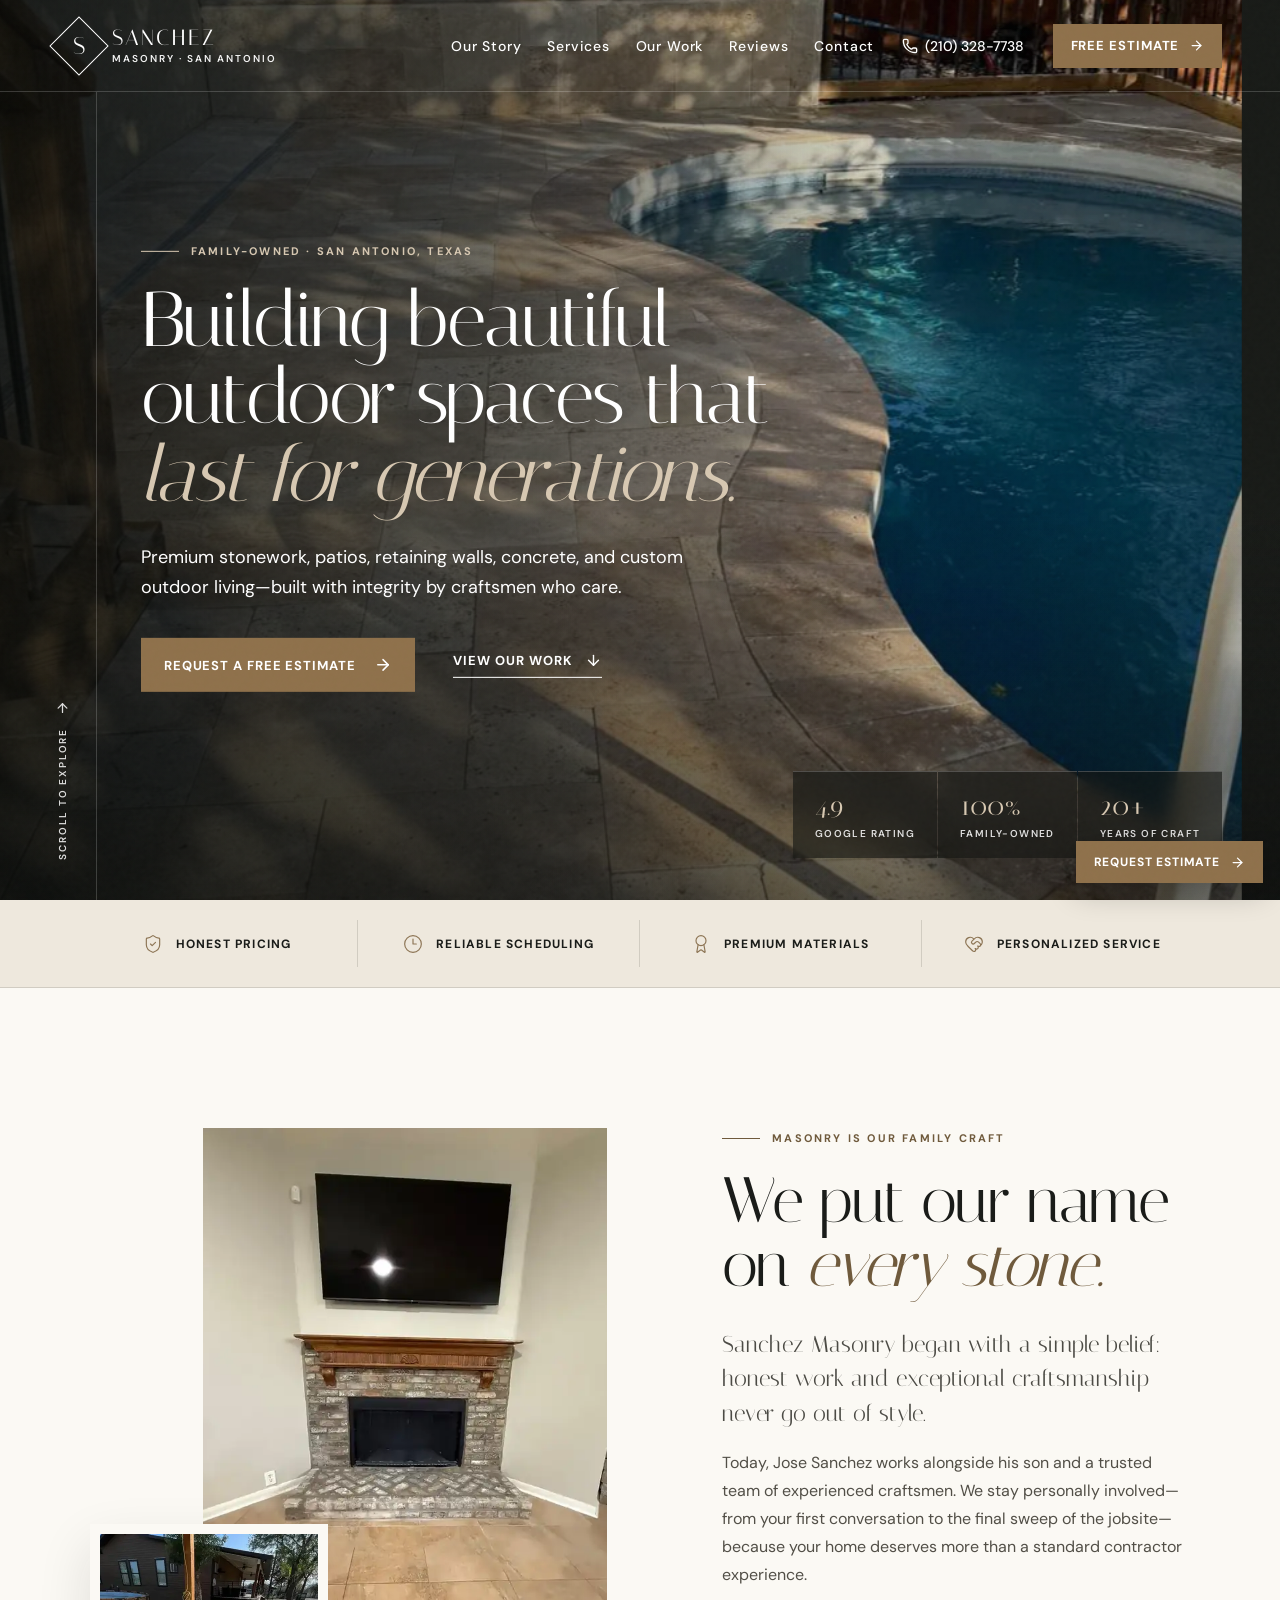
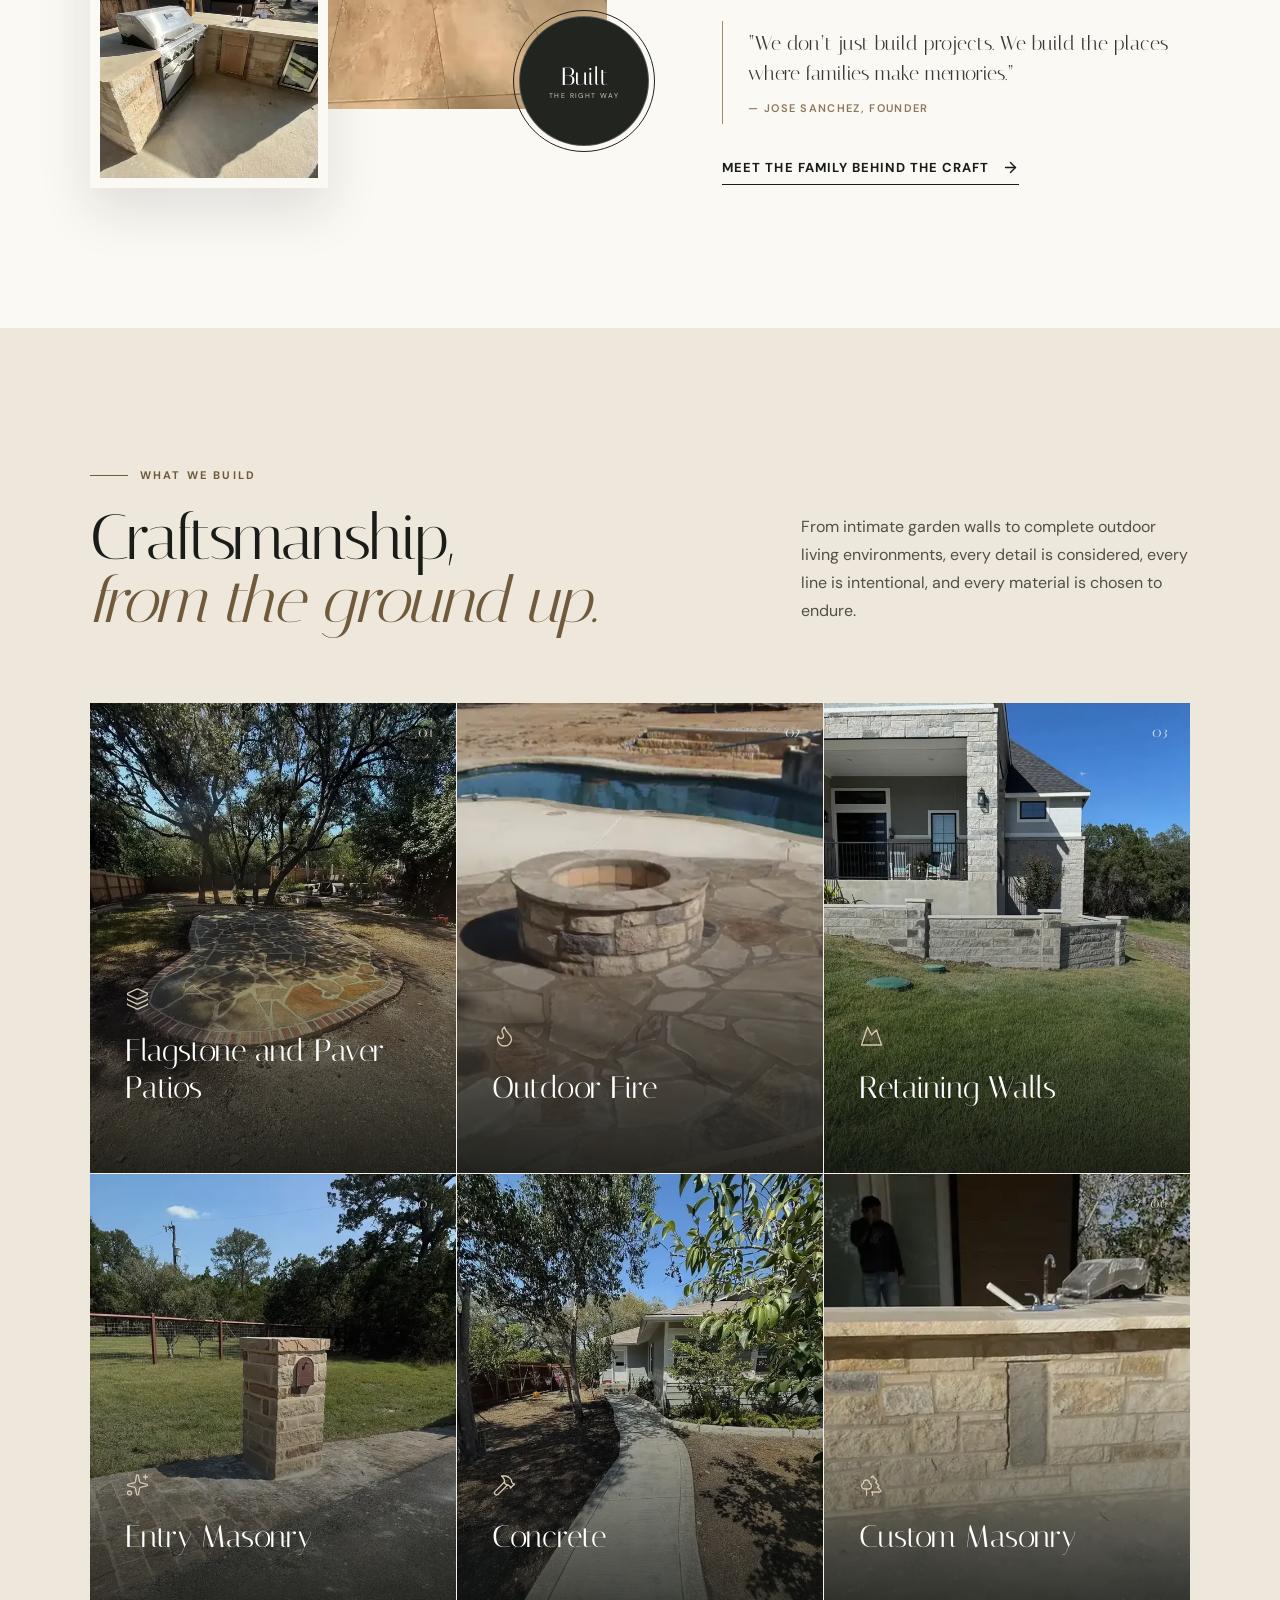
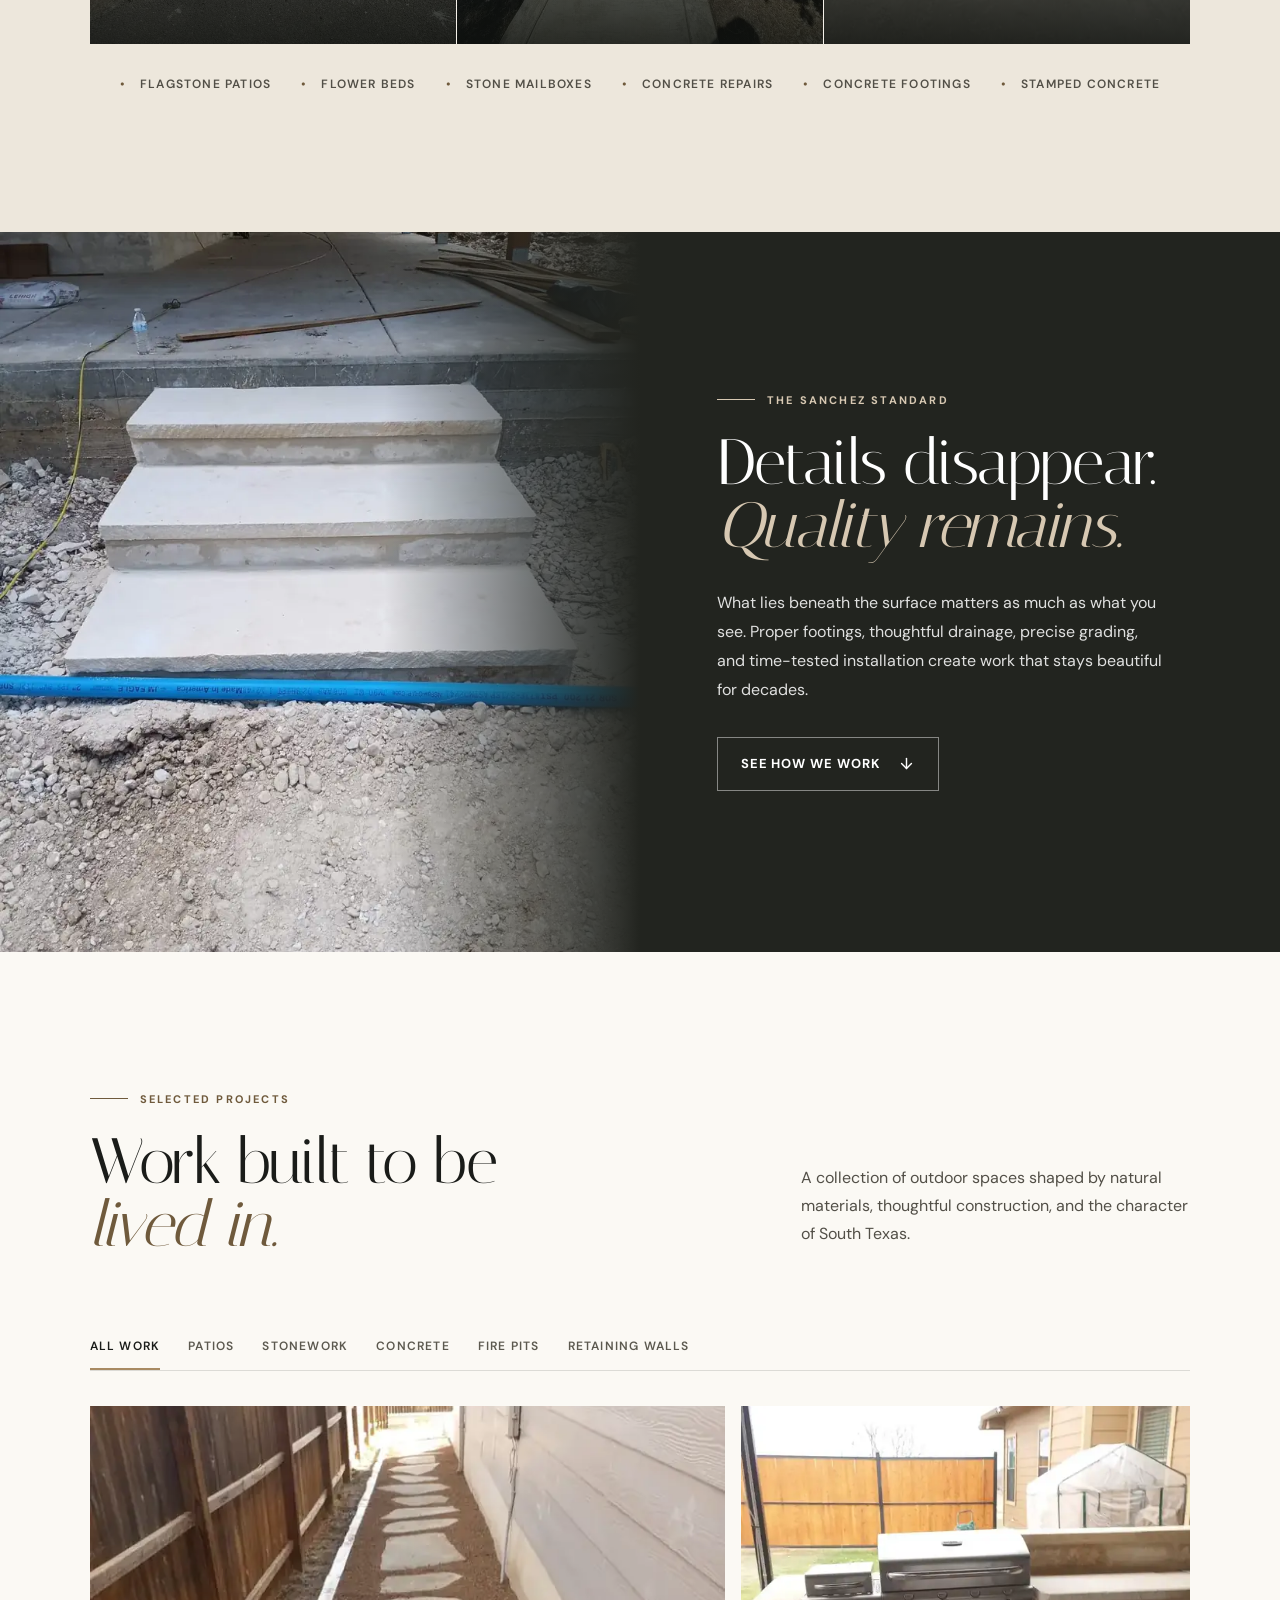
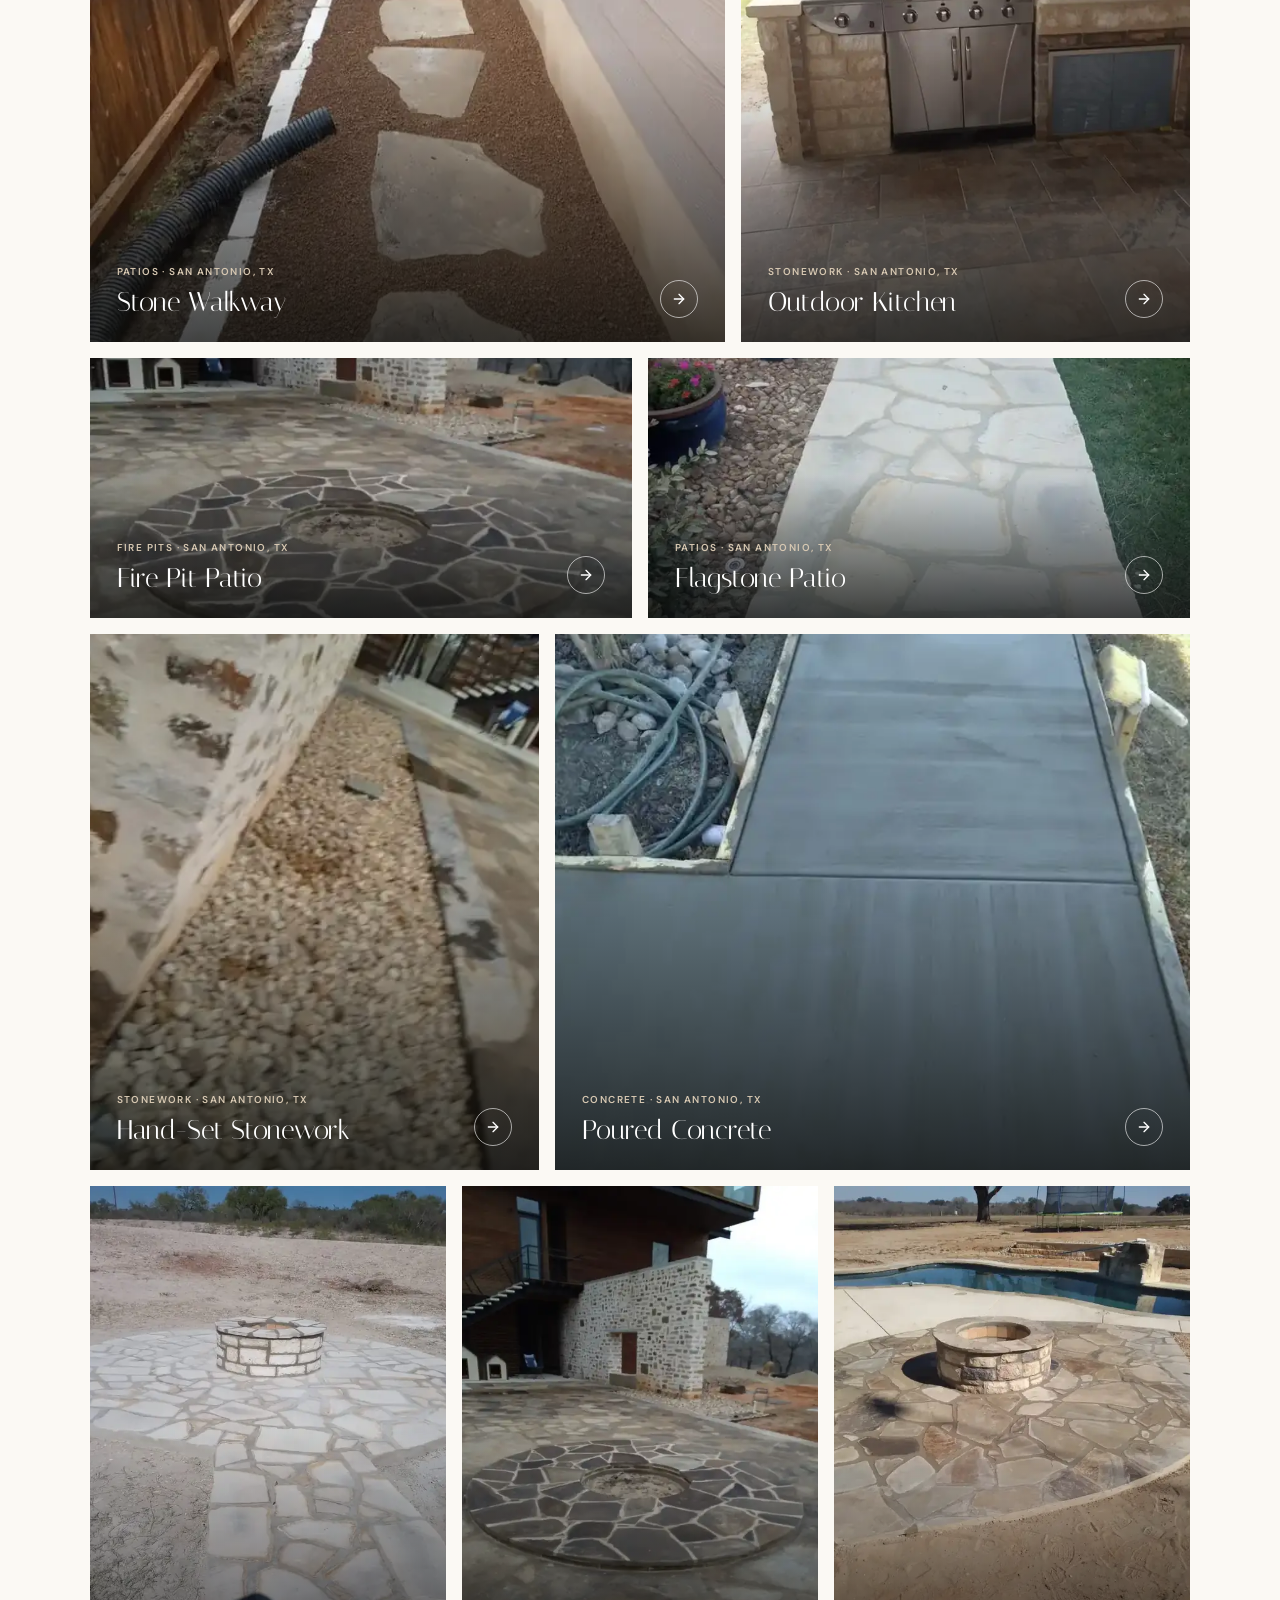
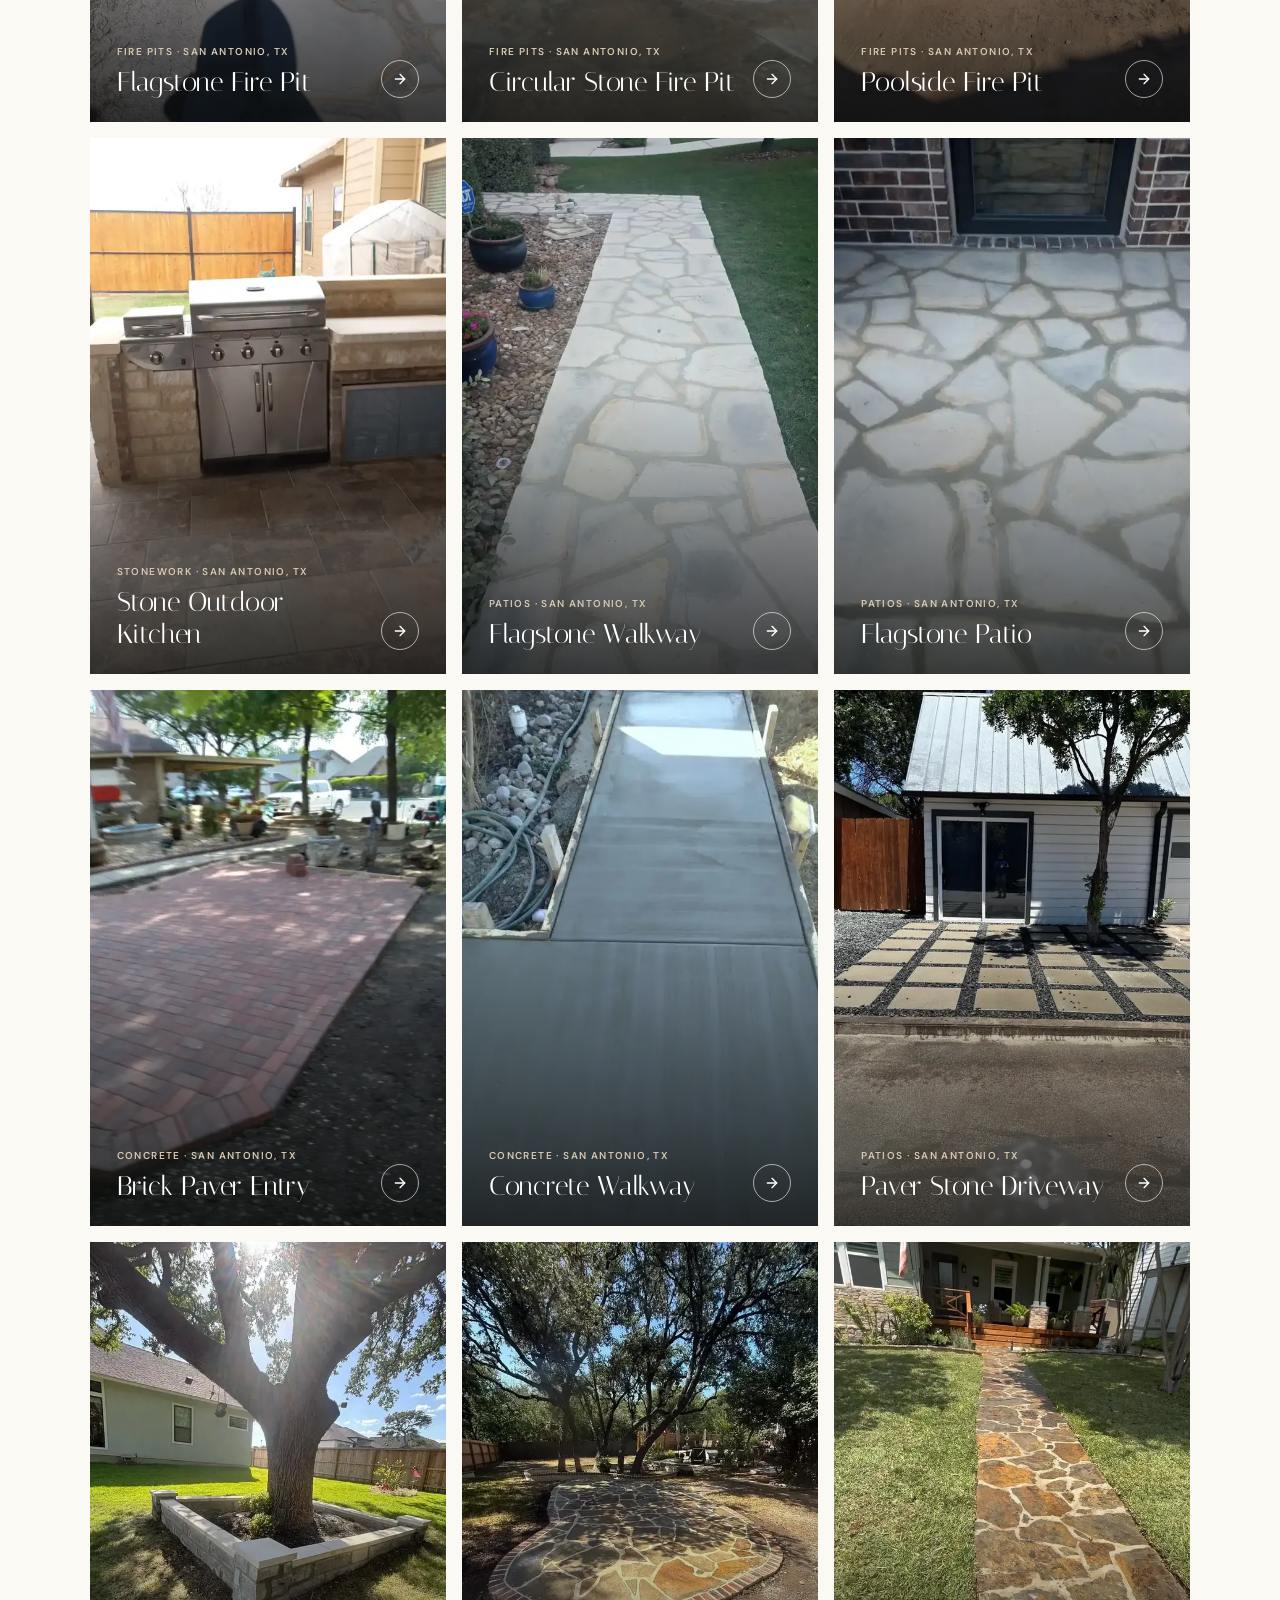
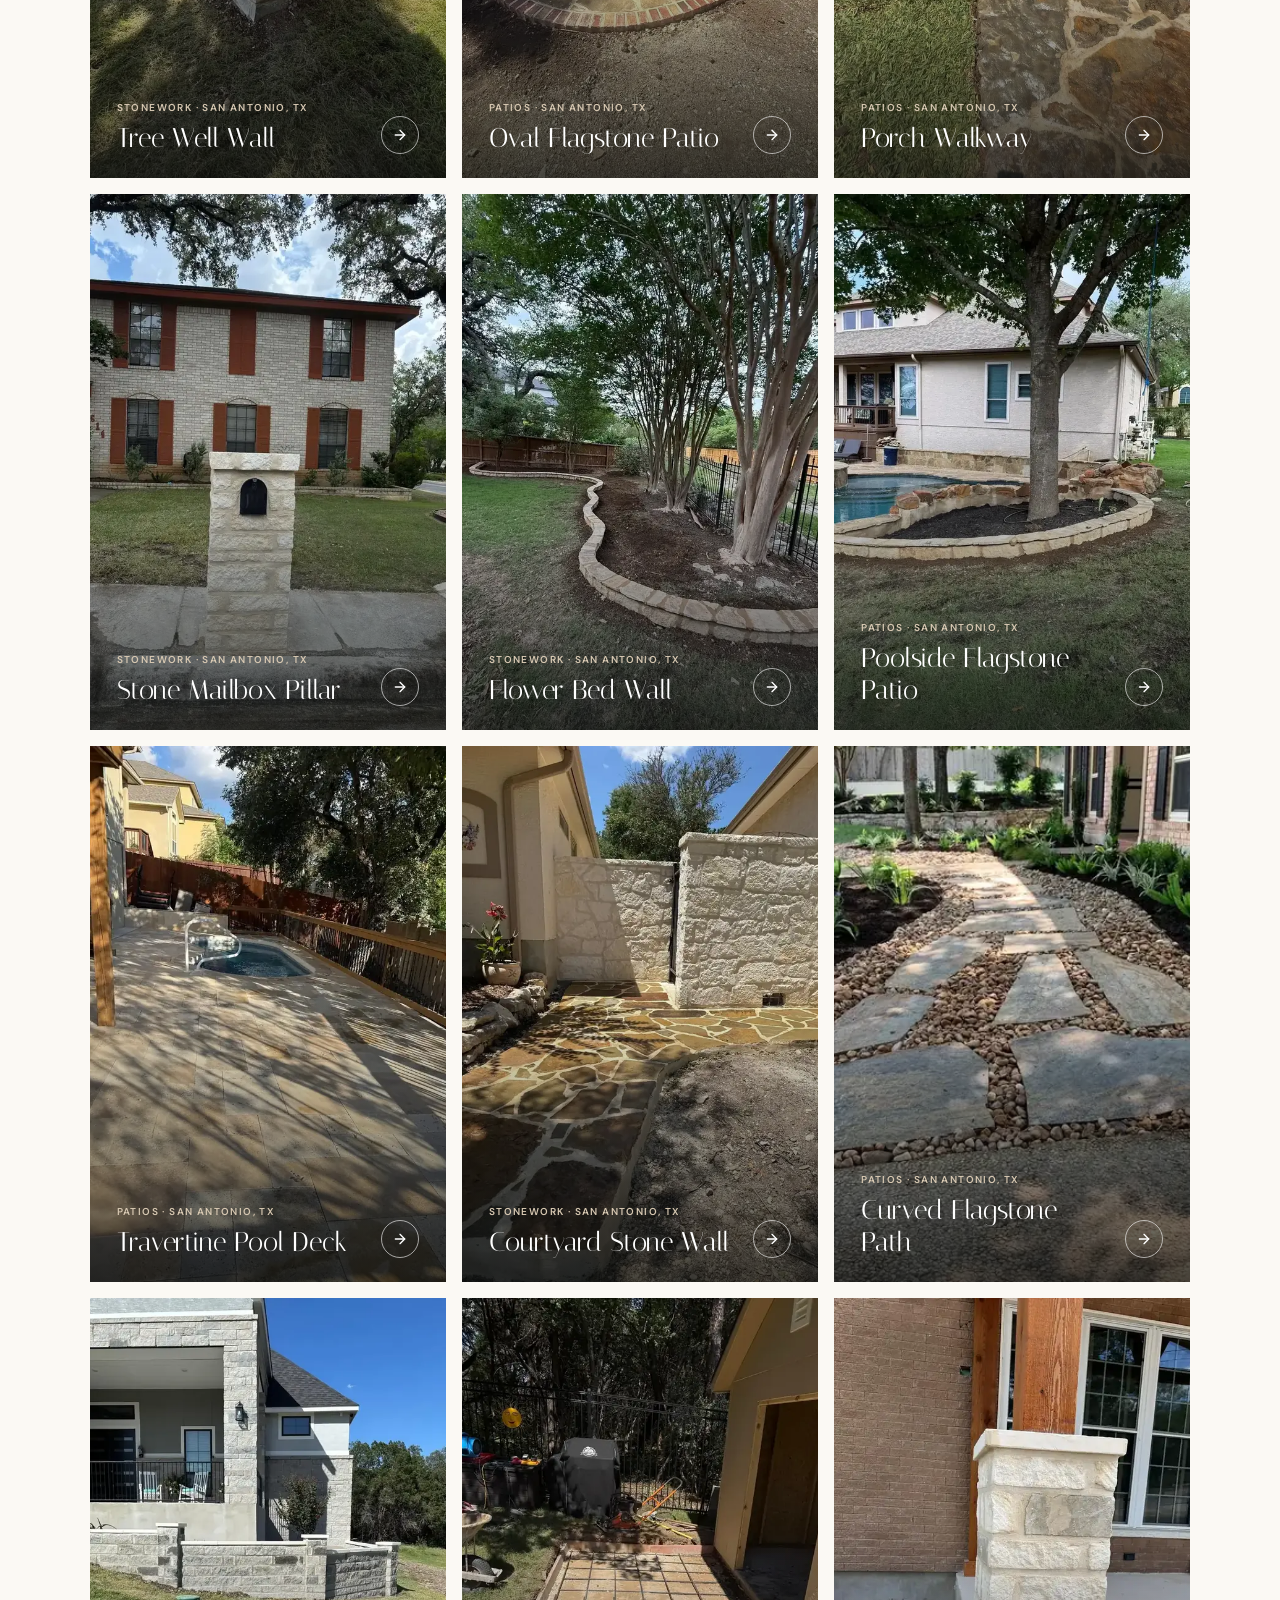
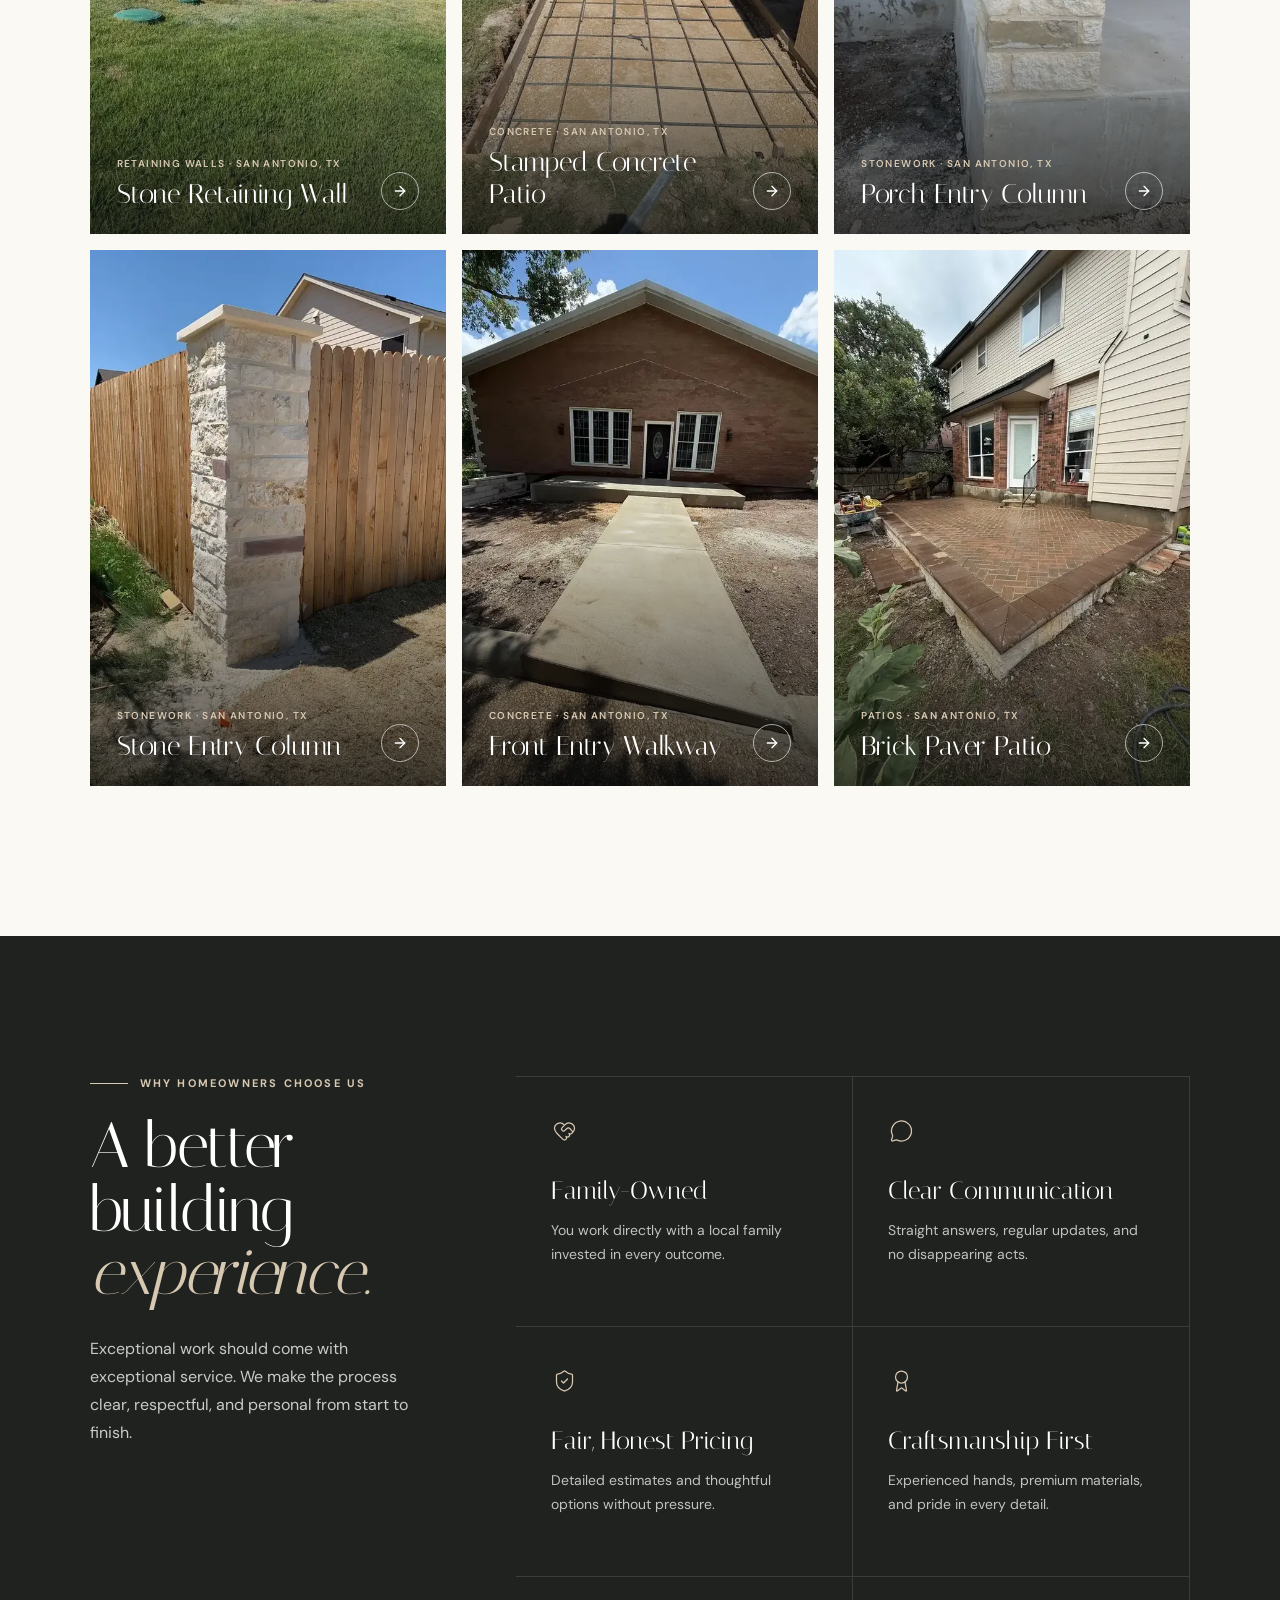
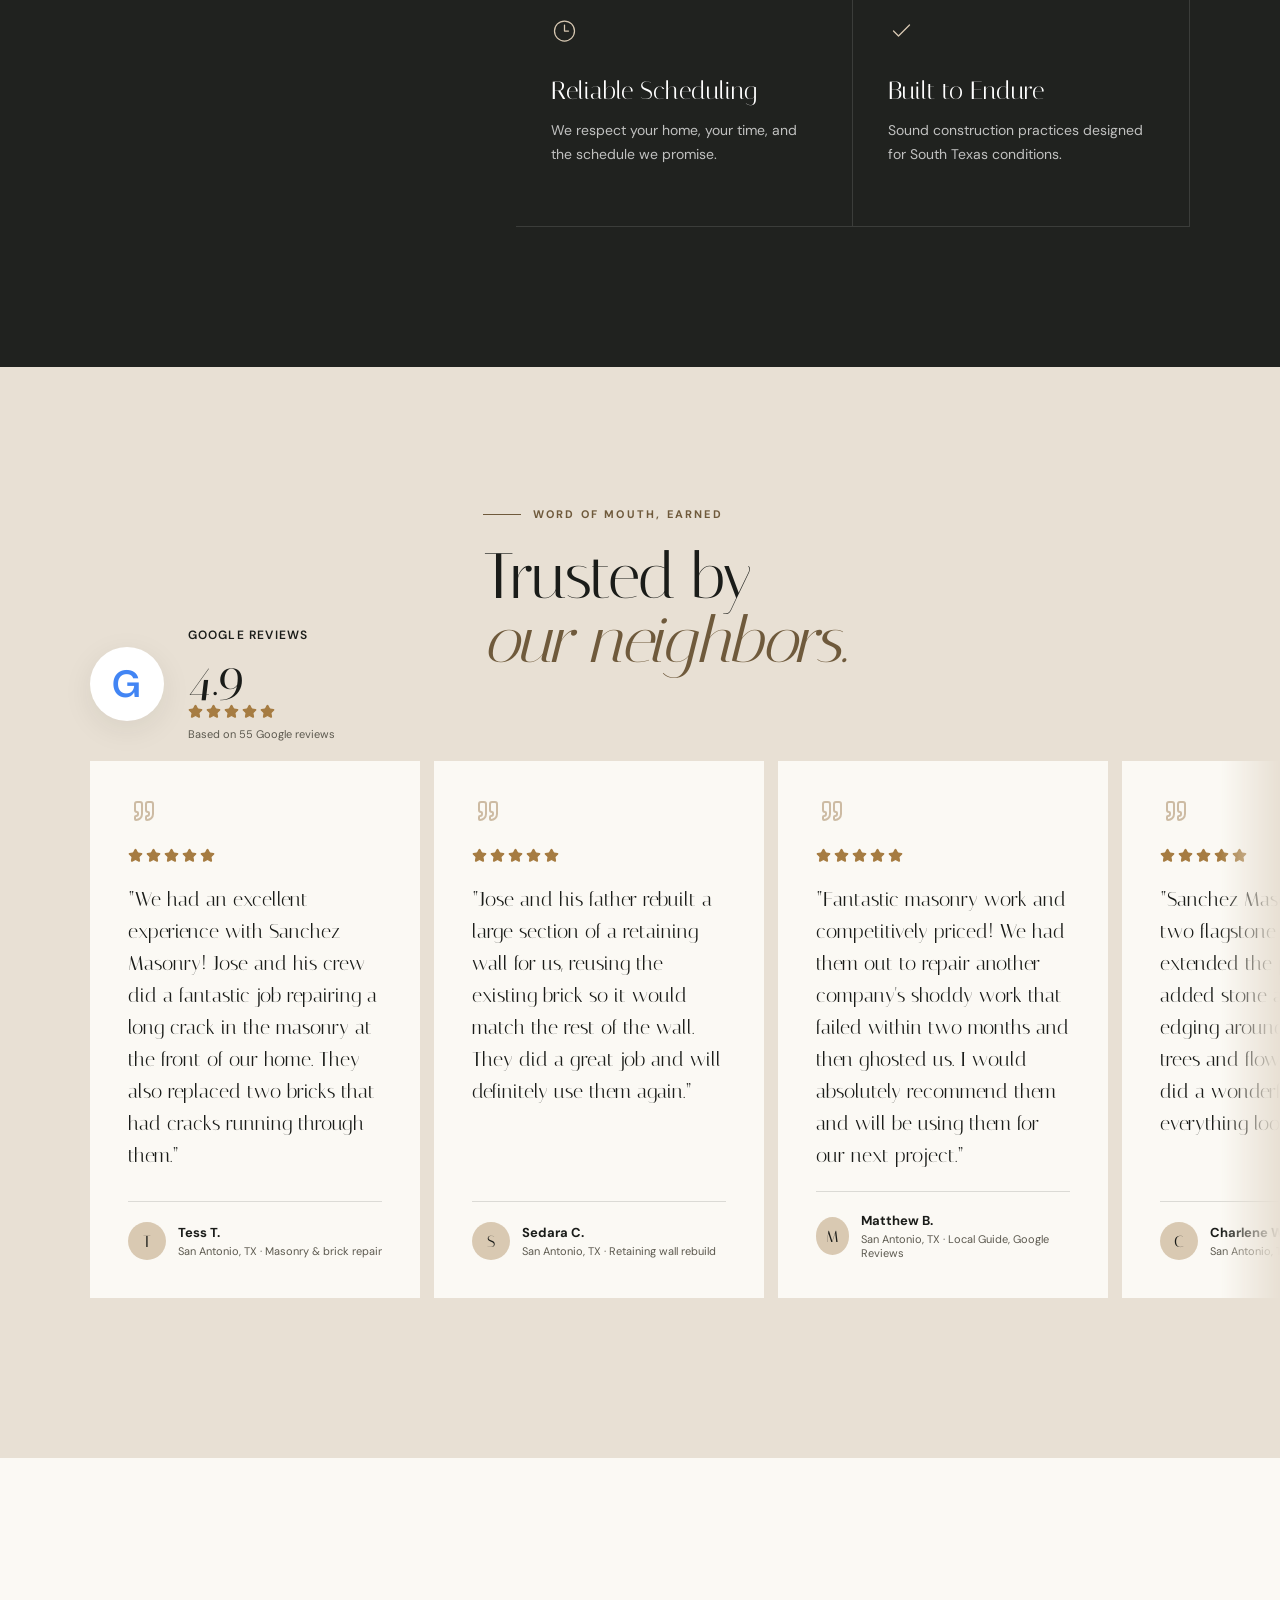
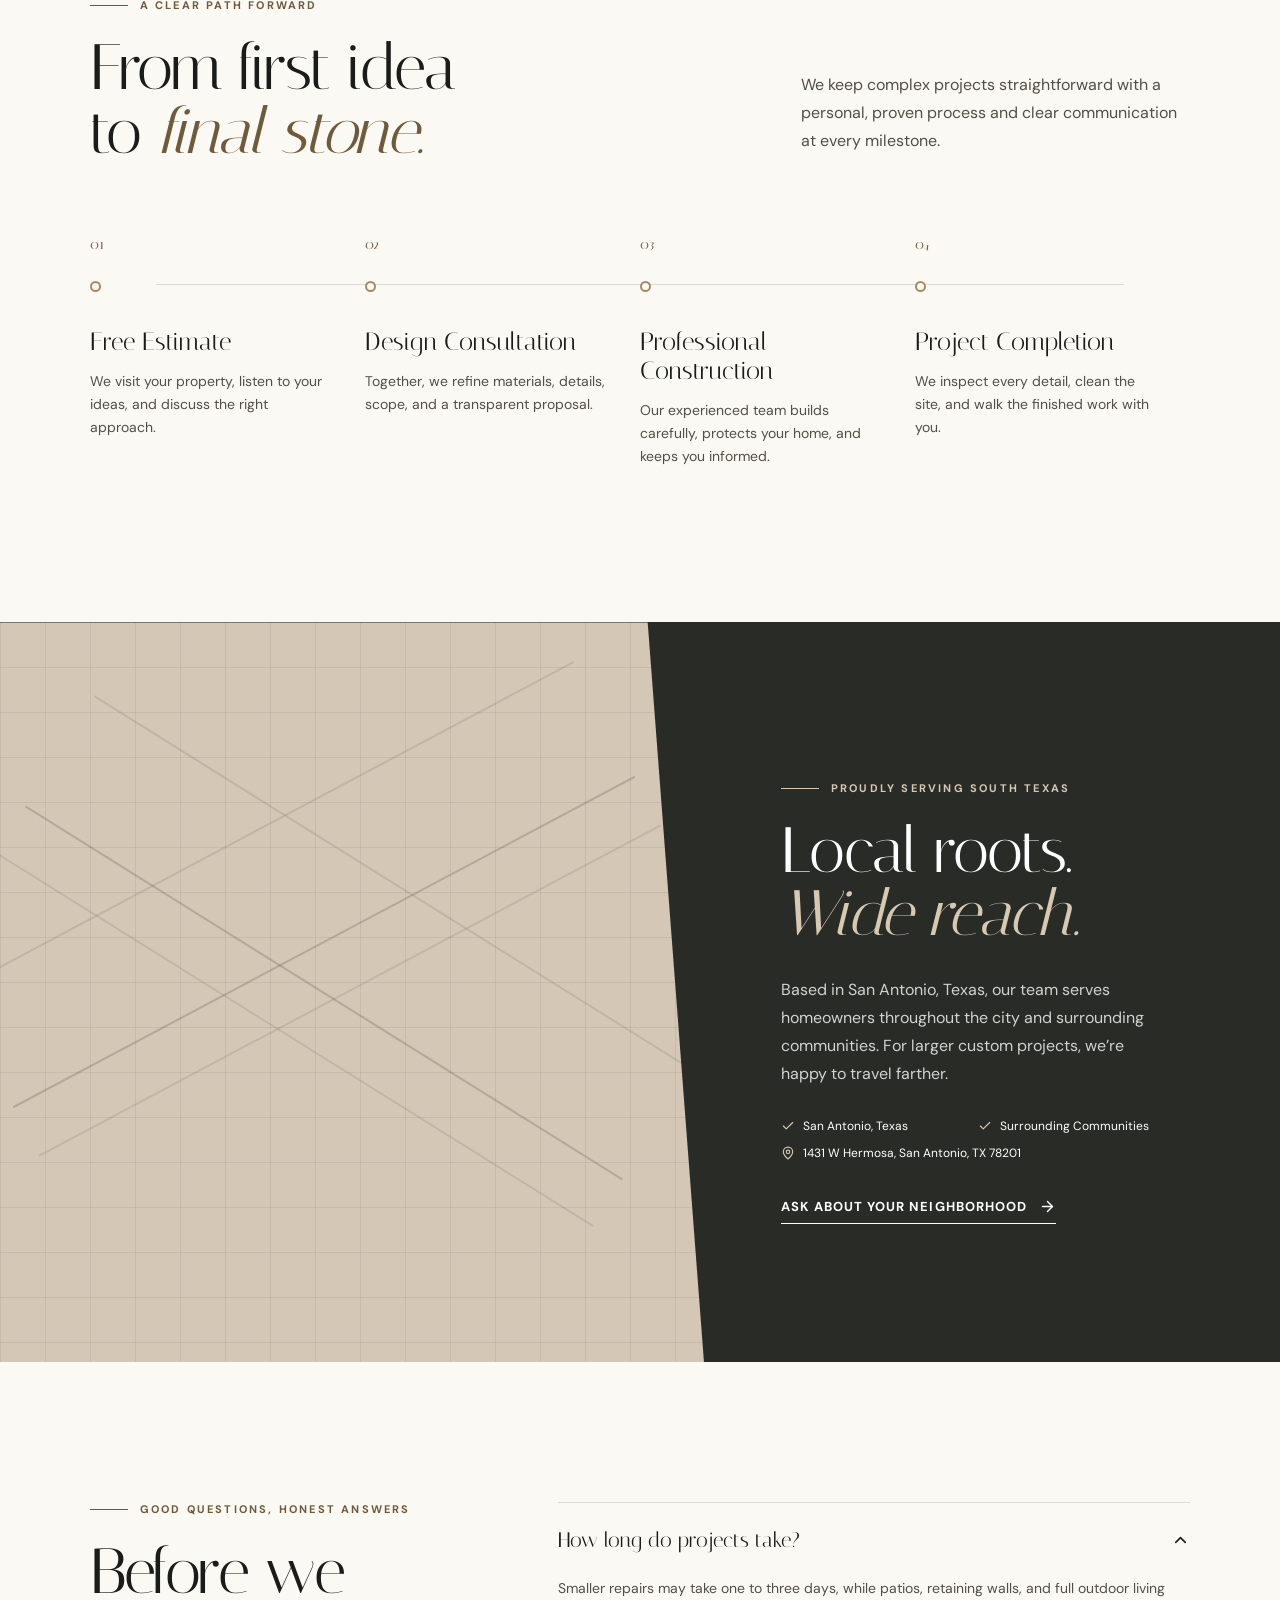
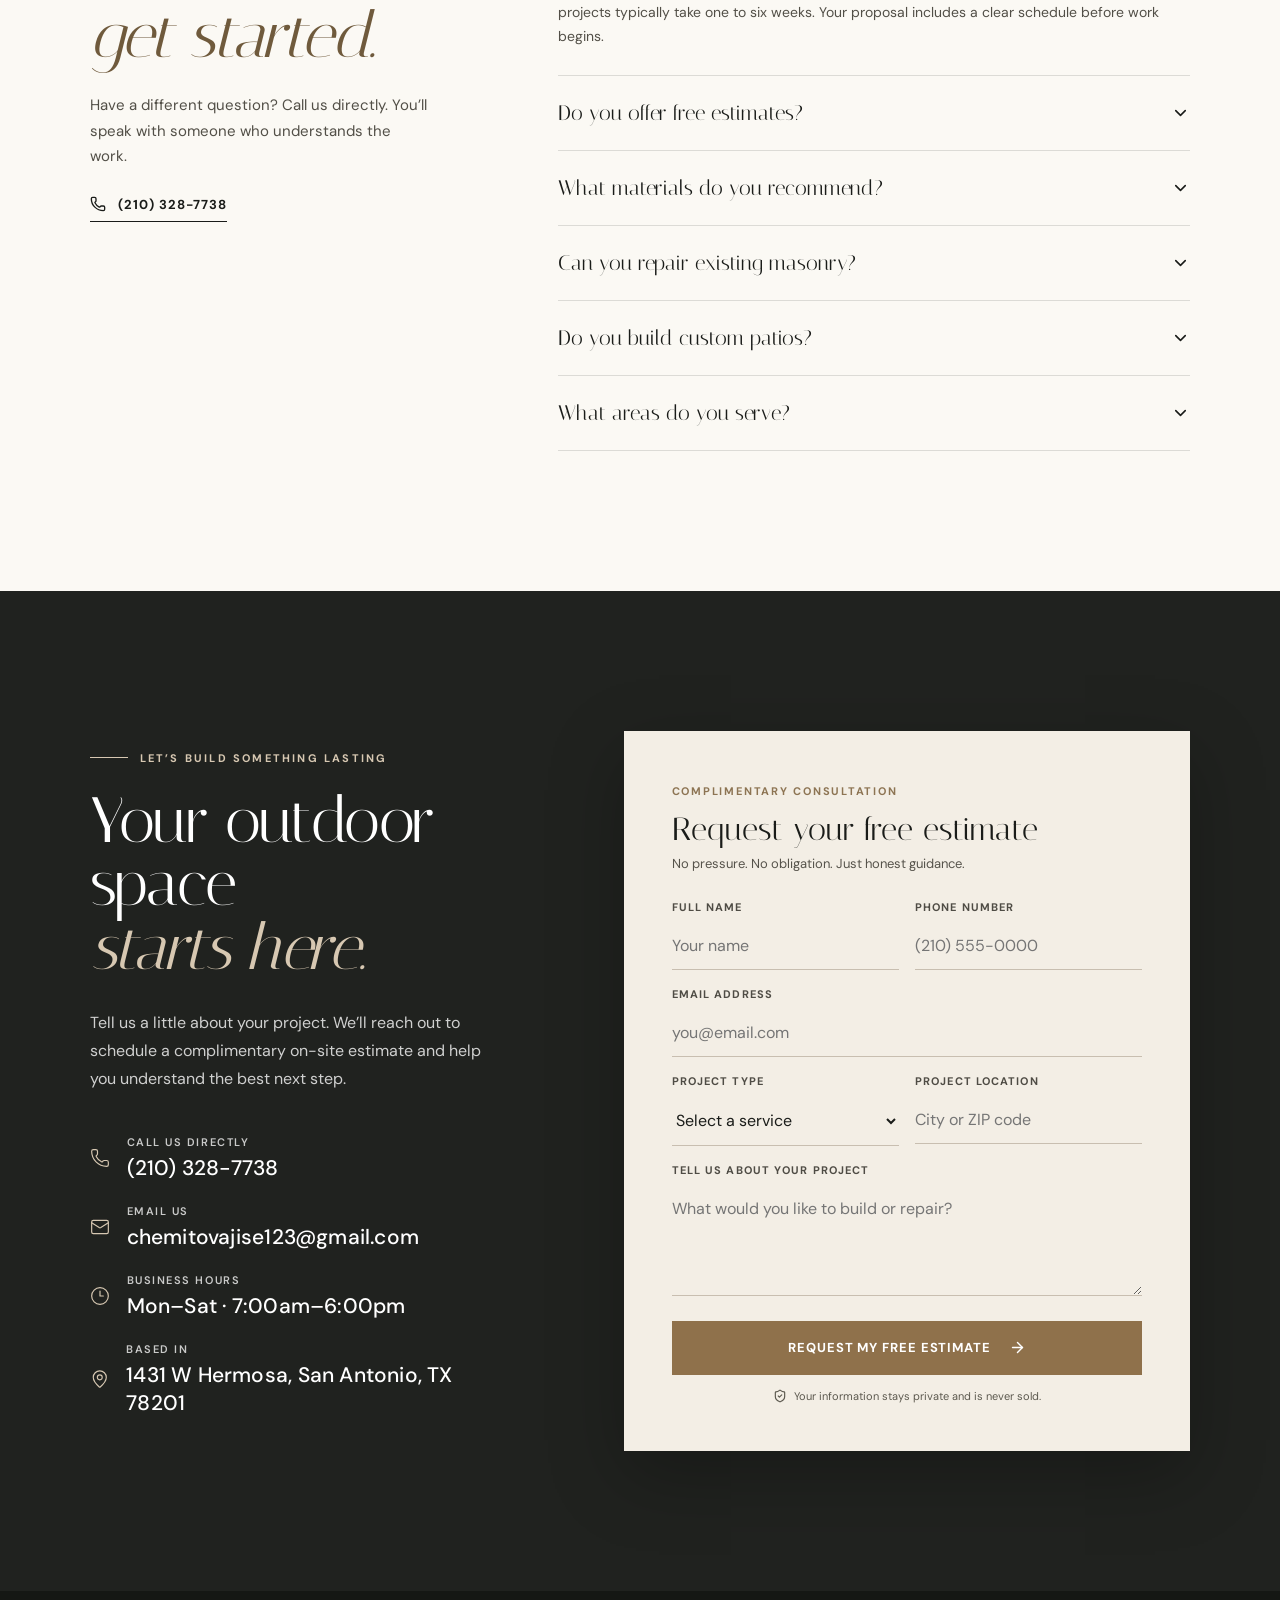
<file: index.html>
<!DOCTYPE html>
<html lang="en">
<head>
<meta charset="utf-8"/>
<script>if("scrollRestoration" in history){history.scrollRestoration="manual";}if(location.hash){history.replaceState(null,"",location.pathname+location.search);}window.scrollTo(0,0);window.addEventListener("pageshow",function(){window.scrollTo(0,0);});window.addEventListener("load",function(){window.scrollTo(0,0);});</script>
<!-- Google tag (gtag.js) -->
<script async src="https://www.googletagmanager.com/gtag/js?id=G-GGHVWNYX5R"></script>
<script>window.dataLayer=window.dataLayer||[];function gtag(){dataLayer.push(arguments);}gtag('js',new Date());gtag('config','G-GGHVWNYX5R');</script>
<!-- Google Search Console verification: paste the content value Search Console gives you, then uncomment -->
<!-- <meta name="google-site-verification" content="PASTE_VERIFICATION_CODE_HERE"/> -->
<link rel="icon" href="favicon.svg" type="image/svg+xml"/>
<link rel="icon" href="favicon.ico" sizes="any"/>
<link rel="apple-touch-icon" href="apple-touch-icon.png"/>
<meta name="viewport" content="width=device-width, initial-scale=1"/>
<title>Sanchez Masonry | Luxury Masonry Contractor San Antonio</title>
<meta name="description" content="Family-owned San Antonio masonry contractor specializing in stone patios, retaining walls, outdoor fire pits, concrete, and custom outdoor living."/>
<meta name="keywords" content="Masonry Contractor San Antonio, Stone Mason San Antonio, Flagstone Patio San Antonio, Retaining Wall Contractor, Concrete Contractor San Antonio, Stamped Concrete San Antonio, Stone Mailboxes, Outdoor Fire Pits, Custom Masonry"/>
<meta property="og:title" content="Sanchez Masonry | Built to Last for Generations"/>
<meta property="og:description" content="Premium masonry and outdoor construction, proudly serving San Antonio and surrounding communities."/>
<meta property="og:image" content="https://masonrysanchez.com/images/hero-pool-patio.webp"/>
<meta property="og:image:width" content="1200"/>
<meta property="og:image:height" content="744"/>
<meta property="og:url" content="https://masonrysanchez.com/"/>
<meta property="og:site_name" content="Sanchez Masonry"/>
<meta property="og:locale" content="en_US"/>
<meta name="twitter:title" content="Sanchez Masonry | Built to Last for Generations"/>
<meta name="twitter:description" content="Premium masonry and outdoor construction, proudly serving San Antonio and surrounding communities."/>
<meta name="twitter:image" content="https://masonrysanchez.com/images/hero-pool-patio.webp"/>
<meta property="og:type" content="website"/>
<meta name="twitter:card" content="summary_large_image"/>
<meta name="theme-color" content="#191b18"/>
<meta name="robots" content="index, follow"/>
<meta name="geo.region" content="US-TX"/>
<meta name="geo.placename" content="San Antonio"/>
<meta name="geo.position" content="29.4785446;-98.5179220"/>
<meta name="ICBM" content="29.4785446, -98.5179220"/>
<link rel="canonical" href="https://masonrysanchez.com/"/>
<link rel="preload" as="image" href="images/hero-pool-patio.webp" imagesrcset="images/hero-pool-patio-mobile.webp 950w, images/hero-pool-patio.webp 1200w" imagesizes="100vw"/>
<link rel="preconnect" href="https://fonts.googleapis.com"/>
<link rel="preconnect" href="https://fonts.gstatic.com" crossorigin/>
<link rel="preload" as="style" href="https://fonts.googleapis.com/css2?family=DM+Sans:wght@300;400;500;600&family=Italiana&display=swap"/>
<link rel="stylesheet" href="https://fonts.googleapis.com/css2?family=DM+Sans:wght@300;400;500;600&family=Italiana&display=swap" media="print" onload="this.media='all'"/>
<link rel="stylesheet" href="styles.css?v=21"/>
<noscript><link rel="stylesheet" href="https://fonts.googleapis.com/css2?family=DM+Sans:wght@300;400;500;600&family=Italiana&display=swap"/><style>.reveal{opacity:1!important;transform:none!important}</style></noscript>
<script type="application/ld+json">{"@context":"https://schema.org","@type":"HomeAndConstructionBusiness","@id":"https://masonrysanchez.com/#business","name":"Sanchez Masonry","description":"Family-owned masonry and outdoor construction company serving San Antonio, Texas. Specializing in flagstone patios, retaining walls, outdoor fire pits, concrete, and custom stonework.","telephone":"+1-210-328-7738","email":"chemitovajise123@gmail.com","areaServed":["San Antonio, TX","Surrounding Communities"],"address":{"@type":"PostalAddress","streetAddress":"1431 W Hermosa","addressLocality":"San Antonio","addressRegion":"TX","postalCode":"78201","addressCountry":"US"},"geo":{"@type":"GeoCoordinates","latitude":29.4785446,"longitude":-98.517922},"sameAs":["https://www.facebook.com/p/Sanchez-Masonry-61562207041331/","https://www.instagram.com/sanchezmasonrysa/"],"priceRange":"$$$","openingHoursSpecification":{"@type":"OpeningHoursSpecification","dayOfWeek":["Monday","Tuesday","Wednesday","Thursday","Friday","Saturday"],"opens":"07:00","closes":"18:00"},"image":"https://masonrysanchez.com/images/hero-pool-patio.webp","url":"https://masonrysanchez.com/","aggregateRating":{"@type":"AggregateRating","ratingValue":"4.9","reviewCount":"55","bestRating":"5","worstRating":"1"},"hasOfferCatalog":{"@type":"OfferCatalog","name":"Masonry Services","itemListElement":[{"@type":"Offer","itemOffered":{"@type":"Service","name":"Flagstone and Paver Patios","description":"Hand-laid flagstone, travertine, and paver patios built with proper base prep and drainage."}},{"@type":"Offer","itemOffered":{"@type":"Service","name":"Outdoor Fire Pits and Fireplaces","description":"Wood-burning fire pits and fireplaces built to code with stone or brick surrounds."}},{"@type":"Offer","itemOffered":{"@type":"Service","name":"Retaining Walls","description":"Engineered retaining and garden walls built for Texas soil and drainage conditions."}},{"@type":"Offer","itemOffered":{"@type":"Service","name":"Entry Masonry","description":"Stone mailbox pillars, columns, and entry features in matching stone or brick."}},{"@type":"Offer","itemOffered":{"@type":"Service","name":"Concrete","description":"Driveways, walkways, footings, and stamped or stained concrete finishes."}},{"@type":"Offer","itemOffered":{"@type":"Service","name":"Custom Masonry","description":"Custom stonework including outdoor kitchens, fireplaces, and one-of-a-kind features."}},{"@type":"Offer","itemOffered":{"@type":"Service","name":"Masonry & Concrete Repair","description":"Repair of cracked concrete, loose stone, failing mortar, damaged walls, and aging masonry, matched to existing materials."}}]}}</script>
<script type="application/ld+json">{"@context":"https://schema.org","@type":"FAQPage","mainEntity":[{"@type":"Question","name":"How long do projects take?","acceptedAnswer":{"@type":"Answer","text":"Smaller repairs may take one to three days, while patios, retaining walls, and full outdoor living projects typically take one to six weeks. Your proposal includes a clear schedule before work begins."}},{"@type":"Question","name":"Do you offer free estimates?","acceptedAnswer":{"@type":"Answer","text":"Yes. We provide complimentary on-site estimates throughout San Antonio and nearby communities, with honest recommendations and transparent scope."}},{"@type":"Question","name":"What materials do you recommend?","acceptedAnswer":{"@type":"Answer","text":"We select materials around your architecture, performance needs, and budget. Texas limestone, flagstone, concrete, and high-quality manufactured products are common choices."}},{"@type":"Question","name":"Can you repair existing masonry?","acceptedAnswer":{"@type":"Answer","text":"Absolutely. We repair cracked concrete, loose stone, failing mortar, damaged walls, and aging masonry while matching existing materials as closely as possible."}},{"@type":"Question","name":"Do you build custom patios?","acceptedAnswer":{"@type":"Answer","text":"Yes. Every patio can be tailored to your property, from shape and stone selection to seating walls, steps, fire features, and landscape transitions."}},{"@type":"Question","name":"What areas do you serve?","acceptedAnswer":{"@type":"Answer","text":"We serve San Antonio, Texas, and the surrounding communities. Reach out with your ZIP code or neighborhood and we'll confirm right away."}}]}</script>
</head>
<body>
<main><header class="site-header "><a href="#top" class="brand" aria-label="Sanchez Masonry home"><span class="brand-mark"><span>S</span></span><span class="brand-copy"><strong>Sanchez</strong><small>Masonry · San Antonio</small></span></a><nav class="desktop-nav" aria-label="Main navigation"><a href="#story">Our Story</a><a href="#services">Services</a><a href="#work">Our Work</a><a href="#reviews">Reviews</a><a href="#contact">Contact</a></nav><a class="header-phone" href="tel:+12103287738"><svg xmlns="http://www.w3.org/2000/svg" width="16" height="16" viewBox="0 0 24 24" fill="none" stroke="currentColor" stroke-width="2" stroke-linecap="round" stroke-linejoin="round" class="lucide lucide-phone" aria-hidden="true"><path d="M13.832 16.568a1 1 0 0 0 1.213-.303l.355-.465A2 2 0 0 1 17 15h3a2 2 0 0 1 2 2v3a2 2 0 0 1-2 2A18 18 0 0 1 2 4a2 2 0 0 1 2-2h3a2 2 0 0 1 2 2v3a2 2 0 0 1-.8 1.6l-.468.351a1 1 0 0 0-.292 1.233 14 14 0 0 0 6.392 6.384"></path></svg> (210) 328-7738</a><a class="button button-small desktop-cta" href="#estimate-form">Free Estimate <svg xmlns="http://www.w3.org/2000/svg" width="15" height="15" viewBox="0 0 24 24" fill="none" stroke="currentColor" stroke-width="2" stroke-linecap="round" stroke-linejoin="round" class="lucide lucide-arrow-right" aria-hidden="true"><path d="M5 12h14"></path><path d="m12 5 7 7-7 7"></path></svg></a><button class="menu-toggle" aria-label="Toggle navigation"><svg xmlns="http://www.w3.org/2000/svg" width="24" height="24" viewBox="0 0 24 24" fill="none" stroke="currentColor" stroke-width="2" stroke-linecap="round" stroke-linejoin="round" class="lucide lucide-menu" aria-hidden="true"><path d="M4 5h16"></path><path d="M4 12h16"></path><path d="M4 19h16"></path></svg></button><nav class="mobile-nav" aria-label="Mobile navigation"><a href="#story">Our Story</a><a href="#services">Services</a><a href="#work">Our Work</a><a href="#reviews">Reviews</a><a href="#contact">Contact</a></nav></header><section class="hero" id="top"><img class="hero-image" src="images/hero-pool-patio.webp" srcset="images/hero-pool-patio-mobile.webp 950w, images/hero-pool-patio.webp 1200w" sizes="100vw" alt="Custom travertine pool patio built by Sanchez Masonry in San Antonio"/><div class="hero-shade"></div><div class="hero-rule"></div><div class="hero-content"><div class="eyebrow light"><span></span> Family-owned · San Antonio, Texas</div><h1>Building beautiful<br/>outdoor spaces that<br/><em>last for generations.</em></h1><p>Premium stonework, patios, retaining walls, concrete, and custom outdoor living—built with integrity by craftsmen who care.</p><div class="hero-actions"><a href="#estimate-form" class="button">Request a Free Estimate <svg xmlns="http://www.w3.org/2000/svg" width="18" height="18" viewBox="0 0 24 24" fill="none" stroke="currentColor" stroke-width="2" stroke-linecap="round" stroke-linejoin="round" class="lucide lucide-arrow-right" aria-hidden="true"><path d="M5 12h14"></path><path d="m12 5 7 7-7 7"></path></svg></a><a href="#work" class="text-link light-link">View our work <svg xmlns="http://www.w3.org/2000/svg" width="17" height="17" viewBox="0 0 24 24" fill="none" stroke="currentColor" stroke-width="2" stroke-linecap="round" stroke-linejoin="round" class="lucide lucide-arrow-down" aria-hidden="true"><path d="M12 5v14"></path><path d="m19 12-7 7-7-7"></path></svg></a></div></div><div class="hero-proof"><div><strong>4.9</strong><span>Google rating</span></div><div><strong>100%</strong><span>Family-owned</span></div><div><strong>20+</strong><span>Years of craft</span></div></div><div class="scroll-note">Scroll to explore <svg xmlns="http://www.w3.org/2000/svg" width="15" height="15" viewBox="0 0 24 24" fill="none" stroke="currentColor" stroke-width="2" stroke-linecap="round" stroke-linejoin="round" class="lucide lucide-arrow-down" aria-hidden="true"><path d="M12 5v14"></path><path d="m19 12-7 7-7-7"></path></svg></div></section><section class="trust-strip" aria-label="Company promises"><span><svg xmlns="http://www.w3.org/2000/svg" width="24" height="24" viewBox="0 0 24 24" fill="none" stroke="currentColor" stroke-width="2" stroke-linecap="round" stroke-linejoin="round" class="lucide lucide-shield-check" aria-hidden="true"><path d="M20 13c0 5-3.5 7.5-7.66 8.95a1 1 0 0 1-.67-.01C7.5 20.5 4 18 4 13V6a1 1 0 0 1 1-1c2 0 4.5-1.2 6.24-2.72a1.17 1.17 0 0 1 1.52 0C14.51 3.81 17 5 19 5a1 1 0 0 1 1 1z"></path><path d="m9 12 2 2 4-4"></path></svg> Honest pricing</span><span><svg xmlns="http://www.w3.org/2000/svg" width="24" height="24" viewBox="0 0 24 24" fill="none" stroke="currentColor" stroke-width="2" stroke-linecap="round" stroke-linejoin="round" class="lucide lucide-clock3 lucide-clock-3" aria-hidden="true"><circle cx="12" cy="12" r="10"></circle><path d="M12 6v6h4"></path></svg> Reliable scheduling</span><span><svg xmlns="http://www.w3.org/2000/svg" width="24" height="24" viewBox="0 0 24 24" fill="none" stroke="currentColor" stroke-width="2" stroke-linecap="round" stroke-linejoin="round" class="lucide lucide-award" aria-hidden="true"><path d="m15.477 12.89 1.515 8.526a.5.5 0 0 1-.81.47l-3.58-2.687a1 1 0 0 0-1.197 0l-3.586 2.686a.5.5 0 0 1-.81-.469l1.514-8.526"></path><circle cx="12" cy="8" r="6"></circle></svg> Premium materials</span><span><svg xmlns="http://www.w3.org/2000/svg" width="24" height="24" viewBox="0 0 24 24" fill="none" stroke="currentColor" stroke-width="2" stroke-linecap="round" stroke-linejoin="round" class="lucide lucide-heart-handshake" aria-hidden="true"><path d="M19.414 14.414C21 12.828 22 11.5 22 9.5a5.5 5.5 0 0 0-9.591-3.676.6.6 0 0 1-.818.001A5.5 5.5 0 0 0 2 9.5c0 2.3 1.5 4 3 5.5l5.535 5.362a2 2 0 0 0 2.879.052 2.12 2.12 0 0 0-.004-3 2.124 2.124 0 1 0 3-3 2.124 2.124 0 0 0 3.004 0 2 2 0 0 0 0-2.828l-1.881-1.882a2.41 2.41 0 0 0-3.409 0l-1.71 1.71a2 2 0 0 1-2.828 0 2 2 0 0 1 0-2.828l2.823-2.762"></path></svg> Personalized service</span></section><section class="section story"><div class="story-images reveal"><div class="story-image-main"><img src="images/story-main-fireplace.webp" srcset="images/story-main-fireplace-small.webp 650w, images/story-main-fireplace.webp 825w" sizes="(max-width:780px) 50vw, 33vw" alt="Custom stone fireplace built by Sanchez Masonry"/></div><div class="story-image-float"><img src="images/story-float-outdoor-kitchen2.webp" srcset="images/story-float-outdoor-kitchen2-small.webp 650w, images/story-float-outdoor-kitchen2.webp 1100w" sizes="(max-width:780px) 50vw, 33vw" alt="Finished outdoor kitchen with built-in grill, San Antonio"/></div><div class="experience-seal"><strong>Built</strong><span>the right way</span></div></div><div class="story-copy reveal" id="story"><div class="eyebrow"><span></span> Masonry is our family craft</div><h2>We put our name<br/>on <em>every stone.</em></h2><p class="lead">Sanchez Masonry began with a simple belief: honest work and exceptional craftsmanship never go out of style.</p><p>Today, Jose Sanchez works alongside his son and a trusted team of experienced craftsmen. We stay personally involved—from your first conversation to the final sweep of the jobsite—because your home deserves more than a standard contractor experience.</p><blockquote>“We don’t just build projects. We build the places where families make memories.”<cite>— Jose Sanchez, Founder</cite></blockquote><a href="#contact" class="text-link">Meet the family behind the craft <svg xmlns="http://www.w3.org/2000/svg" width="17" height="17" viewBox="0 0 24 24" fill="none" stroke="currentColor" stroke-width="2" stroke-linecap="round" stroke-linejoin="round" class="lucide lucide-arrow-right" aria-hidden="true"><path d="M5 12h14"></path><path d="m12 5 7 7-7 7"></path></svg></a></div></section><section class="section services" id="services"><div class="section-heading"><div><div class="eyebrow"><span></span> What we build</div><h2>Craftsmanship,<br/><em>from the ground up.</em></h2></div><p>From intimate garden walls to complete outdoor living environments, every detail is considered, every line is intentional, and every material is chosen to endure.</p></div><div class="service-grid"><article class="service-card"><div class="service-flip"><div class="service-face service-face-front"><img src="images/gallery-oval-patio.webp" srcset="images/gallery-oval-patio-small.webp 650w, images/gallery-oval-patio.webp 825w" sizes="(max-width:780px) 50vw, 33vw" alt="Flagstone and Paver Patios" loading="lazy"/><div class="service-overlay"></div><div class="service-number">01</div><div class="service-content"><svg xmlns="http://www.w3.org/2000/svg" width="24" height="24" viewBox="0 0 24 24" fill="none" stroke="currentColor" stroke-width="2" stroke-linecap="round" stroke-linejoin="round" class="lucide lucide-layers" aria-hidden="true"><path d="M12.83 2.18a2 2 0 0 0-1.66 0L2.6 6.08a1 1 0 0 0 0 1.83l8.58 3.91a2 2 0 0 0 1.66 0l8.58-3.9a1 1 0 0 0 0-1.83z"></path><path d="M2 12a1 1 0 0 0 .58.91l8.6 3.91a2 2 0 0 0 1.65 0l8.58-3.9A1 1 0 0 0 22 12"></path><path d="M2 17a1 1 0 0 0 .58.91l8.6 3.91a2 2 0 0 0 1.65 0l8.58-3.9A1 1 0 0 0 22 17"></path></svg><h3>Flagstone and Paver Patios</h3><p>Hand-laid patios shaped around the way your family lives, gathers, and entertains.</p><span class="service-explore" role="button" tabindex="0">Explore service <svg xmlns="http://www.w3.org/2000/svg" width="15" height="15" viewBox="0 0 24 24" fill="none" stroke="currentColor" stroke-width="2" stroke-linecap="round" stroke-linejoin="round" class="lucide lucide-arrow-right" aria-hidden="true"><path d="M5 12h14"></path><path d="m12 5 7 7-7 7"></path></svg></span></div></div><div class="service-face service-face-back"><svg xmlns="http://www.w3.org/2000/svg" width="24" height="24" viewBox="0 0 24 24" fill="none" stroke="currentColor" stroke-width="2" stroke-linecap="round" stroke-linejoin="round" class="lucide lucide-layers" aria-hidden="true"><path d="M12.83 2.18a2 2 0 0 0-1.66 0L2.6 6.08a1 1 0 0 0 0 1.83l8.58 3.91a2 2 0 0 0 1.66 0l8.58-3.9a1 1 0 0 0 0-1.83z"></path><path d="M2 12a1 1 0 0 0 .58.91l8.6 3.91a2 2 0 0 0 1.65 0l8.58-3.9A1 1 0 0 0 22 12"></path><path d="M2 17a1 1 0 0 0 .58.91l8.6 3.91a2 2 0 0 0 1.65 0l8.58-3.9A1 1 0 0 0 22 17"></path></svg><h3>Flagstone and Paver Patios</h3><p>Every patio starts with proper excavation, base, and drainage — then flagstone, travertine, or pavers set by hand so the surface stays level and beautiful for decades, not just the first season.</p><button type="button" class="service-back-btn"><svg xmlns="http://www.w3.org/2000/svg" width="15" height="15" viewBox="0 0 24 24" fill="none" stroke="currentColor" stroke-width="2" stroke-linecap="round" stroke-linejoin="round" class="lucide lucide-arrow-right" aria-hidden="true"><path d="M5 12h14"></path><path d="m12 5 7 7-7 7"></path></svg> Back</button></div></div></article><article class="service-card"><div class="service-flip"><div class="service-face service-face-front"><img src="images/hero-firepit-patio.webp" srcset="images/hero-firepit-patio-small.webp 650w, images/hero-firepit-patio.webp 1200w" sizes="(max-width:780px) 50vw, 33vw" alt="Outdoor Fire" loading="lazy"/><div class="service-overlay"></div><div class="service-number">02</div><div class="service-content"><svg xmlns="http://www.w3.org/2000/svg" width="24" height="24" viewBox="0 0 24 24" fill="none" stroke="currentColor" stroke-width="2" stroke-linecap="round" stroke-linejoin="round" class="lucide lucide-flame" aria-hidden="true"><path d="M12 3q1 4 4 6.5t3 5.5a1 1 0 0 1-14 0 5 5 0 0 1 1-3 1 1 0 0 0 5 0c0-2-1.5-3-1.5-5q0-2 2.5-4"></path></svg><h3>Outdoor Fire</h3><p>Custom fire pits and fireplaces that turn open yards into year-round destinations.</p><span class="service-explore" role="button" tabindex="0">Explore service <svg xmlns="http://www.w3.org/2000/svg" width="15" height="15" viewBox="0 0 24 24" fill="none" stroke="currentColor" stroke-width="2" stroke-linecap="round" stroke-linejoin="round" class="lucide lucide-arrow-right" aria-hidden="true"><path d="M5 12h14"></path><path d="m12 5 7 7-7 7"></path></svg></span></div></div><div class="service-face service-face-back"><svg xmlns="http://www.w3.org/2000/svg" width="24" height="24" viewBox="0 0 24 24" fill="none" stroke="currentColor" stroke-width="2" stroke-linecap="round" stroke-linejoin="round" class="lucide lucide-flame" aria-hidden="true"><path d="M12 3q1 4 4 6.5t3 5.5a1 1 0 0 1-14 0 5 5 0 0 1 1-3 1 1 0 0 0 5 0c0-2-1.5-3-1.5-5q0-2 2.5-4"></path></svg><h3>Outdoor Fire</h3><p>Wood-burning, built to code with a proper footing and a stone or brick surround — designed to be the gathering spot for every cookout, holiday, and quiet evening outside.</p><button type="button" class="service-back-btn"><svg xmlns="http://www.w3.org/2000/svg" width="15" height="15" viewBox="0 0 24 24" fill="none" stroke="currentColor" stroke-width="2" stroke-linecap="round" stroke-linejoin="round" class="lucide lucide-arrow-right" aria-hidden="true"><path d="M5 12h14"></path><path d="m12 5 7 7-7 7"></path></svg> Back</button></div></div></article><article class="service-card"><div class="service-flip"><div class="service-face service-face-front"><img src="images/service-retaining-wall.webp" srcset="images/service-retaining-wall-small.webp 650w, images/service-retaining-wall.webp 824w" sizes="(max-width:780px) 50vw, 33vw" alt="Retaining Walls" loading="lazy"/><div class="service-overlay"></div><div class="service-number">03</div><div class="service-content"><svg xmlns="http://www.w3.org/2000/svg" width="24" height="24" viewBox="0 0 24 24" fill="none" stroke="currentColor" stroke-width="2" stroke-linecap="round" stroke-linejoin="round" class="lucide lucide-mountain" aria-hidden="true"><path d="m8 3 4 8 5-5 5 15H2L8 3z"></path></svg><h3>Retaining Walls</h3><p>Structural solutions engineered for Texas soil and finished with architectural beauty.</p><span class="service-explore" role="button" tabindex="0">Explore service <svg xmlns="http://www.w3.org/2000/svg" width="15" height="15" viewBox="0 0 24 24" fill="none" stroke="currentColor" stroke-width="2" stroke-linecap="round" stroke-linejoin="round" class="lucide lucide-arrow-right" aria-hidden="true"><path d="M5 12h14"></path><path d="m12 5 7 7-7 7"></path></svg></span></div></div><div class="service-face service-face-back"><svg xmlns="http://www.w3.org/2000/svg" width="24" height="24" viewBox="0 0 24 24" fill="none" stroke="currentColor" stroke-width="2" stroke-linecap="round" stroke-linejoin="round" class="lucide lucide-mountain" aria-hidden="true"><path d="m8 3 4 8 5-5 5 15H2L8 3z"></path></svg><h3>Retaining Walls</h3><p>Engineered to handle Texas clay and drainage, these walls hold back slopes and reclaim unusable yard space — finished in natural stone so function looks like architecture.</p><button type="button" class="service-back-btn"><svg xmlns="http://www.w3.org/2000/svg" width="15" height="15" viewBox="0 0 24 24" fill="none" stroke="currentColor" stroke-width="2" stroke-linecap="round" stroke-linejoin="round" class="lucide lucide-arrow-right" aria-hidden="true"><path d="M5 12h14"></path><path d="m12 5 7 7-7 7"></path></svg> Back</button></div></div></article><article class="service-card"><div class="service-flip"><div class="service-face service-face-front"><img src="images/service-entry-pillar.webp" srcset="images/service-entry-pillar-small.webp 650w, images/service-entry-pillar.webp 824w" sizes="(max-width:780px) 50vw, 33vw" alt="Entry Masonry" loading="lazy"/><div class="service-overlay"></div><div class="service-number">04</div><div class="service-content"><svg xmlns="http://www.w3.org/2000/svg" width="24" height="24" viewBox="0 0 24 24" fill="none" stroke="currentColor" stroke-width="2" stroke-linecap="round" stroke-linejoin="round" class="lucide lucide-sparkles" aria-hidden="true"><path d="M11.017 2.814a1 1 0 0 1 1.966 0l1.051 5.558a2 2 0 0 0 1.594 1.594l5.558 1.051a1 1 0 0 1 0 1.966l-5.558 1.051a2 2 0 0 0-1.594 1.594l-1.051 5.558a1 1 0 0 1-1.966 0l-1.051-5.558a2 2 0 0 0-1.594-1.594l-5.558-1.051a1 1 0 0 1 0-1.966l5.558-1.051a2 2 0 0 0 1.594-1.594z"></path><path d="M20 2v4"></path><path d="M22 4h-4"></path><circle cx="4" cy="20" r="2"></circle></svg><h3>Entry Masonry</h3><p>Stone pillars, mailboxes, and entry features that give your property a lasting first impression.</p><span class="service-explore" role="button" tabindex="0">Explore service <svg xmlns="http://www.w3.org/2000/svg" width="15" height="15" viewBox="0 0 24 24" fill="none" stroke="currentColor" stroke-width="2" stroke-linecap="round" stroke-linejoin="round" class="lucide lucide-arrow-right" aria-hidden="true"><path d="M5 12h14"></path><path d="m12 5 7 7-7 7"></path></svg></span></div></div><div class="service-face service-face-back"><svg xmlns="http://www.w3.org/2000/svg" width="24" height="24" viewBox="0 0 24 24" fill="none" stroke="currentColor" stroke-width="2" stroke-linecap="round" stroke-linejoin="round" class="lucide lucide-sparkles" aria-hidden="true"><path d="M11.017 2.814a1 1 0 0 1 1.966 0l1.051 5.558a2 2 0 0 0 1.594 1.594l5.558 1.051a1 1 0 0 1 0 1.966l-5.558 1.051a2 2 0 0 0-1.594 1.594l-1.051 5.558a1 1 0 0 1-1.966 0l-1.051-5.558a2 2 0 0 0-1.594-1.594l-5.558-1.051a1 1 0 0 1 0-1.966l5.558-1.051a2 2 0 0 0 1.594-1.594z"></path><path d="M20 2v4"></path><path d="M22 4h-4"></path><circle cx="4" cy="20" r="2"></circle></svg><h3>Entry Masonry</h3><p>Mailbox pillars, columns, and arches built in matching stone or brick — the kind of detail that makes a property feel finished the moment you pull up.</p><button type="button" class="service-back-btn"><svg xmlns="http://www.w3.org/2000/svg" width="15" height="15" viewBox="0 0 24 24" fill="none" stroke="currentColor" stroke-width="2" stroke-linecap="round" stroke-linejoin="round" class="lucide lucide-arrow-right" aria-hidden="true"><path d="M5 12h14"></path><path d="m12 5 7 7-7 7"></path></svg> Back</button></div></div></article><article class="service-card"><div class="service-flip"><div class="service-face service-face-front"><img src="images/service-concrete2.webp" srcset="images/service-concrete2-small.webp 650w, images/service-concrete2.webp 825w" sizes="(max-width:780px) 50vw, 33vw" alt="Concrete" loading="lazy"/><div class="service-overlay"></div><div class="service-number">05</div><div class="service-content"><svg xmlns="http://www.w3.org/2000/svg" width="24" height="24" viewBox="0 0 24 24" fill="none" stroke="currentColor" stroke-width="2" stroke-linecap="round" stroke-linejoin="round" class="lucide lucide-hammer" aria-hidden="true"><path d="m15 12-9.373 9.373a1 1 0 0 1-3.001-3L12 9"></path><path d="m18 15 4-4"></path><path d="m21.5 11.5-1.914-1.914A2 2 0 0 1 19 8.172v-.344a2 2 0 0 0-.586-1.414l-1.657-1.657A6 6 0 0 0 12.516 3H9l1.243 1.243A6 6 0 0 1 12 8.485V10l2 2h1.172a2 2 0 0 1 1.414.586L18.5 14.5"></path></svg><h3>Concrete</h3><p>Driveways, footings, repairs, and stamped finishes installed with precision from the ground up.</p><span class="service-explore" role="button" tabindex="0">Explore service <svg xmlns="http://www.w3.org/2000/svg" width="15" height="15" viewBox="0 0 24 24" fill="none" stroke="currentColor" stroke-width="2" stroke-linecap="round" stroke-linejoin="round" class="lucide lucide-arrow-right" aria-hidden="true"><path d="M5 12h14"></path><path d="m12 5 7 7-7 7"></path></svg></span></div></div><div class="service-face service-face-back"><svg xmlns="http://www.w3.org/2000/svg" width="24" height="24" viewBox="0 0 24 24" fill="none" stroke="currentColor" stroke-width="2" stroke-linecap="round" stroke-linejoin="round" class="lucide lucide-hammer" aria-hidden="true"><path d="m15 12-9.373 9.373a1 1 0 0 1-3.001-3L12 9"></path><path d="m18 15 4-4"></path><path d="m21.5 11.5-1.914-1.914A2 2 0 0 1 19 8.172v-.344a2 2 0 0 0-.586-1.414l-1.657-1.657A6 6 0 0 0 12.516 3H9l1.243 1.243A6 6 0 0 1 12 8.485V10l2 2h1.172a2 2 0 0 1 1.414.586L18.5 14.5"></path></svg><h3>Concrete</h3><p>From driveways and footings to stamped and stained finishes, every pour is graded, reinforced, and finished by hand for a clean result that lasts.</p><button type="button" class="service-back-btn"><svg xmlns="http://www.w3.org/2000/svg" width="15" height="15" viewBox="0 0 24 24" fill="none" stroke="currentColor" stroke-width="2" stroke-linecap="round" stroke-linejoin="round" class="lucide lucide-arrow-right" aria-hidden="true"><path d="M5 12h14"></path><path d="m12 5 7 7-7 7"></path></svg> Back</button></div></div></article><article class="service-card"><div class="service-flip"><div class="service-face service-face-front"><img src="images/service-custom-kitchen.webp" srcset="images/service-custom-kitchen-small.webp 650w, images/service-custom-kitchen.webp 1100w" sizes="(max-width:780px) 50vw, 33vw" alt="Custom Masonry" loading="lazy"/><div class="service-overlay"></div><div class="service-number">06</div><div class="service-content"><svg xmlns="http://www.w3.org/2000/svg" width="24" height="24" viewBox="0 0 24 24" fill="none" stroke="currentColor" stroke-width="2" stroke-linecap="round" stroke-linejoin="round" class="lucide lucide-trees" aria-hidden="true"><path d="M10 10v.2A3 3 0 0 1 8.9 16H5a3 3 0 0 1-1-5.8V10a3 3 0 0 1 6 0Z"></path><path d="M7 16v6"></path><path d="M13 19v3"></path><path d="M12 19h8.3a1 1 0 0 0 .7-1.7L18 14h.3a1 1 0 0 0 .7-1.7L16 9h.2a1 1 0 0 0 .8-1.7L13 3l-1.4 1.5"></path></svg><h3>Custom Masonry</h3><p>One-of-a-kind stonework designed to belong naturally to your home and landscape.</p><span class="service-explore" role="button" tabindex="0">Explore service <svg xmlns="http://www.w3.org/2000/svg" width="15" height="15" viewBox="0 0 24 24" fill="none" stroke="currentColor" stroke-width="2" stroke-linecap="round" stroke-linejoin="round" class="lucide lucide-arrow-right" aria-hidden="true"><path d="M5 12h14"></path><path d="m12 5 7 7-7 7"></path></svg></span></div></div><div class="service-face service-face-back"><svg xmlns="http://www.w3.org/2000/svg" width="24" height="24" viewBox="0 0 24 24" fill="none" stroke="currentColor" stroke-width="2" stroke-linecap="round" stroke-linejoin="round" class="lucide lucide-trees" aria-hidden="true"><path d="M10 10v.2A3 3 0 0 1 8.9 16H5a3 3 0 0 1-1-5.8V10a3 3 0 0 1 6 0Z"></path><path d="M7 16v6"></path><path d="M13 19v3"></path><path d="M12 19h8.3a1 1 0 0 0 .7-1.7L18 14h.3a1 1 0 0 0 .7-1.7L16 9h.2a1 1 0 0 0 .8-1.7L13 3l-1.4 1.5"></path></svg><h3>Custom Masonry</h3><p>Outdoor kitchens, fireplaces, statuary bases, even a fish tank surround — if you can sketch it in stone or concrete, we can build it to match your home.</p><button type="button" class="service-back-btn"><svg xmlns="http://www.w3.org/2000/svg" width="15" height="15" viewBox="0 0 24 24" fill="none" stroke="currentColor" stroke-width="2" stroke-linecap="round" stroke-linejoin="round" class="lucide lucide-arrow-right" aria-hidden="true"><path d="M5 12h14"></path><path d="m12 5 7 7-7 7"></path></svg> Back</button></div></div></article></div><div class="service-list"><span>Flagstone Patios</span><span>Flower Beds</span><span>Stone Mailboxes</span><span>Concrete Repairs</span><span>Concrete Footings</span><span>Stamped Concrete</span></div></section><section class="craft-break"><div class="craft-image"></div><div class="craft-content"><div class="eyebrow light"><span></span> The Sanchez standard</div><h2>Details disappear.<br/><em>Quality remains.</em></h2><p>What lies beneath the surface matters as much as what you see. Proper footings, thoughtful drainage, precise grading, and time-tested installation create work that stays beautiful for decades.</p><a href="#process" class="button button-outline">See how we work <svg xmlns="http://www.w3.org/2000/svg" width="17" height="17" viewBox="0 0 24 24" fill="none" stroke="currentColor" stroke-width="2" stroke-linecap="round" stroke-linejoin="round" class="lucide lucide-arrow-down" aria-hidden="true"><path d="M12 5v14"></path><path d="m19 12-7 7-7-7"></path></svg></a></div></section><section class="section portfolio" id="work"><div class="section-heading portfolio-heading"><div><div class="eyebrow"><span></span> Selected projects</div><h2>Work built to be<br/><em>lived in.</em></h2></div><p>A collection of outdoor spaces shaped by natural materials, thoughtful construction, and the character of South Texas.</p></div><div class="filters" role="group" aria-label="Filter projects"><button class="active">All Work</button><button class="">Patios</button><button class="">Stonework</button><button class="">Concrete</button><button class="">Fire Pits</button><button class="">Retaining Walls</button></div><div class="project-grid"><button data-category="Patios" class="project-card project-0"><img src="images/teaser-flagstone-walkway.webp" srcset="images/teaser-flagstone-walkway-small.webp 650w, images/teaser-flagstone-walkway.webp 827w" sizes="(max-width:780px) 50vw, 33vw" alt="Real stone walkway, San Antonio" loading="lazy"/><div class="project-shade"></div><div class="project-info"><span>Patios · San Antonio, TX</span><h3>Stone Walkway</h3><i><svg xmlns="http://www.w3.org/2000/svg" width="24" height="24" viewBox="0 0 24 24" fill="none" stroke="currentColor" stroke-width="2" stroke-linecap="round" stroke-linejoin="round" class="lucide lucide-arrow-right" aria-hidden="true"><path d="M5 12h14"></path><path d="m12 5 7 7-7 7"></path></svg></i></div></button><button data-category="Stonework" class="project-card project-1"><img src="images/teaser-outdoor-kitchen.webp" srcset="images/teaser-outdoor-kitchen-small.webp 650w, images/teaser-outdoor-kitchen.webp 827w" sizes="(max-width:780px) 50vw, 33vw" alt="Real finished outdoor kitchen, San Antonio" loading="lazy"/><div class="project-shade"></div><div class="project-info"><span>Stonework · San Antonio, TX</span><h3>Outdoor Kitchen</h3><i><svg xmlns="http://www.w3.org/2000/svg" width="24" height="24" viewBox="0 0 24 24" fill="none" stroke="currentColor" stroke-width="2" stroke-linecap="round" stroke-linejoin="round" class="lucide lucide-arrow-right" aria-hidden="true"><path d="M5 12h14"></path><path d="m12 5 7 7-7 7"></path></svg></i></div></button><button data-category="Fire Pits" class="project-card project-2"><img src="images/story-main-firepit-patio.webp" srcset="images/story-main-firepit-patio-small.webp 650w, images/story-main-firepit-patio.webp 825w" sizes="(max-width:780px) 50vw, 33vw" alt="Real stone fire pit and flagstone patio, San Antonio" loading="lazy"/><div class="project-shade"></div><div class="project-info"><span>Fire Pits · San Antonio, TX</span><h3>Fire Pit Patio</h3><i><svg xmlns="http://www.w3.org/2000/svg" width="24" height="24" viewBox="0 0 24 24" fill="none" stroke="currentColor" stroke-width="2" stroke-linecap="round" stroke-linejoin="round" class="lucide lucide-arrow-right" aria-hidden="true"><path d="M5 12h14"></path><path d="m12 5 7 7-7 7"></path></svg></i></div></button><button data-category="Patios" class="project-card project-3"><img src="images/service-patios.webp" srcset="images/service-patios-small.webp 650w, images/service-patios.webp 827w" sizes="(max-width:780px) 50vw, 33vw" alt="Real flagstone patio, San Antonio" loading="lazy"/><div class="project-shade"></div><div class="project-info"><span>Patios · San Antonio, TX</span><h3>Flagstone Patio</h3><i><svg xmlns="http://www.w3.org/2000/svg" width="24" height="24" viewBox="0 0 24 24" fill="none" stroke="currentColor" stroke-width="2" stroke-linecap="round" stroke-linejoin="round" class="lucide lucide-arrow-right" aria-hidden="true"><path d="M5 12h14"></path><path d="m12 5 7 7-7 7"></path></svg></i></div></button><button data-category="Stonework" class="project-card project-0"><img src="images/service-stonework-detail.webp" srcset="images/service-stonework-detail-small.webp 650w, images/service-stonework-detail.webp 1100w" sizes="(max-width:780px) 50vw, 33vw" alt="Real hand-set stone masonry detail, San Antonio" loading="lazy"/><div class="project-shade"></div><div class="project-info"><span>Stonework · San Antonio, TX</span><h3>Hand-Set Stonework</h3><i><svg xmlns="http://www.w3.org/2000/svg" width="24" height="24" viewBox="0 0 24 24" fill="none" stroke="currentColor" stroke-width="2" stroke-linecap="round" stroke-linejoin="round" class="lucide lucide-arrow-right" aria-hidden="true"><path d="M5 12h14"></path><path d="m12 5 7 7-7 7"></path></svg></i></div></button><button data-category="Concrete" class="project-card project-1"><img src="images/service-concrete.webp" srcset="images/service-concrete-small.webp 650w, images/service-concrete.webp 825w" sizes="(max-width:780px) 50vw, 33vw" alt="Real poured concrete patio slab, San Antonio" loading="lazy"/><div class="project-shade"></div><div class="project-info"><span>Concrete · San Antonio, TX</span><h3>Poured Concrete</h3><i><svg xmlns="http://www.w3.org/2000/svg" width="24" height="24" viewBox="0 0 24 24" fill="none" stroke="currentColor" stroke-width="2" stroke-linecap="round" stroke-linejoin="round" class="lucide lucide-arrow-right" aria-hidden="true"><path d="M5 12h14"></path><path d="m12 5 7 7-7 7"></path></svg></i></div></button><button data-category="Fire Pits" class="project-card is-real"><img src="images/work/firepit-ranch.webp" srcset="images/work/firepit-ranch-small.webp 650w, images/work/firepit-ranch.webp 827w" sizes="(max-width:780px) 50vw, 33vw" alt="Real stone fire pit with flagstone patio, San Antonio" loading="lazy"/><div class="project-shade"></div><div class="project-info"><span>Fire Pits · San Antonio, TX</span><h3>Flagstone Fire Pit</h3><i><svg xmlns="http://www.w3.org/2000/svg" width="24" height="24" viewBox="0 0 24 24" fill="none" stroke="currentColor" stroke-width="2" stroke-linecap="round" stroke-linejoin="round" class="lucide lucide-arrow-right" aria-hidden="true"><path d="M5 12h14"></path><path d="m12 5 7 7-7 7"></path></svg></i></div></button><button data-category="Fire Pits" class="project-card is-real"><img src="images/work/firepit-modern-home.webp" srcset="images/work/firepit-modern-home-small.webp 650w, images/work/firepit-modern-home.webp 825w" sizes="(max-width:780px) 50vw, 33vw" alt="Real circular stone fire pit patio by a modern home, San Antonio" loading="lazy"/><div class="project-shade"></div><div class="project-info"><span>Fire Pits · San Antonio, TX</span><h3>Circular Stone Fire Pit</h3><i><svg xmlns="http://www.w3.org/2000/svg" width="24" height="24" viewBox="0 0 24 24" fill="none" stroke="currentColor" stroke-width="2" stroke-linecap="round" stroke-linejoin="round" class="lucide lucide-arrow-right" aria-hidden="true"><path d="M5 12h14"></path><path d="m12 5 7 7-7 7"></path></svg></i></div></button><button data-category="Fire Pits" class="project-card is-real"><img src="images/work/firepit-pool-patio.webp" srcset="images/work/firepit-pool-patio-small.webp 650w, images/work/firepit-pool-patio.webp 825w" sizes="(max-width:780px) 50vw, 33vw" alt="Real stone fire pit beside pool patio, San Antonio" loading="lazy"/><div class="project-shade"></div><div class="project-info"><span>Fire Pits · San Antonio, TX</span><h3>Poolside Fire Pit</h3><i><svg xmlns="http://www.w3.org/2000/svg" width="24" height="24" viewBox="0 0 24 24" fill="none" stroke="currentColor" stroke-width="2" stroke-linecap="round" stroke-linejoin="round" class="lucide lucide-arrow-right" aria-hidden="true"><path d="M5 12h14"></path><path d="m12 5 7 7-7 7"></path></svg></i></div></button><button data-category="Stonework" class="project-card is-real"><img src="images/work/outdoor-kitchen.webp" srcset="images/work/outdoor-kitchen-small.webp 650w, images/work/outdoor-kitchen.webp 827w" sizes="(max-width:780px) 50vw, 33vw" alt="Real finished stone outdoor kitchen, San Antonio" loading="lazy"/><div class="project-shade"></div><div class="project-info"><span>Stonework · San Antonio, TX</span><h3>Stone Outdoor Kitchen</h3><i><svg xmlns="http://www.w3.org/2000/svg" width="24" height="24" viewBox="0 0 24 24" fill="none" stroke="currentColor" stroke-width="2" stroke-linecap="round" stroke-linejoin="round" class="lucide lucide-arrow-right" aria-hidden="true"><path d="M5 12h14"></path><path d="m12 5 7 7-7 7"></path></svg></i></div></button><button data-category="Patios" class="project-card is-real"><img src="images/work/flagstone-walkway.webp" srcset="images/work/flagstone-walkway-small.webp 650w, images/work/flagstone-walkway.webp 827w" sizes="(max-width:780px) 50vw, 33vw" alt="Real flagstone walkway along lawn, San Antonio" loading="lazy"/><div class="project-shade"></div><div class="project-info"><span>Patios · San Antonio, TX</span><h3>Flagstone Walkway</h3><i><svg xmlns="http://www.w3.org/2000/svg" width="24" height="24" viewBox="0 0 24 24" fill="none" stroke="currentColor" stroke-width="2" stroke-linecap="round" stroke-linejoin="round" class="lucide lucide-arrow-right" aria-hidden="true"><path d="M5 12h14"></path><path d="m12 5 7 7-7 7"></path></svg></i></div></button><button data-category="Patios" class="project-card is-real"><img src="images/work/flagstone-patio-corner.webp" srcset="images/work/flagstone-patio-corner-small.webp 650w, images/work/flagstone-patio-corner.webp 827w" sizes="(max-width:780px) 50vw, 33vw" alt="Real flagstone patio corner, San Antonio" loading="lazy"/><div class="project-shade"></div><div class="project-info"><span>Patios · San Antonio, TX</span><h3>Flagstone Patio</h3><i><svg xmlns="http://www.w3.org/2000/svg" width="24" height="24" viewBox="0 0 24 24" fill="none" stroke="currentColor" stroke-width="2" stroke-linecap="round" stroke-linejoin="round" class="lucide lucide-arrow-right" aria-hidden="true"><path d="M5 12h14"></path><path d="m12 5 7 7-7 7"></path></svg></i></div></button><button data-category="Concrete" class="project-card is-real"><img src="images/work/brick-paver-driveway.webp" srcset="images/work/brick-paver-driveway-small.webp 650w, images/work/brick-paver-driveway.webp 825w" sizes="(max-width:780px) 50vw, 33vw" alt="Real brick paver driveway, San Antonio" loading="lazy"/><div class="project-shade"></div><div class="project-info"><span>Concrete · San Antonio, TX</span><h3>Brick Paver Entry</h3><i><svg xmlns="http://www.w3.org/2000/svg" width="24" height="24" viewBox="0 0 24 24" fill="none" stroke="currentColor" stroke-width="2" stroke-linecap="round" stroke-linejoin="round" class="lucide lucide-arrow-right" aria-hidden="true"><path d="M5 12h14"></path><path d="m12 5 7 7-7 7"></path></svg></i></div></button><button data-category="Concrete" class="project-card is-real"><img src="images/work/concrete-walkway.webp" srcset="images/work/concrete-walkway-small.webp 650w, images/work/concrete-walkway.webp 825w" sizes="(max-width:780px) 50vw, 33vw" alt="Real freshly poured concrete walkway, San Antonio" loading="lazy"/><div class="project-shade"></div><div class="project-info"><span>Concrete · San Antonio, TX</span><h3>Concrete Walkway</h3><i><svg xmlns="http://www.w3.org/2000/svg" width="24" height="24" viewBox="0 0 24 24" fill="none" stroke="currentColor" stroke-width="2" stroke-linecap="round" stroke-linejoin="round" class="lucide lucide-arrow-right" aria-hidden="true"><path d="M5 12h14"></path><path d="m12 5 7 7-7 7"></path></svg></i></div></button><button data-category="Patios" class="project-card is-real"><img src="images/gallery-paver-driveway.webp" srcset="images/gallery-paver-driveway-small.webp 650w, images/gallery-paver-driveway.webp 824w" sizes="(max-width:780px) 50vw, 33vw" alt="Real stone paver driveway entry, San Antonio" loading="lazy"/><div class="project-shade"></div><div class="project-info"><span>Patios · San Antonio, TX</span><h3>Paver Stone Driveway</h3><i><svg xmlns="http://www.w3.org/2000/svg" width="24" height="24" viewBox="0 0 24 24" fill="none" stroke="currentColor" stroke-width="2" stroke-linecap="round" stroke-linejoin="round" class="lucide lucide-arrow-right" aria-hidden="true"><path d="M5 12h14"></path><path d="m12 5 7 7-7 7"></path></svg></i></div></button><button data-category="Stonework" class="project-card is-real"><img src="images/gallery-tree-well-wall.webp" srcset="images/gallery-tree-well-wall-small.webp 650w, images/gallery-tree-well-wall.webp 824w" sizes="(max-width:780px) 50vw, 33vw" alt="Real stone tree well wall, San Antonio" loading="lazy"/><div class="project-shade"></div><div class="project-info"><span>Stonework · San Antonio, TX</span><h3>Tree Well Wall</h3><i><svg xmlns="http://www.w3.org/2000/svg" width="24" height="24" viewBox="0 0 24 24" fill="none" stroke="currentColor" stroke-width="2" stroke-linecap="round" stroke-linejoin="round" class="lucide lucide-arrow-right" aria-hidden="true"><path d="M5 12h14"></path><path d="m12 5 7 7-7 7"></path></svg></i></div></button><button data-category="Patios" class="project-card is-real"><img src="images/gallery-oval-patio.webp" srcset="images/gallery-oval-patio-small.webp 650w, images/gallery-oval-patio.webp 825w" sizes="(max-width:780px) 50vw, 33vw" alt="Real oval flagstone patio with brick border, San Antonio" loading="lazy"/><div class="project-shade"></div><div class="project-info"><span>Patios · San Antonio, TX</span><h3>Oval Flagstone Patio</h3><i><svg xmlns="http://www.w3.org/2000/svg" width="24" height="24" viewBox="0 0 24 24" fill="none" stroke="currentColor" stroke-width="2" stroke-linecap="round" stroke-linejoin="round" class="lucide lucide-arrow-right" aria-hidden="true"><path d="M5 12h14"></path><path d="m12 5 7 7-7 7"></path></svg></i></div></button><button data-category="Patios" class="project-card is-real"><img src="images/gallery-porch-walkway.webp" srcset="images/gallery-porch-walkway-small.webp 650w, images/gallery-porch-walkway.webp 618w" sizes="(max-width:780px) 50vw, 33vw" alt="Real flagstone walkway to front porch, San Antonio" loading="lazy"/><div class="project-shade"></div><div class="project-info"><span>Patios · San Antonio, TX</span><h3>Porch Walkway</h3><i><svg xmlns="http://www.w3.org/2000/svg" width="24" height="24" viewBox="0 0 24 24" fill="none" stroke="currentColor" stroke-width="2" stroke-linecap="round" stroke-linejoin="round" class="lucide lucide-arrow-right" aria-hidden="true"><path d="M5 12h14"></path><path d="m12 5 7 7-7 7"></path></svg></i></div></button><button data-category="Stonework" class="project-card is-real"><img src="images/gallery-mailbox-pillar.webp" srcset="images/gallery-mailbox-pillar-small.webp 650w, images/gallery-mailbox-pillar.webp 824w" sizes="(max-width:780px) 50vw, 33vw" alt="Real stone mailbox pillar, San Antonio" loading="lazy"/><div class="project-shade"></div><div class="project-info"><span>Stonework · San Antonio, TX</span><h3>Stone Mailbox Pillar</h3><i><svg xmlns="http://www.w3.org/2000/svg" width="24" height="24" viewBox="0 0 24 24" fill="none" stroke="currentColor" stroke-width="2" stroke-linecap="round" stroke-linejoin="round" class="lucide lucide-arrow-right" aria-hidden="true"><path d="M5 12h14"></path><path d="m12 5 7 7-7 7"></path></svg></i></div></button><button data-category="Stonework" class="project-card is-real"><img src="images/gallery-flowerbed-wall.webp" srcset="images/gallery-flowerbed-wall-small.webp 650w, images/gallery-flowerbed-wall.webp 825w" sizes="(max-width:780px) 50vw, 33vw" alt="Real curved stone flower bed wall, San Antonio" loading="lazy"/><div class="project-shade"></div><div class="project-info"><span>Stonework · San Antonio, TX</span><h3>Flower Bed Wall</h3><i><svg xmlns="http://www.w3.org/2000/svg" width="24" height="24" viewBox="0 0 24 24" fill="none" stroke="currentColor" stroke-width="2" stroke-linecap="round" stroke-linejoin="round" class="lucide lucide-arrow-right" aria-hidden="true"><path d="M5 12h14"></path><path d="m12 5 7 7-7 7"></path></svg></i></div></button><button data-category="Patios" class="project-card is-real"><img src="images/gallery-patio-pool-palm.webp" srcset="images/gallery-patio-pool-palm-small.webp 650w, images/gallery-patio-pool-palm.webp 825w" sizes="(max-width:780px) 50vw, 33vw" alt="Real flagstone patio beside pool, San Antonio" loading="lazy"/><div class="project-shade"></div><div class="project-info"><span>Patios · San Antonio, TX</span><h3>Poolside Flagstone Patio</h3><i><svg xmlns="http://www.w3.org/2000/svg" width="24" height="24" viewBox="0 0 24 24" fill="none" stroke="currentColor" stroke-width="2" stroke-linecap="round" stroke-linejoin="round" class="lucide lucide-arrow-right" aria-hidden="true"><path d="M5 12h14"></path><path d="m12 5 7 7-7 7"></path></svg></i></div></button><button data-category="Patios" class="project-card is-real"><img src="images/gallery-travertine-deck.webp" srcset="images/gallery-travertine-deck-small.webp 650w, images/gallery-travertine-deck.webp 824w" sizes="(max-width:780px) 50vw, 33vw" alt="Real travertine pool deck, San Antonio" loading="lazy"/><div class="project-shade"></div><div class="project-info"><span>Patios · San Antonio, TX</span><h3>Travertine Pool Deck</h3><i><svg xmlns="http://www.w3.org/2000/svg" width="24" height="24" viewBox="0 0 24 24" fill="none" stroke="currentColor" stroke-width="2" stroke-linecap="round" stroke-linejoin="round" class="lucide lucide-arrow-right" aria-hidden="true"><path d="M5 12h14"></path><path d="m12 5 7 7-7 7"></path></svg></i></div></button><button data-category="Stonework" class="project-card is-real"><img src="images/gallery-courtyard-wall.webp" srcset="images/gallery-courtyard-wall-small.webp 650w, images/gallery-courtyard-wall.webp 824w" sizes="(max-width:780px) 50vw, 33vw" alt="Real stone courtyard wall and flagstone, San Antonio" loading="lazy"/><div class="project-shade"></div><div class="project-info"><span>Stonework · San Antonio, TX</span><h3>Courtyard Stone Wall</h3><i><svg xmlns="http://www.w3.org/2000/svg" width="24" height="24" viewBox="0 0 24 24" fill="none" stroke="currentColor" stroke-width="2" stroke-linecap="round" stroke-linejoin="round" class="lucide lucide-arrow-right" aria-hidden="true"><path d="M5 12h14"></path><path d="m12 5 7 7-7 7"></path></svg></i></div></button><button data-category="Patios" class="project-card is-real"><img src="images/gallery-curved-path.webp" srcset="images/gallery-curved-path-small.webp 650w, images/gallery-curved-path.webp 1100w" sizes="(max-width:780px) 50vw, 33vw" alt="Real curved flagstone path with landscaping, San Antonio" loading="lazy"/><div class="project-shade"></div><div class="project-info"><span>Patios · San Antonio, TX</span><h3>Curved Flagstone Path</h3><i><svg xmlns="http://www.w3.org/2000/svg" width="24" height="24" viewBox="0 0 24 24" fill="none" stroke="currentColor" stroke-width="2" stroke-linecap="round" stroke-linejoin="round" class="lucide lucide-arrow-right" aria-hidden="true"><path d="M5 12h14"></path><path d="m12 5 7 7-7 7"></path></svg></i></div></button><button data-category="Retaining Walls" class="project-card is-real"><img src="images/gallery-retaining-wall.webp" srcset="images/gallery-retaining-wall-small.webp 650w, images/gallery-retaining-wall.webp 824w" sizes="(max-width:780px) 50vw, 33vw" alt="Real stone retaining wall, San Antonio" loading="lazy"/><div class="project-shade"></div><div class="project-info"><span>Retaining Walls · San Antonio, TX</span><h3>Stone Retaining Wall</h3><i><svg xmlns="http://www.w3.org/2000/svg" width="24" height="24" viewBox="0 0 24 24" fill="none" stroke="currentColor" stroke-width="2" stroke-linecap="round" stroke-linejoin="round" class="lucide lucide-arrow-right" aria-hidden="true"><path d="M5 12h14"></path><path d="m12 5 7 7-7 7"></path></svg></i></div></button><button data-category="Concrete" class="project-card is-real"><img src="images/gallery-stamped-patio.webp" srcset="images/gallery-stamped-patio-small.webp 650w, images/gallery-stamped-patio.webp 825w" sizes="(max-width:780px) 50vw, 33vw" alt="Real stamped concrete patio, San Antonio" loading="lazy"/><div class="project-shade"></div><div class="project-info"><span>Concrete · San Antonio, TX</span><h3>Stamped Concrete Patio</h3><i><svg xmlns="http://www.w3.org/2000/svg" width="24" height="24" viewBox="0 0 24 24" fill="none" stroke="currentColor" stroke-width="2" stroke-linecap="round" stroke-linejoin="round" class="lucide lucide-arrow-right" aria-hidden="true"><path d="M5 12h14"></path><path d="m12 5 7 7-7 7"></path></svg></i></div></button><button data-category="Stonework" class="project-card is-real"><img src="images/gallery-porch-column.webp" srcset="images/gallery-porch-column-small.webp 650w, images/gallery-porch-column.webp 825w" sizes="(max-width:780px) 50vw, 33vw" alt="Real stone porch entry column, San Antonio" loading="lazy"/><div class="project-shade"></div><div class="project-info"><span>Stonework · San Antonio, TX</span><h3>Porch Entry Column</h3><i><svg xmlns="http://www.w3.org/2000/svg" width="24" height="24" viewBox="0 0 24 24" fill="none" stroke="currentColor" stroke-width="2" stroke-linecap="round" stroke-linejoin="round" class="lucide lucide-arrow-right" aria-hidden="true"><path d="M5 12h14"></path><path d="m12 5 7 7-7 7"></path></svg></i></div></button><button data-category="Stonework" class="project-card is-real"><img src="images/gallery-fence-column.webp" srcset="images/gallery-fence-column-small.webp 650w, images/gallery-fence-column.webp 825w" sizes="(max-width:780px) 50vw, 33vw" alt="Real stone entry column, San Antonio" loading="lazy"/><div class="project-shade"></div><div class="project-info"><span>Stonework · San Antonio, TX</span><h3>Stone Entry Column</h3><i><svg xmlns="http://www.w3.org/2000/svg" width="24" height="24" viewBox="0 0 24 24" fill="none" stroke="currentColor" stroke-width="2" stroke-linecap="round" stroke-linejoin="round" class="lucide lucide-arrow-right" aria-hidden="true"><path d="M5 12h14"></path><path d="m12 5 7 7-7 7"></path></svg></i></div></button><button data-category="Concrete" class="project-card is-real"><img src="images/gallery-clean-walkway.webp" srcset="images/gallery-clean-walkway-small.webp 650w, images/gallery-clean-walkway.webp 825w" sizes="(max-width:780px) 50vw, 33vw" alt="Real concrete walkway to front entry, San Antonio" loading="lazy"/><div class="project-shade"></div><div class="project-info"><span>Concrete · San Antonio, TX</span><h3>Front Entry Walkway</h3><i><svg xmlns="http://www.w3.org/2000/svg" width="24" height="24" viewBox="0 0 24 24" fill="none" stroke="currentColor" stroke-width="2" stroke-linecap="round" stroke-linejoin="round" class="lucide lucide-arrow-right" aria-hidden="true"><path d="M5 12h14"></path><path d="m12 5 7 7-7 7"></path></svg></i></div></button><button data-category="Patios" class="project-card is-real"><img src="images/gallery-paver-patio.webp" srcset="images/gallery-paver-patio-small.webp 650w, images/gallery-paver-patio.webp 825w" sizes="(max-width:780px) 50vw, 33vw" alt="Real brick paver patio, San Antonio" loading="lazy"/><div class="project-shade"></div><div class="project-info"><span>Patios · San Antonio, TX</span><h3>Brick Paver Patio</h3><i><svg xmlns="http://www.w3.org/2000/svg" width="24" height="24" viewBox="0 0 24 24" fill="none" stroke="currentColor" stroke-width="2" stroke-linecap="round" stroke-linejoin="round" class="lucide lucide-arrow-right" aria-hidden="true"><path d="M5 12h14"></path><path d="m12 5 7 7-7 7"></path></svg></i></div></button></div></section><section class="why-section"><div class="why-intro"><div class="eyebrow light"><span></span> Why homeowners choose us</div><h2>A better building<br/><em>experience.</em></h2><p>Exceptional work should come with exceptional service. We make the process clear, respectful, and personal from start to finish.</p></div><div class="why-grid"><div class="why-card"><svg xmlns="http://www.w3.org/2000/svg" width="24" height="24" viewBox="0 0 24 24" fill="none" stroke="currentColor" stroke-width="2" stroke-linecap="round" stroke-linejoin="round" class="lucide lucide-heart-handshake" aria-hidden="true"><path d="M19.414 14.414C21 12.828 22 11.5 22 9.5a5.5 5.5 0 0 0-9.591-3.676.6.6 0 0 1-.818.001A5.5 5.5 0 0 0 2 9.5c0 2.3 1.5 4 3 5.5l5.535 5.362a2 2 0 0 0 2.879.052 2.12 2.12 0 0 0-.004-3 2.124 2.124 0 1 0 3-3 2.124 2.124 0 0 0 3.004 0 2 2 0 0 0 0-2.828l-1.881-1.882a2.41 2.41 0 0 0-3.409 0l-1.71 1.71a2 2 0 0 1-2.828 0 2 2 0 0 1 0-2.828l2.823-2.762"></path></svg><h3>Family-Owned</h3><p>You work directly with a local family invested in every outcome.</p></div><div class="why-card"><svg xmlns="http://www.w3.org/2000/svg" width="24" height="24" viewBox="0 0 24 24" fill="none" stroke="currentColor" stroke-width="2" stroke-linecap="round" stroke-linejoin="round" class="lucide lucide-message-circle" aria-hidden="true"><path d="M2.992 16.342a2 2 0 0 1 .094 1.167l-1.065 3.29a1 1 0 0 0 1.236 1.168l3.413-.998a2 2 0 0 1 1.099.092 10 10 0 1 0-4.777-4.719"></path></svg><h3>Clear Communication</h3><p>Straight answers, regular updates, and no disappearing acts.</p></div><div class="why-card"><svg xmlns="http://www.w3.org/2000/svg" width="24" height="24" viewBox="0 0 24 24" fill="none" stroke="currentColor" stroke-width="2" stroke-linecap="round" stroke-linejoin="round" class="lucide lucide-shield-check" aria-hidden="true"><path d="M20 13c0 5-3.5 7.5-7.66 8.95a1 1 0 0 1-.67-.01C7.5 20.5 4 18 4 13V6a1 1 0 0 1 1-1c2 0 4.5-1.2 6.24-2.72a1.17 1.17 0 0 1 1.52 0C14.51 3.81 17 5 19 5a1 1 0 0 1 1 1z"></path><path d="m9 12 2 2 4-4"></path></svg><h3>Fair, Honest Pricing</h3><p>Detailed estimates and thoughtful options without pressure.</p></div><div class="why-card"><svg xmlns="http://www.w3.org/2000/svg" width="24" height="24" viewBox="0 0 24 24" fill="none" stroke="currentColor" stroke-width="2" stroke-linecap="round" stroke-linejoin="round" class="lucide lucide-award" aria-hidden="true"><path d="m15.477 12.89 1.515 8.526a.5.5 0 0 1-.81.47l-3.58-2.687a1 1 0 0 0-1.197 0l-3.586 2.686a.5.5 0 0 1-.81-.469l1.514-8.526"></path><circle cx="12" cy="8" r="6"></circle></svg><h3>Craftsmanship First</h3><p>Experienced hands, premium materials, and pride in every detail.</p></div><div class="why-card"><svg xmlns="http://www.w3.org/2000/svg" width="24" height="24" viewBox="0 0 24 24" fill="none" stroke="currentColor" stroke-width="2" stroke-linecap="round" stroke-linejoin="round" class="lucide lucide-clock3 lucide-clock-3" aria-hidden="true"><circle cx="12" cy="12" r="10"></circle><path d="M12 6v6h4"></path></svg><h3>Reliable Scheduling</h3><p>We respect your home, your time, and the schedule we promise.</p></div><div class="why-card"><svg xmlns="http://www.w3.org/2000/svg" width="24" height="24" viewBox="0 0 24 24" fill="none" stroke="currentColor" stroke-width="2" stroke-linecap="round" stroke-linejoin="round" class="lucide lucide-check" aria-hidden="true"><path d="M20 6 9 17l-5-5"></path></svg><h3>Built to Endure</h3><p>Sound construction practices designed for South Texas conditions.</p></div></div></section><section class="section reviews" id="reviews"><div class="review-score"><div class="google-g">G</div><div><span>Google Reviews</span><strong>4.9</strong><div class="stars"><svg xmlns="http://www.w3.org/2000/svg" width="24" height="24" viewBox="0 0 24 24" fill="currentColor" stroke="currentColor" stroke-width="2" stroke-linecap="round" stroke-linejoin="round" class="lucide lucide-star" aria-hidden="true"><path d="M11.525 2.295a.53.53 0 0 1 .95 0l2.31 4.679a2.123 2.123 0 0 0 1.595 1.16l5.166.756a.53.53 0 0 1 .294.904l-3.736 3.638a2.123 2.123 0 0 0-.611 1.878l.882 5.14a.53.53 0 0 1-.771.56l-4.618-2.428a2.122 2.122 0 0 0-1.973 0L6.396 21.01a.53.53 0 0 1-.77-.56l.881-5.139a2.122 2.122 0 0 0-.611-1.879L2.16 9.795a.53.53 0 0 1 .294-.906l5.165-.755a2.122 2.122 0 0 0 1.597-1.16z"></path></svg><svg xmlns="http://www.w3.org/2000/svg" width="24" height="24" viewBox="0 0 24 24" fill="currentColor" stroke="currentColor" stroke-width="2" stroke-linecap="round" stroke-linejoin="round" class="lucide lucide-star" aria-hidden="true"><path d="M11.525 2.295a.53.53 0 0 1 .95 0l2.31 4.679a2.123 2.123 0 0 0 1.595 1.16l5.166.756a.53.53 0 0 1 .294.904l-3.736 3.638a2.123 2.123 0 0 0-.611 1.878l.882 5.14a.53.53 0 0 1-.771.56l-4.618-2.428a2.122 2.122 0 0 0-1.973 0L6.396 21.01a.53.53 0 0 1-.77-.56l.881-5.139a2.122 2.122 0 0 0-.611-1.879L2.16 9.795a.53.53 0 0 1 .294-.906l5.165-.755a2.122 2.122 0 0 0 1.597-1.16z"></path></svg><svg xmlns="http://www.w3.org/2000/svg" width="24" height="24" viewBox="0 0 24 24" fill="currentColor" stroke="currentColor" stroke-width="2" stroke-linecap="round" stroke-linejoin="round" class="lucide lucide-star" aria-hidden="true"><path d="M11.525 2.295a.53.53 0 0 1 .95 0l2.31 4.679a2.123 2.123 0 0 0 1.595 1.16l5.166.756a.53.53 0 0 1 .294.904l-3.736 3.638a2.123 2.123 0 0 0-.611 1.878l.882 5.14a.53.53 0 0 1-.771.56l-4.618-2.428a2.122 2.122 0 0 0-1.973 0L6.396 21.01a.53.53 0 0 1-.77-.56l.881-5.139a2.122 2.122 0 0 0-.611-1.879L2.16 9.795a.53.53 0 0 1 .294-.906l5.165-.755a2.122 2.122 0 0 0 1.597-1.16z"></path></svg><svg xmlns="http://www.w3.org/2000/svg" width="24" height="24" viewBox="0 0 24 24" fill="currentColor" stroke="currentColor" stroke-width="2" stroke-linecap="round" stroke-linejoin="round" class="lucide lucide-star" aria-hidden="true"><path d="M11.525 2.295a.53.53 0 0 1 .95 0l2.31 4.679a2.123 2.123 0 0 0 1.595 1.16l5.166.756a.53.53 0 0 1 .294.904l-3.736 3.638a2.123 2.123 0 0 0-.611 1.878l.882 5.14a.53.53 0 0 1-.771.56l-4.618-2.428a2.122 2.122 0 0 0-1.973 0L6.396 21.01a.53.53 0 0 1-.77-.56l.881-5.139a2.122 2.122 0 0 0-.611-1.879L2.16 9.795a.53.53 0 0 1 .294-.906l5.165-.755a2.122 2.122 0 0 0 1.597-1.16z"></path></svg><svg xmlns="http://www.w3.org/2000/svg" width="24" height="24" viewBox="0 0 24 24" fill="currentColor" stroke="currentColor" stroke-width="2" stroke-linecap="round" stroke-linejoin="round" class="lucide lucide-star" aria-hidden="true"><path d="M11.525 2.295a.53.53 0 0 1 .95 0l2.31 4.679a2.123 2.123 0 0 0 1.595 1.16l5.166.756a.53.53 0 0 1 .294.904l-3.736 3.638a2.123 2.123 0 0 0-.611 1.878l.882 5.14a.53.53 0 0 1-.771.56l-4.618-2.428a2.122 2.122 0 0 0-1.973 0L6.396 21.01a.53.53 0 0 1-.77-.56l.881-5.139a2.122 2.122 0 0 0-.611-1.879L2.16 9.795a.53.53 0 0 1 .294-.906l5.165-.755a2.122 2.122 0 0 0 1.597-1.16z"></path></svg></div><small>Based on 55 Google reviews</small></div></div><div class="review-heading"><div class="eyebrow"><span></span> Word of mouth, earned</div><h2>Trusted by<br/><em>our neighbors.</em></h2></div><div class="review-row"><div class="review-track"><article class="review-card"><svg xmlns="http://www.w3.org/2000/svg" width="24" height="24" viewBox="0 0 24 24" fill="none" stroke="currentColor" stroke-width="2" stroke-linecap="round" stroke-linejoin="round" class="lucide lucide-quote" aria-hidden="true"><path d="M16 3a2 2 0 0 0-2 2v6a2 2 0 0 0 2 2 1 1 0 0 1 1 1v1a2 2 0 0 1-2 2 1 1 0 0 0-1 1v2a1 1 0 0 0 1 1 6 6 0 0 0 6-6V5a2 2 0 0 0-2-2z"></path><path d="M5 3a2 2 0 0 0-2 2v6a2 2 0 0 0 2 2 1 1 0 0 1 1 1v1a2 2 0 0 1-2 2 1 1 0 0 0-1 1v2a1 1 0 0 0 1 1 6 6 0 0 0 6-6V5a2 2 0 0 0-2-2z"></path></svg><div class="stars"><svg xmlns="http://www.w3.org/2000/svg" width="24" height="24" viewBox="0 0 24 24" fill="currentColor" stroke="currentColor" stroke-width="2" stroke-linecap="round" stroke-linejoin="round" class="lucide lucide-star" aria-hidden="true"><path d="M11.525 2.295a.53.53 0 0 1 .95 0l2.31 4.679a2.123 2.123 0 0 0 1.595 1.16l5.166.756a.53.53 0 0 1 .294.904l-3.736 3.638a2.123 2.123 0 0 0-.611 1.878l.882 5.14a.53.53 0 0 1-.771.56l-4.618-2.428a2.122 2.122 0 0 0-1.973 0L6.396 21.01a.53.53 0 0 1-.77-.56l.881-5.139a2.122 2.122 0 0 0-.611-1.879L2.16 9.795a.53.53 0 0 1 .294-.906l5.165-.755a2.122 2.122 0 0 0 1.597-1.16z"></path></svg><svg xmlns="http://www.w3.org/2000/svg" width="24" height="24" viewBox="0 0 24 24" fill="currentColor" stroke="currentColor" stroke-width="2" stroke-linecap="round" stroke-linejoin="round" class="lucide lucide-star" aria-hidden="true"><path d="M11.525 2.295a.53.53 0 0 1 .95 0l2.31 4.679a2.123 2.123 0 0 0 1.595 1.16l5.166.756a.53.53 0 0 1 .294.904l-3.736 3.638a2.123 2.123 0 0 0-.611 1.878l.882 5.14a.53.53 0 0 1-.771.56l-4.618-2.428a2.122 2.122 0 0 0-1.973 0L6.396 21.01a.53.53 0 0 1-.77-.56l.881-5.139a2.122 2.122 0 0 0-.611-1.879L2.16 9.795a.53.53 0 0 1 .294-.906l5.165-.755a2.122 2.122 0 0 0 1.597-1.16z"></path></svg><svg xmlns="http://www.w3.org/2000/svg" width="24" height="24" viewBox="0 0 24 24" fill="currentColor" stroke="currentColor" stroke-width="2" stroke-linecap="round" stroke-linejoin="round" class="lucide lucide-star" aria-hidden="true"><path d="M11.525 2.295a.53.53 0 0 1 .95 0l2.31 4.679a2.123 2.123 0 0 0 1.595 1.16l5.166.756a.53.53 0 0 1 .294.904l-3.736 3.638a2.123 2.123 0 0 0-.611 1.878l.882 5.14a.53.53 0 0 1-.771.56l-4.618-2.428a2.122 2.122 0 0 0-1.973 0L6.396 21.01a.53.53 0 0 1-.77-.56l.881-5.139a2.122 2.122 0 0 0-.611-1.879L2.16 9.795a.53.53 0 0 1 .294-.906l5.165-.755a2.122 2.122 0 0 0 1.597-1.16z"></path></svg><svg xmlns="http://www.w3.org/2000/svg" width="24" height="24" viewBox="0 0 24 24" fill="currentColor" stroke="currentColor" stroke-width="2" stroke-linecap="round" stroke-linejoin="round" class="lucide lucide-star" aria-hidden="true"><path d="M11.525 2.295a.53.53 0 0 1 .95 0l2.31 4.679a2.123 2.123 0 0 0 1.595 1.16l5.166.756a.53.53 0 0 1 .294.904l-3.736 3.638a2.123 2.123 0 0 0-.611 1.878l.882 5.14a.53.53 0 0 1-.771.56l-4.618-2.428a2.122 2.122 0 0 0-1.973 0L6.396 21.01a.53.53 0 0 1-.77-.56l.881-5.139a2.122 2.122 0 0 0-.611-1.879L2.16 9.795a.53.53 0 0 1 .294-.906l5.165-.755a2.122 2.122 0 0 0 1.597-1.16z"></path></svg><svg xmlns="http://www.w3.org/2000/svg" width="24" height="24" viewBox="0 0 24 24" fill="currentColor" stroke="currentColor" stroke-width="2" stroke-linecap="round" stroke-linejoin="round" class="lucide lucide-star" aria-hidden="true"><path d="M11.525 2.295a.53.53 0 0 1 .95 0l2.31 4.679a2.123 2.123 0 0 0 1.595 1.16l5.166.756a.53.53 0 0 1 .294.904l-3.736 3.638a2.123 2.123 0 0 0-.611 1.878l.882 5.14a.53.53 0 0 1-.771.56l-4.618-2.428a2.122 2.122 0 0 0-1.973 0L6.396 21.01a.53.53 0 0 1-.77-.56l.881-5.139a2.122 2.122 0 0 0-.611-1.879L2.16 9.795a.53.53 0 0 1 .294-.906l5.165-.755a2.122 2.122 0 0 0 1.597-1.16z"></path></svg></div><p>“We had an excellent experience with Sanchez Masonry! Jose and his crew did a fantastic job repairing a long crack in the masonry at the front of our home. They also replaced two bricks that had cracks running through them.”</p><footer><span class="avatar">T</span><span><strong>Tess T.</strong><small>San Antonio, TX · Masonry &amp; brick repair</small></span></footer></article><article class="review-card"><svg xmlns="http://www.w3.org/2000/svg" width="24" height="24" viewBox="0 0 24 24" fill="none" stroke="currentColor" stroke-width="2" stroke-linecap="round" stroke-linejoin="round" class="lucide lucide-quote" aria-hidden="true"><path d="M16 3a2 2 0 0 0-2 2v6a2 2 0 0 0 2 2 1 1 0 0 1 1 1v1a2 2 0 0 1-2 2 1 1 0 0 0-1 1v2a1 1 0 0 0 1 1 6 6 0 0 0 6-6V5a2 2 0 0 0-2-2z"></path><path d="M5 3a2 2 0 0 0-2 2v6a2 2 0 0 0 2 2 1 1 0 0 1 1 1v1a2 2 0 0 1-2 2 1 1 0 0 0-1 1v2a1 1 0 0 0 1 1 6 6 0 0 0 6-6V5a2 2 0 0 0-2-2z"></path></svg><div class="stars"><svg xmlns="http://www.w3.org/2000/svg" width="24" height="24" viewBox="0 0 24 24" fill="currentColor" stroke="currentColor" stroke-width="2" stroke-linecap="round" stroke-linejoin="round" class="lucide lucide-star" aria-hidden="true"><path d="M11.525 2.295a.53.53 0 0 1 .95 0l2.31 4.679a2.123 2.123 0 0 0 1.595 1.16l5.166.756a.53.53 0 0 1 .294.904l-3.736 3.638a2.123 2.123 0 0 0-.611 1.878l.882 5.14a.53.53 0 0 1-.771.56l-4.618-2.428a2.122 2.122 0 0 0-1.973 0L6.396 21.01a.53.53 0 0 1-.77-.56l.881-5.139a2.122 2.122 0 0 0-.611-1.879L2.16 9.795a.53.53 0 0 1 .294-.906l5.165-.755a2.122 2.122 0 0 0 1.597-1.16z"></path></svg><svg xmlns="http://www.w3.org/2000/svg" width="24" height="24" viewBox="0 0 24 24" fill="currentColor" stroke="currentColor" stroke-width="2" stroke-linecap="round" stroke-linejoin="round" class="lucide lucide-star" aria-hidden="true"><path d="M11.525 2.295a.53.53 0 0 1 .95 0l2.31 4.679a2.123 2.123 0 0 0 1.595 1.16l5.166.756a.53.53 0 0 1 .294.904l-3.736 3.638a2.123 2.123 0 0 0-.611 1.878l.882 5.14a.53.53 0 0 1-.771.56l-4.618-2.428a2.122 2.122 0 0 0-1.973 0L6.396 21.01a.53.53 0 0 1-.77-.56l.881-5.139a2.122 2.122 0 0 0-.611-1.879L2.16 9.795a.53.53 0 0 1 .294-.906l5.165-.755a2.122 2.122 0 0 0 1.597-1.16z"></path></svg><svg xmlns="http://www.w3.org/2000/svg" width="24" height="24" viewBox="0 0 24 24" fill="currentColor" stroke="currentColor" stroke-width="2" stroke-linecap="round" stroke-linejoin="round" class="lucide lucide-star" aria-hidden="true"><path d="M11.525 2.295a.53.53 0 0 1 .95 0l2.31 4.679a2.123 2.123 0 0 0 1.595 1.16l5.166.756a.53.53 0 0 1 .294.904l-3.736 3.638a2.123 2.123 0 0 0-.611 1.878l.882 5.14a.53.53 0 0 1-.771.56l-4.618-2.428a2.122 2.122 0 0 0-1.973 0L6.396 21.01a.53.53 0 0 1-.77-.56l.881-5.139a2.122 2.122 0 0 0-.611-1.879L2.16 9.795a.53.53 0 0 1 .294-.906l5.165-.755a2.122 2.122 0 0 0 1.597-1.16z"></path></svg><svg xmlns="http://www.w3.org/2000/svg" width="24" height="24" viewBox="0 0 24 24" fill="currentColor" stroke="currentColor" stroke-width="2" stroke-linecap="round" stroke-linejoin="round" class="lucide lucide-star" aria-hidden="true"><path d="M11.525 2.295a.53.53 0 0 1 .95 0l2.31 4.679a2.123 2.123 0 0 0 1.595 1.16l5.166.756a.53.53 0 0 1 .294.904l-3.736 3.638a2.123 2.123 0 0 0-.611 1.878l.882 5.14a.53.53 0 0 1-.771.56l-4.618-2.428a2.122 2.122 0 0 0-1.973 0L6.396 21.01a.53.53 0 0 1-.77-.56l.881-5.139a2.122 2.122 0 0 0-.611-1.879L2.16 9.795a.53.53 0 0 1 .294-.906l5.165-.755a2.122 2.122 0 0 0 1.597-1.16z"></path></svg><svg xmlns="http://www.w3.org/2000/svg" width="24" height="24" viewBox="0 0 24 24" fill="currentColor" stroke="currentColor" stroke-width="2" stroke-linecap="round" stroke-linejoin="round" class="lucide lucide-star" aria-hidden="true"><path d="M11.525 2.295a.53.53 0 0 1 .95 0l2.31 4.679a2.123 2.123 0 0 0 1.595 1.16l5.166.756a.53.53 0 0 1 .294.904l-3.736 3.638a2.123 2.123 0 0 0-.611 1.878l.882 5.14a.53.53 0 0 1-.771.56l-4.618-2.428a2.122 2.122 0 0 0-1.973 0L6.396 21.01a.53.53 0 0 1-.77-.56l.881-5.139a2.122 2.122 0 0 0-.611-1.879L2.16 9.795a.53.53 0 0 1 .294-.906l5.165-.755a2.122 2.122 0 0 0 1.597-1.16z"></path></svg></div><p>“Jose and his father rebuilt a large section of a retaining wall for us, reusing the existing brick so it would match the rest of the wall. They did a great job and will definitely use them again.”</p><footer><span class="avatar">S</span><span><strong>Sedara C.</strong><small>San Antonio, TX · Retaining wall rebuild</small></span></footer></article><article class="review-card"><svg xmlns="http://www.w3.org/2000/svg" width="24" height="24" viewBox="0 0 24 24" fill="none" stroke="currentColor" stroke-width="2" stroke-linecap="round" stroke-linejoin="round" class="lucide lucide-quote" aria-hidden="true"><path d="M16 3a2 2 0 0 0-2 2v6a2 2 0 0 0 2 2 1 1 0 0 1 1 1v1a2 2 0 0 1-2 2 1 1 0 0 0-1 1v2a1 1 0 0 0 1 1 6 6 0 0 0 6-6V5a2 2 0 0 0-2-2z"></path><path d="M5 3a2 2 0 0 0-2 2v6a2 2 0 0 0 2 2 1 1 0 0 1 1 1v1a2 2 0 0 1-2 2 1 1 0 0 0-1 1v2a1 1 0 0 0 1 1 6 6 0 0 0 6-6V5a2 2 0 0 0-2-2z"></path></svg><div class="stars"><svg xmlns="http://www.w3.org/2000/svg" width="24" height="24" viewBox="0 0 24 24" fill="currentColor" stroke="currentColor" stroke-width="2" stroke-linecap="round" stroke-linejoin="round" class="lucide lucide-star" aria-hidden="true"><path d="M11.525 2.295a.53.53 0 0 1 .95 0l2.31 4.679a2.123 2.123 0 0 0 1.595 1.16l5.166.756a.53.53 0 0 1 .294.904l-3.736 3.638a2.123 2.123 0 0 0-.611 1.878l.882 5.14a.53.53 0 0 1-.771.56l-4.618-2.428a2.122 2.122 0 0 0-1.973 0L6.396 21.01a.53.53 0 0 1-.77-.56l.881-5.139a2.122 2.122 0 0 0-.611-1.879L2.16 9.795a.53.53 0 0 1 .294-.906l5.165-.755a2.122 2.122 0 0 0 1.597-1.16z"></path></svg><svg xmlns="http://www.w3.org/2000/svg" width="24" height="24" viewBox="0 0 24 24" fill="currentColor" stroke="currentColor" stroke-width="2" stroke-linecap="round" stroke-linejoin="round" class="lucide lucide-star" aria-hidden="true"><path d="M11.525 2.295a.53.53 0 0 1 .95 0l2.31 4.679a2.123 2.123 0 0 0 1.595 1.16l5.166.756a.53.53 0 0 1 .294.904l-3.736 3.638a2.123 2.123 0 0 0-.611 1.878l.882 5.14a.53.53 0 0 1-.771.56l-4.618-2.428a2.122 2.122 0 0 0-1.973 0L6.396 21.01a.53.53 0 0 1-.77-.56l.881-5.139a2.122 2.122 0 0 0-.611-1.879L2.16 9.795a.53.53 0 0 1 .294-.906l5.165-.755a2.122 2.122 0 0 0 1.597-1.16z"></path></svg><svg xmlns="http://www.w3.org/2000/svg" width="24" height="24" viewBox="0 0 24 24" fill="currentColor" stroke="currentColor" stroke-width="2" stroke-linecap="round" stroke-linejoin="round" class="lucide lucide-star" aria-hidden="true"><path d="M11.525 2.295a.53.53 0 0 1 .95 0l2.31 4.679a2.123 2.123 0 0 0 1.595 1.16l5.166.756a.53.53 0 0 1 .294.904l-3.736 3.638a2.123 2.123 0 0 0-.611 1.878l.882 5.14a.53.53 0 0 1-.771.56l-4.618-2.428a2.122 2.122 0 0 0-1.973 0L6.396 21.01a.53.53 0 0 1-.77-.56l.881-5.139a2.122 2.122 0 0 0-.611-1.879L2.16 9.795a.53.53 0 0 1 .294-.906l5.165-.755a2.122 2.122 0 0 0 1.597-1.16z"></path></svg><svg xmlns="http://www.w3.org/2000/svg" width="24" height="24" viewBox="0 0 24 24" fill="currentColor" stroke="currentColor" stroke-width="2" stroke-linecap="round" stroke-linejoin="round" class="lucide lucide-star" aria-hidden="true"><path d="M11.525 2.295a.53.53 0 0 1 .95 0l2.31 4.679a2.123 2.123 0 0 0 1.595 1.16l5.166.756a.53.53 0 0 1 .294.904l-3.736 3.638a2.123 2.123 0 0 0-.611 1.878l.882 5.14a.53.53 0 0 1-.771.56l-4.618-2.428a2.122 2.122 0 0 0-1.973 0L6.396 21.01a.53.53 0 0 1-.77-.56l.881-5.139a2.122 2.122 0 0 0-.611-1.879L2.16 9.795a.53.53 0 0 1 .294-.906l5.165-.755a2.122 2.122 0 0 0 1.597-1.16z"></path></svg><svg xmlns="http://www.w3.org/2000/svg" width="24" height="24" viewBox="0 0 24 24" fill="currentColor" stroke="currentColor" stroke-width="2" stroke-linecap="round" stroke-linejoin="round" class="lucide lucide-star" aria-hidden="true"><path d="M11.525 2.295a.53.53 0 0 1 .95 0l2.31 4.679a2.123 2.123 0 0 0 1.595 1.16l5.166.756a.53.53 0 0 1 .294.904l-3.736 3.638a2.123 2.123 0 0 0-.611 1.878l.882 5.14a.53.53 0 0 1-.771.56l-4.618-2.428a2.122 2.122 0 0 0-1.973 0L6.396 21.01a.53.53 0 0 1-.77-.56l.881-5.139a2.122 2.122 0 0 0-.611-1.879L2.16 9.795a.53.53 0 0 1 .294-.906l5.165-.755a2.122 2.122 0 0 0 1.597-1.16z"></path></svg></div><p>“Fantastic masonry work and competitively priced! We had them out to repair another company's shoddy work that failed within two months and then ghosted us. I would absolutely recommend them and will be using them for our next project.”</p><footer><span class="avatar">M</span><span><strong>Matthew B.</strong><small>San Antonio, TX · Local Guide, Google Reviews</small></span></footer></article><article class="review-card"><svg xmlns="http://www.w3.org/2000/svg" width="24" height="24" viewBox="0 0 24 24" fill="none" stroke="currentColor" stroke-width="2" stroke-linecap="round" stroke-linejoin="round" class="lucide lucide-quote" aria-hidden="true"><path d="M16 3a2 2 0 0 0-2 2v6a2 2 0 0 0 2 2 1 1 0 0 1 1 1v1a2 2 0 0 1-2 2 1 1 0 0 0-1 1v2a1 1 0 0 0 1 1 6 6 0 0 0 6-6V5a2 2 0 0 0-2-2z"></path><path d="M5 3a2 2 0 0 0-2 2v6a2 2 0 0 0 2 2 1 1 0 0 1 1 1v1a2 2 0 0 1-2 2 1 1 0 0 0-1 1v2a1 1 0 0 0 1 1 6 6 0 0 0 6-6V5a2 2 0 0 0-2-2z"></path></svg><div class="stars"><svg xmlns="http://www.w3.org/2000/svg" width="24" height="24" viewBox="0 0 24 24" fill="currentColor" stroke="currentColor" stroke-width="2" stroke-linecap="round" stroke-linejoin="round" class="lucide lucide-star" aria-hidden="true"><path d="M11.525 2.295a.53.53 0 0 1 .95 0l2.31 4.679a2.123 2.123 0 0 0 1.595 1.16l5.166.756a.53.53 0 0 1 .294.904l-3.736 3.638a2.123 2.123 0 0 0-.611 1.878l.882 5.14a.53.53 0 0 1-.771.56l-4.618-2.428a2.122 2.122 0 0 0-1.973 0L6.396 21.01a.53.53 0 0 1-.77-.56l.881-5.139a2.122 2.122 0 0 0-.611-1.879L2.16 9.795a.53.53 0 0 1 .294-.906l5.165-.755a2.122 2.122 0 0 0 1.597-1.16z"></path></svg><svg xmlns="http://www.w3.org/2000/svg" width="24" height="24" viewBox="0 0 24 24" fill="currentColor" stroke="currentColor" stroke-width="2" stroke-linecap="round" stroke-linejoin="round" class="lucide lucide-star" aria-hidden="true"><path d="M11.525 2.295a.53.53 0 0 1 .95 0l2.31 4.679a2.123 2.123 0 0 0 1.595 1.16l5.166.756a.53.53 0 0 1 .294.904l-3.736 3.638a2.123 2.123 0 0 0-.611 1.878l.882 5.14a.53.53 0 0 1-.771.56l-4.618-2.428a2.122 2.122 0 0 0-1.973 0L6.396 21.01a.53.53 0 0 1-.77-.56l.881-5.139a2.122 2.122 0 0 0-.611-1.879L2.16 9.795a.53.53 0 0 1 .294-.906l5.165-.755a2.122 2.122 0 0 0 1.597-1.16z"></path></svg><svg xmlns="http://www.w3.org/2000/svg" width="24" height="24" viewBox="0 0 24 24" fill="currentColor" stroke="currentColor" stroke-width="2" stroke-linecap="round" stroke-linejoin="round" class="lucide lucide-star" aria-hidden="true"><path d="M11.525 2.295a.53.53 0 0 1 .95 0l2.31 4.679a2.123 2.123 0 0 0 1.595 1.16l5.166.756a.53.53 0 0 1 .294.904l-3.736 3.638a2.123 2.123 0 0 0-.611 1.878l.882 5.14a.53.53 0 0 1-.771.56l-4.618-2.428a2.122 2.122 0 0 0-1.973 0L6.396 21.01a.53.53 0 0 1-.77-.56l.881-5.139a2.122 2.122 0 0 0-.611-1.879L2.16 9.795a.53.53 0 0 1 .294-.906l5.165-.755a2.122 2.122 0 0 0 1.597-1.16z"></path></svg><svg xmlns="http://www.w3.org/2000/svg" width="24" height="24" viewBox="0 0 24 24" fill="currentColor" stroke="currentColor" stroke-width="2" stroke-linecap="round" stroke-linejoin="round" class="lucide lucide-star" aria-hidden="true"><path d="M11.525 2.295a.53.53 0 0 1 .95 0l2.31 4.679a2.123 2.123 0 0 0 1.595 1.16l5.166.756a.53.53 0 0 1 .294.904l-3.736 3.638a2.123 2.123 0 0 0-.611 1.878l.882 5.14a.53.53 0 0 1-.771.56l-4.618-2.428a2.122 2.122 0 0 0-1.973 0L6.396 21.01a.53.53 0 0 1-.77-.56l.881-5.139a2.122 2.122 0 0 0-.611-1.879L2.16 9.795a.53.53 0 0 1 .294-.906l5.165-.755a2.122 2.122 0 0 0 1.597-1.16z"></path></svg><svg xmlns="http://www.w3.org/2000/svg" width="24" height="24" viewBox="0 0 24 24" fill="currentColor" stroke="currentColor" stroke-width="2" stroke-linecap="round" stroke-linejoin="round" class="lucide lucide-star" aria-hidden="true"><path d="M11.525 2.295a.53.53 0 0 1 .95 0l2.31 4.679a2.123 2.123 0 0 0 1.595 1.16l5.166.756a.53.53 0 0 1 .294.904l-3.736 3.638a2.123 2.123 0 0 0-.611 1.878l.882 5.14a.53.53 0 0 1-.771.56l-4.618-2.428a2.122 2.122 0 0 0-1.973 0L6.396 21.01a.53.53 0 0 1-.77-.56l.881-5.139a2.122 2.122 0 0 0-.611-1.879L2.16 9.795a.53.53 0 0 1 .294-.906l5.165-.755a2.122 2.122 0 0 0 1.597-1.16z"></path></svg></div><p>“Sanchez Masonry completed two flagstone patios, extended the pool deck and added stone and brick edging around a cluster of trees and flower beds. They did a wonderful job and everything looks great.”</p><footer><span class="avatar">C</span><span><strong>Charlene W.</strong><small>San Antonio, TX · Google Reviews</small></span></footer></article><article class="review-card"><svg xmlns="http://www.w3.org/2000/svg" width="24" height="24" viewBox="0 0 24 24" fill="none" stroke="currentColor" stroke-width="2" stroke-linecap="round" stroke-linejoin="round" class="lucide lucide-quote" aria-hidden="true"><path d="M16 3a2 2 0 0 0-2 2v6a2 2 0 0 0 2 2 1 1 0 0 1 1 1v1a2 2 0 0 1-2 2 1 1 0 0 0-1 1v2a1 1 0 0 0 1 1 6 6 0 0 0 6-6V5a2 2 0 0 0-2-2z"></path><path d="M5 3a2 2 0 0 0-2 2v6a2 2 0 0 0 2 2 1 1 0 0 1 1 1v1a2 2 0 0 1-2 2 1 1 0 0 0-1 1v2a1 1 0 0 0 1 1 6 6 0 0 0 6-6V5a2 2 0 0 0-2-2z"></path></svg><div class="stars"><svg xmlns="http://www.w3.org/2000/svg" width="24" height="24" viewBox="0 0 24 24" fill="currentColor" stroke="currentColor" stroke-width="2" stroke-linecap="round" stroke-linejoin="round" class="lucide lucide-star" aria-hidden="true"><path d="M11.525 2.295a.53.53 0 0 1 .95 0l2.31 4.679a2.123 2.123 0 0 0 1.595 1.16l5.166.756a.53.53 0 0 1 .294.904l-3.736 3.638a2.123 2.123 0 0 0-.611 1.878l.882 5.14a.53.53 0 0 1-.771.56l-4.618-2.428a2.122 2.122 0 0 0-1.973 0L6.396 21.01a.53.53 0 0 1-.77-.56l.881-5.139a2.122 2.122 0 0 0-.611-1.879L2.16 9.795a.53.53 0 0 1 .294-.906l5.165-.755a2.122 2.122 0 0 0 1.597-1.16z"></path></svg><svg xmlns="http://www.w3.org/2000/svg" width="24" height="24" viewBox="0 0 24 24" fill="currentColor" stroke="currentColor" stroke-width="2" stroke-linecap="round" stroke-linejoin="round" class="lucide lucide-star" aria-hidden="true"><path d="M11.525 2.295a.53.53 0 0 1 .95 0l2.31 4.679a2.123 2.123 0 0 0 1.595 1.16l5.166.756a.53.53 0 0 1 .294.904l-3.736 3.638a2.123 2.123 0 0 0-.611 1.878l.882 5.14a.53.53 0 0 1-.771.56l-4.618-2.428a2.122 2.122 0 0 0-1.973 0L6.396 21.01a.53.53 0 0 1-.77-.56l.881-5.139a2.122 2.122 0 0 0-.611-1.879L2.16 9.795a.53.53 0 0 1 .294-.906l5.165-.755a2.122 2.122 0 0 0 1.597-1.16z"></path></svg><svg xmlns="http://www.w3.org/2000/svg" width="24" height="24" viewBox="0 0 24 24" fill="currentColor" stroke="currentColor" stroke-width="2" stroke-linecap="round" stroke-linejoin="round" class="lucide lucide-star" aria-hidden="true"><path d="M11.525 2.295a.53.53 0 0 1 .95 0l2.31 4.679a2.123 2.123 0 0 0 1.595 1.16l5.166.756a.53.53 0 0 1 .294.904l-3.736 3.638a2.123 2.123 0 0 0-.611 1.878l.882 5.14a.53.53 0 0 1-.771.56l-4.618-2.428a2.122 2.122 0 0 0-1.973 0L6.396 21.01a.53.53 0 0 1-.77-.56l.881-5.139a2.122 2.122 0 0 0-.611-1.879L2.16 9.795a.53.53 0 0 1 .294-.906l5.165-.755a2.122 2.122 0 0 0 1.597-1.16z"></path></svg><svg xmlns="http://www.w3.org/2000/svg" width="24" height="24" viewBox="0 0 24 24" fill="currentColor" stroke="currentColor" stroke-width="2" stroke-linecap="round" stroke-linejoin="round" class="lucide lucide-star" aria-hidden="true"><path d="M11.525 2.295a.53.53 0 0 1 .95 0l2.31 4.679a2.123 2.123 0 0 0 1.595 1.16l5.166.756a.53.53 0 0 1 .294.904l-3.736 3.638a2.123 2.123 0 0 0-.611 1.878l.882 5.14a.53.53 0 0 1-.771.56l-4.618-2.428a2.122 2.122 0 0 0-1.973 0L6.396 21.01a.53.53 0 0 1-.77-.56l.881-5.139a2.122 2.122 0 0 0-.611-1.879L2.16 9.795a.53.53 0 0 1 .294-.906l5.165-.755a2.122 2.122 0 0 0 1.597-1.16z"></path></svg><svg xmlns="http://www.w3.org/2000/svg" width="24" height="24" viewBox="0 0 24 24" fill="currentColor" stroke="currentColor" stroke-width="2" stroke-linecap="round" stroke-linejoin="round" class="lucide lucide-star" aria-hidden="true"><path d="M11.525 2.295a.53.53 0 0 1 .95 0l2.31 4.679a2.123 2.123 0 0 0 1.595 1.16l5.166.756a.53.53 0 0 1 .294.904l-3.736 3.638a2.123 2.123 0 0 0-.611 1.878l.882 5.14a.53.53 0 0 1-.771.56l-4.618-2.428a2.122 2.122 0 0 0-1.973 0L6.396 21.01a.53.53 0 0 1-.77-.56l.881-5.139a2.122 2.122 0 0 0-.611-1.879L2.16 9.795a.53.53 0 0 1 .294-.906l5.165-.755a2.122 2.122 0 0 0 1.597-1.16z"></path></svg></div><p>“Jose and his team did a great job building us a retaining wall that transformed our sloped dirt backyard into a leveled play space for our kids. Great communication and great value of work.”</p><footer><span class="avatar">A</span><span><strong>Ashley L.</strong><small>San Antonio, TX · Google Reviews</small></span></footer></article><article class="review-card"><svg xmlns="http://www.w3.org/2000/svg" width="24" height="24" viewBox="0 0 24 24" fill="none" stroke="currentColor" stroke-width="2" stroke-linecap="round" stroke-linejoin="round" class="lucide lucide-quote" aria-hidden="true"><path d="M16 3a2 2 0 0 0-2 2v6a2 2 0 0 0 2 2 1 1 0 0 1 1 1v1a2 2 0 0 1-2 2 1 1 0 0 0-1 1v2a1 1 0 0 0 1 1 6 6 0 0 0 6-6V5a2 2 0 0 0-2-2z"></path><path d="M5 3a2 2 0 0 0-2 2v6a2 2 0 0 0 2 2 1 1 0 0 1 1 1v1a2 2 0 0 1-2 2 1 1 0 0 0-1 1v2a1 1 0 0 0 1 1 6 6 0 0 0 6-6V5a2 2 0 0 0-2-2z"></path></svg><div class="stars"><svg xmlns="http://www.w3.org/2000/svg" width="24" height="24" viewBox="0 0 24 24" fill="currentColor" stroke="currentColor" stroke-width="2" stroke-linecap="round" stroke-linejoin="round" class="lucide lucide-star" aria-hidden="true"><path d="M11.525 2.295a.53.53 0 0 1 .95 0l2.31 4.679a2.123 2.123 0 0 0 1.595 1.16l5.166.756a.53.53 0 0 1 .294.904l-3.736 3.638a2.123 2.123 0 0 0-.611 1.878l.882 5.14a.53.53 0 0 1-.771.56l-4.618-2.428a2.122 2.122 0 0 0-1.973 0L6.396 21.01a.53.53 0 0 1-.77-.56l.881-5.139a2.122 2.122 0 0 0-.611-1.879L2.16 9.795a.53.53 0 0 1 .294-.906l5.165-.755a2.122 2.122 0 0 0 1.597-1.16z"></path></svg><svg xmlns="http://www.w3.org/2000/svg" width="24" height="24" viewBox="0 0 24 24" fill="currentColor" stroke="currentColor" stroke-width="2" stroke-linecap="round" stroke-linejoin="round" class="lucide lucide-star" aria-hidden="true"><path d="M11.525 2.295a.53.53 0 0 1 .95 0l2.31 4.679a2.123 2.123 0 0 0 1.595 1.16l5.166.756a.53.53 0 0 1 .294.904l-3.736 3.638a2.123 2.123 0 0 0-.611 1.878l.882 5.14a.53.53 0 0 1-.771.56l-4.618-2.428a2.122 2.122 0 0 0-1.973 0L6.396 21.01a.53.53 0 0 1-.77-.56l.881-5.139a2.122 2.122 0 0 0-.611-1.879L2.16 9.795a.53.53 0 0 1 .294-.906l5.165-.755a2.122 2.122 0 0 0 1.597-1.16z"></path></svg><svg xmlns="http://www.w3.org/2000/svg" width="24" height="24" viewBox="0 0 24 24" fill="currentColor" stroke="currentColor" stroke-width="2" stroke-linecap="round" stroke-linejoin="round" class="lucide lucide-star" aria-hidden="true"><path d="M11.525 2.295a.53.53 0 0 1 .95 0l2.31 4.679a2.123 2.123 0 0 0 1.595 1.16l5.166.756a.53.53 0 0 1 .294.904l-3.736 3.638a2.123 2.123 0 0 0-.611 1.878l.882 5.14a.53.53 0 0 1-.771.56l-4.618-2.428a2.122 2.122 0 0 0-1.973 0L6.396 21.01a.53.53 0 0 1-.77-.56l.881-5.139a2.122 2.122 0 0 0-.611-1.879L2.16 9.795a.53.53 0 0 1 .294-.906l5.165-.755a2.122 2.122 0 0 0 1.597-1.16z"></path></svg><svg xmlns="http://www.w3.org/2000/svg" width="24" height="24" viewBox="0 0 24 24" fill="currentColor" stroke="currentColor" stroke-width="2" stroke-linecap="round" stroke-linejoin="round" class="lucide lucide-star" aria-hidden="true"><path d="M11.525 2.295a.53.53 0 0 1 .95 0l2.31 4.679a2.123 2.123 0 0 0 1.595 1.16l5.166.756a.53.53 0 0 1 .294.904l-3.736 3.638a2.123 2.123 0 0 0-.611 1.878l.882 5.14a.53.53 0 0 1-.771.56l-4.618-2.428a2.122 2.122 0 0 0-1.973 0L6.396 21.01a.53.53 0 0 1-.77-.56l.881-5.139a2.122 2.122 0 0 0-.611-1.879L2.16 9.795a.53.53 0 0 1 .294-.906l5.165-.755a2.122 2.122 0 0 0 1.597-1.16z"></path></svg><svg xmlns="http://www.w3.org/2000/svg" width="24" height="24" viewBox="0 0 24 24" fill="currentColor" stroke="currentColor" stroke-width="2" stroke-linecap="round" stroke-linejoin="round" class="lucide lucide-star" aria-hidden="true"><path d="M11.525 2.295a.53.53 0 0 1 .95 0l2.31 4.679a2.123 2.123 0 0 0 1.595 1.16l5.166.756a.53.53 0 0 1 .294.904l-3.736 3.638a2.123 2.123 0 0 0-.611 1.878l.882 5.14a.53.53 0 0 1-.771.56l-4.618-2.428a2.122 2.122 0 0 0-1.973 0L6.396 21.01a.53.53 0 0 1-.77-.56l.881-5.139a2.122 2.122 0 0 0-.611-1.879L2.16 9.795a.53.53 0 0 1 .294-.906l5.165-.755a2.122 2.122 0 0 0 1.597-1.16z"></path></svg></div><p>“Had a great experience with this company. Jose was always on time and did a fantastic job pouring stamped concrete around my patio. I would hire Jose again for any concrete needs.”</p><footer><span class="avatar">J</span><span><strong>John H.</strong><small>San Antonio, TX · Google Reviews</small></span></footer></article><article class="review-card"><svg xmlns="http://www.w3.org/2000/svg" width="24" height="24" viewBox="0 0 24 24" fill="none" stroke="currentColor" stroke-width="2" stroke-linecap="round" stroke-linejoin="round" class="lucide lucide-quote" aria-hidden="true"><path d="M16 3a2 2 0 0 0-2 2v6a2 2 0 0 0 2 2 1 1 0 0 1 1 1v1a2 2 0 0 1-2 2 1 1 0 0 0-1 1v2a1 1 0 0 0 1 1 6 6 0 0 0 6-6V5a2 2 0 0 0-2-2z"></path><path d="M5 3a2 2 0 0 0-2 2v6a2 2 0 0 0 2 2 1 1 0 0 1 1 1v1a2 2 0 0 1-2 2 1 1 0 0 0-1 1v2a1 1 0 0 0 1 1 6 6 0 0 0 6-6V5a2 2 0 0 0-2-2z"></path></svg><div class="stars"><svg xmlns="http://www.w3.org/2000/svg" width="24" height="24" viewBox="0 0 24 24" fill="currentColor" stroke="currentColor" stroke-width="2" stroke-linecap="round" stroke-linejoin="round" class="lucide lucide-star" aria-hidden="true"><path d="M11.525 2.295a.53.53 0 0 1 .95 0l2.31 4.679a2.123 2.123 0 0 0 1.595 1.16l5.166.756a.53.53 0 0 1 .294.904l-3.736 3.638a2.123 2.123 0 0 0-.611 1.878l.882 5.14a.53.53 0 0 1-.771.56l-4.618-2.428a2.122 2.122 0 0 0-1.973 0L6.396 21.01a.53.53 0 0 1-.77-.56l.881-5.139a2.122 2.122 0 0 0-.611-1.879L2.16 9.795a.53.53 0 0 1 .294-.906l5.165-.755a2.122 2.122 0 0 0 1.597-1.16z"></path></svg><svg xmlns="http://www.w3.org/2000/svg" width="24" height="24" viewBox="0 0 24 24" fill="currentColor" stroke="currentColor" stroke-width="2" stroke-linecap="round" stroke-linejoin="round" class="lucide lucide-star" aria-hidden="true"><path d="M11.525 2.295a.53.53 0 0 1 .95 0l2.31 4.679a2.123 2.123 0 0 0 1.595 1.16l5.166.756a.53.53 0 0 1 .294.904l-3.736 3.638a2.123 2.123 0 0 0-.611 1.878l.882 5.14a.53.53 0 0 1-.771.56l-4.618-2.428a2.122 2.122 0 0 0-1.973 0L6.396 21.01a.53.53 0 0 1-.77-.56l.881-5.139a2.122 2.122 0 0 0-.611-1.879L2.16 9.795a.53.53 0 0 1 .294-.906l5.165-.755a2.122 2.122 0 0 0 1.597-1.16z"></path></svg><svg xmlns="http://www.w3.org/2000/svg" width="24" height="24" viewBox="0 0 24 24" fill="currentColor" stroke="currentColor" stroke-width="2" stroke-linecap="round" stroke-linejoin="round" class="lucide lucide-star" aria-hidden="true"><path d="M11.525 2.295a.53.53 0 0 1 .95 0l2.31 4.679a2.123 2.123 0 0 0 1.595 1.16l5.166.756a.53.53 0 0 1 .294.904l-3.736 3.638a2.123 2.123 0 0 0-.611 1.878l.882 5.14a.53.53 0 0 1-.771.56l-4.618-2.428a2.122 2.122 0 0 0-1.973 0L6.396 21.01a.53.53 0 0 1-.77-.56l.881-5.139a2.122 2.122 0 0 0-.611-1.879L2.16 9.795a.53.53 0 0 1 .294-.906l5.165-.755a2.122 2.122 0 0 0 1.597-1.16z"></path></svg><svg xmlns="http://www.w3.org/2000/svg" width="24" height="24" viewBox="0 0 24 24" fill="currentColor" stroke="currentColor" stroke-width="2" stroke-linecap="round" stroke-linejoin="round" class="lucide lucide-star" aria-hidden="true"><path d="M11.525 2.295a.53.53 0 0 1 .95 0l2.31 4.679a2.123 2.123 0 0 0 1.595 1.16l5.166.756a.53.53 0 0 1 .294.904l-3.736 3.638a2.123 2.123 0 0 0-.611 1.878l.882 5.14a.53.53 0 0 1-.771.56l-4.618-2.428a2.122 2.122 0 0 0-1.973 0L6.396 21.01a.53.53 0 0 1-.77-.56l.881-5.139a2.122 2.122 0 0 0-.611-1.879L2.16 9.795a.53.53 0 0 1 .294-.906l5.165-.755a2.122 2.122 0 0 0 1.597-1.16z"></path></svg><svg xmlns="http://www.w3.org/2000/svg" width="24" height="24" viewBox="0 0 24 24" fill="currentColor" stroke="currentColor" stroke-width="2" stroke-linecap="round" stroke-linejoin="round" class="lucide lucide-star" aria-hidden="true"><path d="M11.525 2.295a.53.53 0 0 1 .95 0l2.31 4.679a2.123 2.123 0 0 0 1.595 1.16l5.166.756a.53.53 0 0 1 .294.904l-3.736 3.638a2.123 2.123 0 0 0-.611 1.878l.882 5.14a.53.53 0 0 1-.771.56l-4.618-2.428a2.122 2.122 0 0 0-1.973 0L6.396 21.01a.53.53 0 0 1-.77-.56l.881-5.139a2.122 2.122 0 0 0-.611-1.879L2.16 9.795a.53.53 0 0 1 .294-.906l5.165-.755a2.122 2.122 0 0 0 1.597-1.16z"></path></svg></div><p>“We hired Jose to reconstruct a stone archway that was cracking. They were responsive, timely, and did a great job on the project. Would definitely recommend.”</p><footer><span class="avatar">D</span><span><strong>Daniel S.</strong><small>San Antonio, TX · Google Reviews</small></span></footer></article><article class="review-card"><svg xmlns="http://www.w3.org/2000/svg" width="24" height="24" viewBox="0 0 24 24" fill="none" stroke="currentColor" stroke-width="2" stroke-linecap="round" stroke-linejoin="round" class="lucide lucide-quote" aria-hidden="true"><path d="M16 3a2 2 0 0 0-2 2v6a2 2 0 0 0 2 2 1 1 0 0 1 1 1v1a2 2 0 0 1-2 2 1 1 0 0 0-1 1v2a1 1 0 0 0 1 1 6 6 0 0 0 6-6V5a2 2 0 0 0-2-2z"></path><path d="M5 3a2 2 0 0 0-2 2v6a2 2 0 0 0 2 2 1 1 0 0 1 1 1v1a2 2 0 0 1-2 2 1 1 0 0 0-1 1v2a1 1 0 0 0 1 1 6 6 0 0 0 6-6V5a2 2 0 0 0-2-2z"></path></svg><div class="stars"><svg xmlns="http://www.w3.org/2000/svg" width="24" height="24" viewBox="0 0 24 24" fill="currentColor" stroke="currentColor" stroke-width="2" stroke-linecap="round" stroke-linejoin="round" class="lucide lucide-star" aria-hidden="true"><path d="M11.525 2.295a.53.53 0 0 1 .95 0l2.31 4.679a2.123 2.123 0 0 0 1.595 1.16l5.166.756a.53.53 0 0 1 .294.904l-3.736 3.638a2.123 2.123 0 0 0-.611 1.878l.882 5.14a.53.53 0 0 1-.771.56l-4.618-2.428a2.122 2.122 0 0 0-1.973 0L6.396 21.01a.53.53 0 0 1-.77-.56l.881-5.139a2.122 2.122 0 0 0-.611-1.879L2.16 9.795a.53.53 0 0 1 .294-.906l5.165-.755a2.122 2.122 0 0 0 1.597-1.16z"></path></svg><svg xmlns="http://www.w3.org/2000/svg" width="24" height="24" viewBox="0 0 24 24" fill="currentColor" stroke="currentColor" stroke-width="2" stroke-linecap="round" stroke-linejoin="round" class="lucide lucide-star" aria-hidden="true"><path d="M11.525 2.295a.53.53 0 0 1 .95 0l2.31 4.679a2.123 2.123 0 0 0 1.595 1.16l5.166.756a.53.53 0 0 1 .294.904l-3.736 3.638a2.123 2.123 0 0 0-.611 1.878l.882 5.14a.53.53 0 0 1-.771.56l-4.618-2.428a2.122 2.122 0 0 0-1.973 0L6.396 21.01a.53.53 0 0 1-.77-.56l.881-5.139a2.122 2.122 0 0 0-.611-1.879L2.16 9.795a.53.53 0 0 1 .294-.906l5.165-.755a2.122 2.122 0 0 0 1.597-1.16z"></path></svg><svg xmlns="http://www.w3.org/2000/svg" width="24" height="24" viewBox="0 0 24 24" fill="currentColor" stroke="currentColor" stroke-width="2" stroke-linecap="round" stroke-linejoin="round" class="lucide lucide-star" aria-hidden="true"><path d="M11.525 2.295a.53.53 0 0 1 .95 0l2.31 4.679a2.123 2.123 0 0 0 1.595 1.16l5.166.756a.53.53 0 0 1 .294.904l-3.736 3.638a2.123 2.123 0 0 0-.611 1.878l.882 5.14a.53.53 0 0 1-.771.56l-4.618-2.428a2.122 2.122 0 0 0-1.973 0L6.396 21.01a.53.53 0 0 1-.77-.56l.881-5.139a2.122 2.122 0 0 0-.611-1.879L2.16 9.795a.53.53 0 0 1 .294-.906l5.165-.755a2.122 2.122 0 0 0 1.597-1.16z"></path></svg><svg xmlns="http://www.w3.org/2000/svg" width="24" height="24" viewBox="0 0 24 24" fill="currentColor" stroke="currentColor" stroke-width="2" stroke-linecap="round" stroke-linejoin="round" class="lucide lucide-star" aria-hidden="true"><path d="M11.525 2.295a.53.53 0 0 1 .95 0l2.31 4.679a2.123 2.123 0 0 0 1.595 1.16l5.166.756a.53.53 0 0 1 .294.904l-3.736 3.638a2.123 2.123 0 0 0-.611 1.878l.882 5.14a.53.53 0 0 1-.771.56l-4.618-2.428a2.122 2.122 0 0 0-1.973 0L6.396 21.01a.53.53 0 0 1-.77-.56l.881-5.139a2.122 2.122 0 0 0-.611-1.879L2.16 9.795a.53.53 0 0 1 .294-.906l5.165-.755a2.122 2.122 0 0 0 1.597-1.16z"></path></svg><svg xmlns="http://www.w3.org/2000/svg" width="24" height="24" viewBox="0 0 24 24" fill="currentColor" stroke="currentColor" stroke-width="2" stroke-linecap="round" stroke-linejoin="round" class="lucide lucide-star" aria-hidden="true"><path d="M11.525 2.295a.53.53 0 0 1 .95 0l2.31 4.679a2.123 2.123 0 0 0 1.595 1.16l5.166.756a.53.53 0 0 1 .294.904l-3.736 3.638a2.123 2.123 0 0 0-.611 1.878l.882 5.14a.53.53 0 0 1-.771.56l-4.618-2.428a2.122 2.122 0 0 0-1.973 0L6.396 21.01a.53.53 0 0 1-.77-.56l.881-5.139a2.122 2.122 0 0 0-.611-1.879L2.16 9.795a.53.53 0 0 1 .294-.906l5.165-.755a2.122 2.122 0 0 0 1.597-1.16z"></path></svg></div><p>“Fantastic work. Love my new stone border walls for my garden.”</p><footer><span class="avatar">L</span><span><strong>Larissa L.</strong><small>San Antonio, TX · Local Guide, Google Reviews</small></span></footer></article><article class="review-card"><svg xmlns="http://www.w3.org/2000/svg" width="24" height="24" viewBox="0 0 24 24" fill="none" stroke="currentColor" stroke-width="2" stroke-linecap="round" stroke-linejoin="round" class="lucide lucide-quote" aria-hidden="true"><path d="M16 3a2 2 0 0 0-2 2v6a2 2 0 0 0 2 2 1 1 0 0 1 1 1v1a2 2 0 0 1-2 2 1 1 0 0 0-1 1v2a1 1 0 0 0 1 1 6 6 0 0 0 6-6V5a2 2 0 0 0-2-2z"></path><path d="M5 3a2 2 0 0 0-2 2v6a2 2 0 0 0 2 2 1 1 0 0 1 1 1v1a2 2 0 0 1-2 2 1 1 0 0 0-1 1v2a1 1 0 0 0 1 1 6 6 0 0 0 6-6V5a2 2 0 0 0-2-2z"></path></svg><div class="stars"><svg xmlns="http://www.w3.org/2000/svg" width="24" height="24" viewBox="0 0 24 24" fill="currentColor" stroke="currentColor" stroke-width="2" stroke-linecap="round" stroke-linejoin="round" class="lucide lucide-star" aria-hidden="true"><path d="M11.525 2.295a.53.53 0 0 1 .95 0l2.31 4.679a2.123 2.123 0 0 0 1.595 1.16l5.166.756a.53.53 0 0 1 .294.904l-3.736 3.638a2.123 2.123 0 0 0-.611 1.878l.882 5.14a.53.53 0 0 1-.771.56l-4.618-2.428a2.122 2.122 0 0 0-1.973 0L6.396 21.01a.53.53 0 0 1-.77-.56l.881-5.139a2.122 2.122 0 0 0-.611-1.879L2.16 9.795a.53.53 0 0 1 .294-.906l5.165-.755a2.122 2.122 0 0 0 1.597-1.16z"></path></svg><svg xmlns="http://www.w3.org/2000/svg" width="24" height="24" viewBox="0 0 24 24" fill="currentColor" stroke="currentColor" stroke-width="2" stroke-linecap="round" stroke-linejoin="round" class="lucide lucide-star" aria-hidden="true"><path d="M11.525 2.295a.53.53 0 0 1 .95 0l2.31 4.679a2.123 2.123 0 0 0 1.595 1.16l5.166.756a.53.53 0 0 1 .294.904l-3.736 3.638a2.123 2.123 0 0 0-.611 1.878l.882 5.14a.53.53 0 0 1-.771.56l-4.618-2.428a2.122 2.122 0 0 0-1.973 0L6.396 21.01a.53.53 0 0 1-.77-.56l.881-5.139a2.122 2.122 0 0 0-.611-1.879L2.16 9.795a.53.53 0 0 1 .294-.906l5.165-.755a2.122 2.122 0 0 0 1.597-1.16z"></path></svg><svg xmlns="http://www.w3.org/2000/svg" width="24" height="24" viewBox="0 0 24 24" fill="currentColor" stroke="currentColor" stroke-width="2" stroke-linecap="round" stroke-linejoin="round" class="lucide lucide-star" aria-hidden="true"><path d="M11.525 2.295a.53.53 0 0 1 .95 0l2.31 4.679a2.123 2.123 0 0 0 1.595 1.16l5.166.756a.53.53 0 0 1 .294.904l-3.736 3.638a2.123 2.123 0 0 0-.611 1.878l.882 5.14a.53.53 0 0 1-.771.56l-4.618-2.428a2.122 2.122 0 0 0-1.973 0L6.396 21.01a.53.53 0 0 1-.77-.56l.881-5.139a2.122 2.122 0 0 0-.611-1.879L2.16 9.795a.53.53 0 0 1 .294-.906l5.165-.755a2.122 2.122 0 0 0 1.597-1.16z"></path></svg><svg xmlns="http://www.w3.org/2000/svg" width="24" height="24" viewBox="0 0 24 24" fill="currentColor" stroke="currentColor" stroke-width="2" stroke-linecap="round" stroke-linejoin="round" class="lucide lucide-star" aria-hidden="true"><path d="M11.525 2.295a.53.53 0 0 1 .95 0l2.31 4.679a2.123 2.123 0 0 0 1.595 1.16l5.166.756a.53.53 0 0 1 .294.904l-3.736 3.638a2.123 2.123 0 0 0-.611 1.878l.882 5.14a.53.53 0 0 1-.771.56l-4.618-2.428a2.122 2.122 0 0 0-1.973 0L6.396 21.01a.53.53 0 0 1-.77-.56l.881-5.139a2.122 2.122 0 0 0-.611-1.879L2.16 9.795a.53.53 0 0 1 .294-.906l5.165-.755a2.122 2.122 0 0 0 1.597-1.16z"></path></svg><svg xmlns="http://www.w3.org/2000/svg" width="24" height="24" viewBox="0 0 24 24" fill="currentColor" stroke="currentColor" stroke-width="2" stroke-linecap="round" stroke-linejoin="round" class="lucide lucide-star" aria-hidden="true"><path d="M11.525 2.295a.53.53 0 0 1 .95 0l2.31 4.679a2.123 2.123 0 0 0 1.595 1.16l5.166.756a.53.53 0 0 1 .294.904l-3.736 3.638a2.123 2.123 0 0 0-.611 1.878l.882 5.14a.53.53 0 0 1-.771.56l-4.618-2.428a2.122 2.122 0 0 0-1.973 0L6.396 21.01a.53.53 0 0 1-.77-.56l.881-5.139a2.122 2.122 0 0 0-.611-1.879L2.16 9.795a.53.53 0 0 1 .294-.906l5.165-.755a2.122 2.122 0 0 0 1.597-1.16z"></path></svg></div><p>“We had an excellent experience with Sanchez Masonry! Jose and his crew did a fantastic job repairing a long crack in the masonry at the front of our home. They also replaced two bricks that had cracks running through them.”</p><footer><span class="avatar">T</span><span><strong>Tess T.</strong><small>San Antonio, TX · Masonry &amp; brick repair</small></span></footer></article><article class="review-card"><svg xmlns="http://www.w3.org/2000/svg" width="24" height="24" viewBox="0 0 24 24" fill="none" stroke="currentColor" stroke-width="2" stroke-linecap="round" stroke-linejoin="round" class="lucide lucide-quote" aria-hidden="true"><path d="M16 3a2 2 0 0 0-2 2v6a2 2 0 0 0 2 2 1 1 0 0 1 1 1v1a2 2 0 0 1-2 2 1 1 0 0 0-1 1v2a1 1 0 0 0 1 1 6 6 0 0 0 6-6V5a2 2 0 0 0-2-2z"></path><path d="M5 3a2 2 0 0 0-2 2v6a2 2 0 0 0 2 2 1 1 0 0 1 1 1v1a2 2 0 0 1-2 2 1 1 0 0 0-1 1v2a1 1 0 0 0 1 1 6 6 0 0 0 6-6V5a2 2 0 0 0-2-2z"></path></svg><div class="stars"><svg xmlns="http://www.w3.org/2000/svg" width="24" height="24" viewBox="0 0 24 24" fill="currentColor" stroke="currentColor" stroke-width="2" stroke-linecap="round" stroke-linejoin="round" class="lucide lucide-star" aria-hidden="true"><path d="M11.525 2.295a.53.53 0 0 1 .95 0l2.31 4.679a2.123 2.123 0 0 0 1.595 1.16l5.166.756a.53.53 0 0 1 .294.904l-3.736 3.638a2.123 2.123 0 0 0-.611 1.878l.882 5.14a.53.53 0 0 1-.771.56l-4.618-2.428a2.122 2.122 0 0 0-1.973 0L6.396 21.01a.53.53 0 0 1-.77-.56l.881-5.139a2.122 2.122 0 0 0-.611-1.879L2.16 9.795a.53.53 0 0 1 .294-.906l5.165-.755a2.122 2.122 0 0 0 1.597-1.16z"></path></svg><svg xmlns="http://www.w3.org/2000/svg" width="24" height="24" viewBox="0 0 24 24" fill="currentColor" stroke="currentColor" stroke-width="2" stroke-linecap="round" stroke-linejoin="round" class="lucide lucide-star" aria-hidden="true"><path d="M11.525 2.295a.53.53 0 0 1 .95 0l2.31 4.679a2.123 2.123 0 0 0 1.595 1.16l5.166.756a.53.53 0 0 1 .294.904l-3.736 3.638a2.123 2.123 0 0 0-.611 1.878l.882 5.14a.53.53 0 0 1-.771.56l-4.618-2.428a2.122 2.122 0 0 0-1.973 0L6.396 21.01a.53.53 0 0 1-.77-.56l.881-5.139a2.122 2.122 0 0 0-.611-1.879L2.16 9.795a.53.53 0 0 1 .294-.906l5.165-.755a2.122 2.122 0 0 0 1.597-1.16z"></path></svg><svg xmlns="http://www.w3.org/2000/svg" width="24" height="24" viewBox="0 0 24 24" fill="currentColor" stroke="currentColor" stroke-width="2" stroke-linecap="round" stroke-linejoin="round" class="lucide lucide-star" aria-hidden="true"><path d="M11.525 2.295a.53.53 0 0 1 .95 0l2.31 4.679a2.123 2.123 0 0 0 1.595 1.16l5.166.756a.53.53 0 0 1 .294.904l-3.736 3.638a2.123 2.123 0 0 0-.611 1.878l.882 5.14a.53.53 0 0 1-.771.56l-4.618-2.428a2.122 2.122 0 0 0-1.973 0L6.396 21.01a.53.53 0 0 1-.77-.56l.881-5.139a2.122 2.122 0 0 0-.611-1.879L2.16 9.795a.53.53 0 0 1 .294-.906l5.165-.755a2.122 2.122 0 0 0 1.597-1.16z"></path></svg><svg xmlns="http://www.w3.org/2000/svg" width="24" height="24" viewBox="0 0 24 24" fill="currentColor" stroke="currentColor" stroke-width="2" stroke-linecap="round" stroke-linejoin="round" class="lucide lucide-star" aria-hidden="true"><path d="M11.525 2.295a.53.53 0 0 1 .95 0l2.31 4.679a2.123 2.123 0 0 0 1.595 1.16l5.166.756a.53.53 0 0 1 .294.904l-3.736 3.638a2.123 2.123 0 0 0-.611 1.878l.882 5.14a.53.53 0 0 1-.771.56l-4.618-2.428a2.122 2.122 0 0 0-1.973 0L6.396 21.01a.53.53 0 0 1-.77-.56l.881-5.139a2.122 2.122 0 0 0-.611-1.879L2.16 9.795a.53.53 0 0 1 .294-.906l5.165-.755a2.122 2.122 0 0 0 1.597-1.16z"></path></svg><svg xmlns="http://www.w3.org/2000/svg" width="24" height="24" viewBox="0 0 24 24" fill="currentColor" stroke="currentColor" stroke-width="2" stroke-linecap="round" stroke-linejoin="round" class="lucide lucide-star" aria-hidden="true"><path d="M11.525 2.295a.53.53 0 0 1 .95 0l2.31 4.679a2.123 2.123 0 0 0 1.595 1.16l5.166.756a.53.53 0 0 1 .294.904l-3.736 3.638a2.123 2.123 0 0 0-.611 1.878l.882 5.14a.53.53 0 0 1-.771.56l-4.618-2.428a2.122 2.122 0 0 0-1.973 0L6.396 21.01a.53.53 0 0 1-.77-.56l.881-5.139a2.122 2.122 0 0 0-.611-1.879L2.16 9.795a.53.53 0 0 1 .294-.906l5.165-.755a2.122 2.122 0 0 0 1.597-1.16z"></path></svg></div><p>“Jose and his father rebuilt a large section of a retaining wall for us, reusing the existing brick so it would match the rest of the wall. They did a great job and will definitely use them again.”</p><footer><span class="avatar">S</span><span><strong>Sedara C.</strong><small>San Antonio, TX · Retaining wall rebuild</small></span></footer></article><article class="review-card"><svg xmlns="http://www.w3.org/2000/svg" width="24" height="24" viewBox="0 0 24 24" fill="none" stroke="currentColor" stroke-width="2" stroke-linecap="round" stroke-linejoin="round" class="lucide lucide-quote" aria-hidden="true"><path d="M16 3a2 2 0 0 0-2 2v6a2 2 0 0 0 2 2 1 1 0 0 1 1 1v1a2 2 0 0 1-2 2 1 1 0 0 0-1 1v2a1 1 0 0 0 1 1 6 6 0 0 0 6-6V5a2 2 0 0 0-2-2z"></path><path d="M5 3a2 2 0 0 0-2 2v6a2 2 0 0 0 2 2 1 1 0 0 1 1 1v1a2 2 0 0 1-2 2 1 1 0 0 0-1 1v2a1 1 0 0 0 1 1 6 6 0 0 0 6-6V5a2 2 0 0 0-2-2z"></path></svg><div class="stars"><svg xmlns="http://www.w3.org/2000/svg" width="24" height="24" viewBox="0 0 24 24" fill="currentColor" stroke="currentColor" stroke-width="2" stroke-linecap="round" stroke-linejoin="round" class="lucide lucide-star" aria-hidden="true"><path d="M11.525 2.295a.53.53 0 0 1 .95 0l2.31 4.679a2.123 2.123 0 0 0 1.595 1.16l5.166.756a.53.53 0 0 1 .294.904l-3.736 3.638a2.123 2.123 0 0 0-.611 1.878l.882 5.14a.53.53 0 0 1-.771.56l-4.618-2.428a2.122 2.122 0 0 0-1.973 0L6.396 21.01a.53.53 0 0 1-.77-.56l.881-5.139a2.122 2.122 0 0 0-.611-1.879L2.16 9.795a.53.53 0 0 1 .294-.906l5.165-.755a2.122 2.122 0 0 0 1.597-1.16z"></path></svg><svg xmlns="http://www.w3.org/2000/svg" width="24" height="24" viewBox="0 0 24 24" fill="currentColor" stroke="currentColor" stroke-width="2" stroke-linecap="round" stroke-linejoin="round" class="lucide lucide-star" aria-hidden="true"><path d="M11.525 2.295a.53.53 0 0 1 .95 0l2.31 4.679a2.123 2.123 0 0 0 1.595 1.16l5.166.756a.53.53 0 0 1 .294.904l-3.736 3.638a2.123 2.123 0 0 0-.611 1.878l.882 5.14a.53.53 0 0 1-.771.56l-4.618-2.428a2.122 2.122 0 0 0-1.973 0L6.396 21.01a.53.53 0 0 1-.77-.56l.881-5.139a2.122 2.122 0 0 0-.611-1.879L2.16 9.795a.53.53 0 0 1 .294-.906l5.165-.755a2.122 2.122 0 0 0 1.597-1.16z"></path></svg><svg xmlns="http://www.w3.org/2000/svg" width="24" height="24" viewBox="0 0 24 24" fill="currentColor" stroke="currentColor" stroke-width="2" stroke-linecap="round" stroke-linejoin="round" class="lucide lucide-star" aria-hidden="true"><path d="M11.525 2.295a.53.53 0 0 1 .95 0l2.31 4.679a2.123 2.123 0 0 0 1.595 1.16l5.166.756a.53.53 0 0 1 .294.904l-3.736 3.638a2.123 2.123 0 0 0-.611 1.878l.882 5.14a.53.53 0 0 1-.771.56l-4.618-2.428a2.122 2.122 0 0 0-1.973 0L6.396 21.01a.53.53 0 0 1-.77-.56l.881-5.139a2.122 2.122 0 0 0-.611-1.879L2.16 9.795a.53.53 0 0 1 .294-.906l5.165-.755a2.122 2.122 0 0 0 1.597-1.16z"></path></svg><svg xmlns="http://www.w3.org/2000/svg" width="24" height="24" viewBox="0 0 24 24" fill="currentColor" stroke="currentColor" stroke-width="2" stroke-linecap="round" stroke-linejoin="round" class="lucide lucide-star" aria-hidden="true"><path d="M11.525 2.295a.53.53 0 0 1 .95 0l2.31 4.679a2.123 2.123 0 0 0 1.595 1.16l5.166.756a.53.53 0 0 1 .294.904l-3.736 3.638a2.123 2.123 0 0 0-.611 1.878l.882 5.14a.53.53 0 0 1-.771.56l-4.618-2.428a2.122 2.122 0 0 0-1.973 0L6.396 21.01a.53.53 0 0 1-.77-.56l.881-5.139a2.122 2.122 0 0 0-.611-1.879L2.16 9.795a.53.53 0 0 1 .294-.906l5.165-.755a2.122 2.122 0 0 0 1.597-1.16z"></path></svg><svg xmlns="http://www.w3.org/2000/svg" width="24" height="24" viewBox="0 0 24 24" fill="currentColor" stroke="currentColor" stroke-width="2" stroke-linecap="round" stroke-linejoin="round" class="lucide lucide-star" aria-hidden="true"><path d="M11.525 2.295a.53.53 0 0 1 .95 0l2.31 4.679a2.123 2.123 0 0 0 1.595 1.16l5.166.756a.53.53 0 0 1 .294.904l-3.736 3.638a2.123 2.123 0 0 0-.611 1.878l.882 5.14a.53.53 0 0 1-.771.56l-4.618-2.428a2.122 2.122 0 0 0-1.973 0L6.396 21.01a.53.53 0 0 1-.77-.56l.881-5.139a2.122 2.122 0 0 0-.611-1.879L2.16 9.795a.53.53 0 0 1 .294-.906l5.165-.755a2.122 2.122 0 0 0 1.597-1.16z"></path></svg></div><p>“Fantastic masonry work and competitively priced! We had them out to repair another company's shoddy work that failed within two months and then ghosted us. I would absolutely recommend them and will be using them for our next project.”</p><footer><span class="avatar">M</span><span><strong>Matthew B.</strong><small>San Antonio, TX · Local Guide, Google Reviews</small></span></footer></article><article class="review-card"><svg xmlns="http://www.w3.org/2000/svg" width="24" height="24" viewBox="0 0 24 24" fill="none" stroke="currentColor" stroke-width="2" stroke-linecap="round" stroke-linejoin="round" class="lucide lucide-quote" aria-hidden="true"><path d="M16 3a2 2 0 0 0-2 2v6a2 2 0 0 0 2 2 1 1 0 0 1 1 1v1a2 2 0 0 1-2 2 1 1 0 0 0-1 1v2a1 1 0 0 0 1 1 6 6 0 0 0 6-6V5a2 2 0 0 0-2-2z"></path><path d="M5 3a2 2 0 0 0-2 2v6a2 2 0 0 0 2 2 1 1 0 0 1 1 1v1a2 2 0 0 1-2 2 1 1 0 0 0-1 1v2a1 1 0 0 0 1 1 6 6 0 0 0 6-6V5a2 2 0 0 0-2-2z"></path></svg><div class="stars"><svg xmlns="http://www.w3.org/2000/svg" width="24" height="24" viewBox="0 0 24 24" fill="currentColor" stroke="currentColor" stroke-width="2" stroke-linecap="round" stroke-linejoin="round" class="lucide lucide-star" aria-hidden="true"><path d="M11.525 2.295a.53.53 0 0 1 .95 0l2.31 4.679a2.123 2.123 0 0 0 1.595 1.16l5.166.756a.53.53 0 0 1 .294.904l-3.736 3.638a2.123 2.123 0 0 0-.611 1.878l.882 5.14a.53.53 0 0 1-.771.56l-4.618-2.428a2.122 2.122 0 0 0-1.973 0L6.396 21.01a.53.53 0 0 1-.77-.56l.881-5.139a2.122 2.122 0 0 0-.611-1.879L2.16 9.795a.53.53 0 0 1 .294-.906l5.165-.755a2.122 2.122 0 0 0 1.597-1.16z"></path></svg><svg xmlns="http://www.w3.org/2000/svg" width="24" height="24" viewBox="0 0 24 24" fill="currentColor" stroke="currentColor" stroke-width="2" stroke-linecap="round" stroke-linejoin="round" class="lucide lucide-star" aria-hidden="true"><path d="M11.525 2.295a.53.53 0 0 1 .95 0l2.31 4.679a2.123 2.123 0 0 0 1.595 1.16l5.166.756a.53.53 0 0 1 .294.904l-3.736 3.638a2.123 2.123 0 0 0-.611 1.878l.882 5.14a.53.53 0 0 1-.771.56l-4.618-2.428a2.122 2.122 0 0 0-1.973 0L6.396 21.01a.53.53 0 0 1-.77-.56l.881-5.139a2.122 2.122 0 0 0-.611-1.879L2.16 9.795a.53.53 0 0 1 .294-.906l5.165-.755a2.122 2.122 0 0 0 1.597-1.16z"></path></svg><svg xmlns="http://www.w3.org/2000/svg" width="24" height="24" viewBox="0 0 24 24" fill="currentColor" stroke="currentColor" stroke-width="2" stroke-linecap="round" stroke-linejoin="round" class="lucide lucide-star" aria-hidden="true"><path d="M11.525 2.295a.53.53 0 0 1 .95 0l2.31 4.679a2.123 2.123 0 0 0 1.595 1.16l5.166.756a.53.53 0 0 1 .294.904l-3.736 3.638a2.123 2.123 0 0 0-.611 1.878l.882 5.14a.53.53 0 0 1-.771.56l-4.618-2.428a2.122 2.122 0 0 0-1.973 0L6.396 21.01a.53.53 0 0 1-.77-.56l.881-5.139a2.122 2.122 0 0 0-.611-1.879L2.16 9.795a.53.53 0 0 1 .294-.906l5.165-.755a2.122 2.122 0 0 0 1.597-1.16z"></path></svg><svg xmlns="http://www.w3.org/2000/svg" width="24" height="24" viewBox="0 0 24 24" fill="currentColor" stroke="currentColor" stroke-width="2" stroke-linecap="round" stroke-linejoin="round" class="lucide lucide-star" aria-hidden="true"><path d="M11.525 2.295a.53.53 0 0 1 .95 0l2.31 4.679a2.123 2.123 0 0 0 1.595 1.16l5.166.756a.53.53 0 0 1 .294.904l-3.736 3.638a2.123 2.123 0 0 0-.611 1.878l.882 5.14a.53.53 0 0 1-.771.56l-4.618-2.428a2.122 2.122 0 0 0-1.973 0L6.396 21.01a.53.53 0 0 1-.77-.56l.881-5.139a2.122 2.122 0 0 0-.611-1.879L2.16 9.795a.53.53 0 0 1 .294-.906l5.165-.755a2.122 2.122 0 0 0 1.597-1.16z"></path></svg><svg xmlns="http://www.w3.org/2000/svg" width="24" height="24" viewBox="0 0 24 24" fill="currentColor" stroke="currentColor" stroke-width="2" stroke-linecap="round" stroke-linejoin="round" class="lucide lucide-star" aria-hidden="true"><path d="M11.525 2.295a.53.53 0 0 1 .95 0l2.31 4.679a2.123 2.123 0 0 0 1.595 1.16l5.166.756a.53.53 0 0 1 .294.904l-3.736 3.638a2.123 2.123 0 0 0-.611 1.878l.882 5.14a.53.53 0 0 1-.771.56l-4.618-2.428a2.122 2.122 0 0 0-1.973 0L6.396 21.01a.53.53 0 0 1-.77-.56l.881-5.139a2.122 2.122 0 0 0-.611-1.879L2.16 9.795a.53.53 0 0 1 .294-.906l5.165-.755a2.122 2.122 0 0 0 1.597-1.16z"></path></svg></div><p>“Sanchez Masonry completed two flagstone patios, extended the pool deck and added stone and brick edging around a cluster of trees and flower beds. They did a wonderful job and everything looks great.”</p><footer><span class="avatar">C</span><span><strong>Charlene W.</strong><small>San Antonio, TX · Google Reviews</small></span></footer></article><article class="review-card"><svg xmlns="http://www.w3.org/2000/svg" width="24" height="24" viewBox="0 0 24 24" fill="none" stroke="currentColor" stroke-width="2" stroke-linecap="round" stroke-linejoin="round" class="lucide lucide-quote" aria-hidden="true"><path d="M16 3a2 2 0 0 0-2 2v6a2 2 0 0 0 2 2 1 1 0 0 1 1 1v1a2 2 0 0 1-2 2 1 1 0 0 0-1 1v2a1 1 0 0 0 1 1 6 6 0 0 0 6-6V5a2 2 0 0 0-2-2z"></path><path d="M5 3a2 2 0 0 0-2 2v6a2 2 0 0 0 2 2 1 1 0 0 1 1 1v1a2 2 0 0 1-2 2 1 1 0 0 0-1 1v2a1 1 0 0 0 1 1 6 6 0 0 0 6-6V5a2 2 0 0 0-2-2z"></path></svg><div class="stars"><svg xmlns="http://www.w3.org/2000/svg" width="24" height="24" viewBox="0 0 24 24" fill="currentColor" stroke="currentColor" stroke-width="2" stroke-linecap="round" stroke-linejoin="round" class="lucide lucide-star" aria-hidden="true"><path d="M11.525 2.295a.53.53 0 0 1 .95 0l2.31 4.679a2.123 2.123 0 0 0 1.595 1.16l5.166.756a.53.53 0 0 1 .294.904l-3.736 3.638a2.123 2.123 0 0 0-.611 1.878l.882 5.14a.53.53 0 0 1-.771.56l-4.618-2.428a2.122 2.122 0 0 0-1.973 0L6.396 21.01a.53.53 0 0 1-.77-.56l.881-5.139a2.122 2.122 0 0 0-.611-1.879L2.16 9.795a.53.53 0 0 1 .294-.906l5.165-.755a2.122 2.122 0 0 0 1.597-1.16z"></path></svg><svg xmlns="http://www.w3.org/2000/svg" width="24" height="24" viewBox="0 0 24 24" fill="currentColor" stroke="currentColor" stroke-width="2" stroke-linecap="round" stroke-linejoin="round" class="lucide lucide-star" aria-hidden="true"><path d="M11.525 2.295a.53.53 0 0 1 .95 0l2.31 4.679a2.123 2.123 0 0 0 1.595 1.16l5.166.756a.53.53 0 0 1 .294.904l-3.736 3.638a2.123 2.123 0 0 0-.611 1.878l.882 5.14a.53.53 0 0 1-.771.56l-4.618-2.428a2.122 2.122 0 0 0-1.973 0L6.396 21.01a.53.53 0 0 1-.77-.56l.881-5.139a2.122 2.122 0 0 0-.611-1.879L2.16 9.795a.53.53 0 0 1 .294-.906l5.165-.755a2.122 2.122 0 0 0 1.597-1.16z"></path></svg><svg xmlns="http://www.w3.org/2000/svg" width="24" height="24" viewBox="0 0 24 24" fill="currentColor" stroke="currentColor" stroke-width="2" stroke-linecap="round" stroke-linejoin="round" class="lucide lucide-star" aria-hidden="true"><path d="M11.525 2.295a.53.53 0 0 1 .95 0l2.31 4.679a2.123 2.123 0 0 0 1.595 1.16l5.166.756a.53.53 0 0 1 .294.904l-3.736 3.638a2.123 2.123 0 0 0-.611 1.878l.882 5.14a.53.53 0 0 1-.771.56l-4.618-2.428a2.122 2.122 0 0 0-1.973 0L6.396 21.01a.53.53 0 0 1-.77-.56l.881-5.139a2.122 2.122 0 0 0-.611-1.879L2.16 9.795a.53.53 0 0 1 .294-.906l5.165-.755a2.122 2.122 0 0 0 1.597-1.16z"></path></svg><svg xmlns="http://www.w3.org/2000/svg" width="24" height="24" viewBox="0 0 24 24" fill="currentColor" stroke="currentColor" stroke-width="2" stroke-linecap="round" stroke-linejoin="round" class="lucide lucide-star" aria-hidden="true"><path d="M11.525 2.295a.53.53 0 0 1 .95 0l2.31 4.679a2.123 2.123 0 0 0 1.595 1.16l5.166.756a.53.53 0 0 1 .294.904l-3.736 3.638a2.123 2.123 0 0 0-.611 1.878l.882 5.14a.53.53 0 0 1-.771.56l-4.618-2.428a2.122 2.122 0 0 0-1.973 0L6.396 21.01a.53.53 0 0 1-.77-.56l.881-5.139a2.122 2.122 0 0 0-.611-1.879L2.16 9.795a.53.53 0 0 1 .294-.906l5.165-.755a2.122 2.122 0 0 0 1.597-1.16z"></path></svg><svg xmlns="http://www.w3.org/2000/svg" width="24" height="24" viewBox="0 0 24 24" fill="currentColor" stroke="currentColor" stroke-width="2" stroke-linecap="round" stroke-linejoin="round" class="lucide lucide-star" aria-hidden="true"><path d="M11.525 2.295a.53.53 0 0 1 .95 0l2.31 4.679a2.123 2.123 0 0 0 1.595 1.16l5.166.756a.53.53 0 0 1 .294.904l-3.736 3.638a2.123 2.123 0 0 0-.611 1.878l.882 5.14a.53.53 0 0 1-.771.56l-4.618-2.428a2.122 2.122 0 0 0-1.973 0L6.396 21.01a.53.53 0 0 1-.77-.56l.881-5.139a2.122 2.122 0 0 0-.611-1.879L2.16 9.795a.53.53 0 0 1 .294-.906l5.165-.755a2.122 2.122 0 0 0 1.597-1.16z"></path></svg></div><p>“Jose and his team did a great job building us a retaining wall that transformed our sloped dirt backyard into a leveled play space for our kids. Great communication and great value of work.”</p><footer><span class="avatar">A</span><span><strong>Ashley L.</strong><small>San Antonio, TX · Google Reviews</small></span></footer></article><article class="review-card"><svg xmlns="http://www.w3.org/2000/svg" width="24" height="24" viewBox="0 0 24 24" fill="none" stroke="currentColor" stroke-width="2" stroke-linecap="round" stroke-linejoin="round" class="lucide lucide-quote" aria-hidden="true"><path d="M16 3a2 2 0 0 0-2 2v6a2 2 0 0 0 2 2 1 1 0 0 1 1 1v1a2 2 0 0 1-2 2 1 1 0 0 0-1 1v2a1 1 0 0 0 1 1 6 6 0 0 0 6-6V5a2 2 0 0 0-2-2z"></path><path d="M5 3a2 2 0 0 0-2 2v6a2 2 0 0 0 2 2 1 1 0 0 1 1 1v1a2 2 0 0 1-2 2 1 1 0 0 0-1 1v2a1 1 0 0 0 1 1 6 6 0 0 0 6-6V5a2 2 0 0 0-2-2z"></path></svg><div class="stars"><svg xmlns="http://www.w3.org/2000/svg" width="24" height="24" viewBox="0 0 24 24" fill="currentColor" stroke="currentColor" stroke-width="2" stroke-linecap="round" stroke-linejoin="round" class="lucide lucide-star" aria-hidden="true"><path d="M11.525 2.295a.53.53 0 0 1 .95 0l2.31 4.679a2.123 2.123 0 0 0 1.595 1.16l5.166.756a.53.53 0 0 1 .294.904l-3.736 3.638a2.123 2.123 0 0 0-.611 1.878l.882 5.14a.53.53 0 0 1-.771.56l-4.618-2.428a2.122 2.122 0 0 0-1.973 0L6.396 21.01a.53.53 0 0 1-.77-.56l.881-5.139a2.122 2.122 0 0 0-.611-1.879L2.16 9.795a.53.53 0 0 1 .294-.906l5.165-.755a2.122 2.122 0 0 0 1.597-1.16z"></path></svg><svg xmlns="http://www.w3.org/2000/svg" width="24" height="24" viewBox="0 0 24 24" fill="currentColor" stroke="currentColor" stroke-width="2" stroke-linecap="round" stroke-linejoin="round" class="lucide lucide-star" aria-hidden="true"><path d="M11.525 2.295a.53.53 0 0 1 .95 0l2.31 4.679a2.123 2.123 0 0 0 1.595 1.16l5.166.756a.53.53 0 0 1 .294.904l-3.736 3.638a2.123 2.123 0 0 0-.611 1.878l.882 5.14a.53.53 0 0 1-.771.56l-4.618-2.428a2.122 2.122 0 0 0-1.973 0L6.396 21.01a.53.53 0 0 1-.77-.56l.881-5.139a2.122 2.122 0 0 0-.611-1.879L2.16 9.795a.53.53 0 0 1 .294-.906l5.165-.755a2.122 2.122 0 0 0 1.597-1.16z"></path></svg><svg xmlns="http://www.w3.org/2000/svg" width="24" height="24" viewBox="0 0 24 24" fill="currentColor" stroke="currentColor" stroke-width="2" stroke-linecap="round" stroke-linejoin="round" class="lucide lucide-star" aria-hidden="true"><path d="M11.525 2.295a.53.53 0 0 1 .95 0l2.31 4.679a2.123 2.123 0 0 0 1.595 1.16l5.166.756a.53.53 0 0 1 .294.904l-3.736 3.638a2.123 2.123 0 0 0-.611 1.878l.882 5.14a.53.53 0 0 1-.771.56l-4.618-2.428a2.122 2.122 0 0 0-1.973 0L6.396 21.01a.53.53 0 0 1-.77-.56l.881-5.139a2.122 2.122 0 0 0-.611-1.879L2.16 9.795a.53.53 0 0 1 .294-.906l5.165-.755a2.122 2.122 0 0 0 1.597-1.16z"></path></svg><svg xmlns="http://www.w3.org/2000/svg" width="24" height="24" viewBox="0 0 24 24" fill="currentColor" stroke="currentColor" stroke-width="2" stroke-linecap="round" stroke-linejoin="round" class="lucide lucide-star" aria-hidden="true"><path d="M11.525 2.295a.53.53 0 0 1 .95 0l2.31 4.679a2.123 2.123 0 0 0 1.595 1.16l5.166.756a.53.53 0 0 1 .294.904l-3.736 3.638a2.123 2.123 0 0 0-.611 1.878l.882 5.14a.53.53 0 0 1-.771.56l-4.618-2.428a2.122 2.122 0 0 0-1.973 0L6.396 21.01a.53.53 0 0 1-.77-.56l.881-5.139a2.122 2.122 0 0 0-.611-1.879L2.16 9.795a.53.53 0 0 1 .294-.906l5.165-.755a2.122 2.122 0 0 0 1.597-1.16z"></path></svg><svg xmlns="http://www.w3.org/2000/svg" width="24" height="24" viewBox="0 0 24 24" fill="currentColor" stroke="currentColor" stroke-width="2" stroke-linecap="round" stroke-linejoin="round" class="lucide lucide-star" aria-hidden="true"><path d="M11.525 2.295a.53.53 0 0 1 .95 0l2.31 4.679a2.123 2.123 0 0 0 1.595 1.16l5.166.756a.53.53 0 0 1 .294.904l-3.736 3.638a2.123 2.123 0 0 0-.611 1.878l.882 5.14a.53.53 0 0 1-.771.56l-4.618-2.428a2.122 2.122 0 0 0-1.973 0L6.396 21.01a.53.53 0 0 1-.77-.56l.881-5.139a2.122 2.122 0 0 0-.611-1.879L2.16 9.795a.53.53 0 0 1 .294-.906l5.165-.755a2.122 2.122 0 0 0 1.597-1.16z"></path></svg></div><p>“Had a great experience with this company. Jose was always on time and did a fantastic job pouring stamped concrete around my patio. I would hire Jose again for any concrete needs.”</p><footer><span class="avatar">J</span><span><strong>John H.</strong><small>San Antonio, TX · Google Reviews</small></span></footer></article><article class="review-card"><svg xmlns="http://www.w3.org/2000/svg" width="24" height="24" viewBox="0 0 24 24" fill="none" stroke="currentColor" stroke-width="2" stroke-linecap="round" stroke-linejoin="round" class="lucide lucide-quote" aria-hidden="true"><path d="M16 3a2 2 0 0 0-2 2v6a2 2 0 0 0 2 2 1 1 0 0 1 1 1v1a2 2 0 0 1-2 2 1 1 0 0 0-1 1v2a1 1 0 0 0 1 1 6 6 0 0 0 6-6V5a2 2 0 0 0-2-2z"></path><path d="M5 3a2 2 0 0 0-2 2v6a2 2 0 0 0 2 2 1 1 0 0 1 1 1v1a2 2 0 0 1-2 2 1 1 0 0 0-1 1v2a1 1 0 0 0 1 1 6 6 0 0 0 6-6V5a2 2 0 0 0-2-2z"></path></svg><div class="stars"><svg xmlns="http://www.w3.org/2000/svg" width="24" height="24" viewBox="0 0 24 24" fill="currentColor" stroke="currentColor" stroke-width="2" stroke-linecap="round" stroke-linejoin="round" class="lucide lucide-star" aria-hidden="true"><path d="M11.525 2.295a.53.53 0 0 1 .95 0l2.31 4.679a2.123 2.123 0 0 0 1.595 1.16l5.166.756a.53.53 0 0 1 .294.904l-3.736 3.638a2.123 2.123 0 0 0-.611 1.878l.882 5.14a.53.53 0 0 1-.771.56l-4.618-2.428a2.122 2.122 0 0 0-1.973 0L6.396 21.01a.53.53 0 0 1-.77-.56l.881-5.139a2.122 2.122 0 0 0-.611-1.879L2.16 9.795a.53.53 0 0 1 .294-.906l5.165-.755a2.122 2.122 0 0 0 1.597-1.16z"></path></svg><svg xmlns="http://www.w3.org/2000/svg" width="24" height="24" viewBox="0 0 24 24" fill="currentColor" stroke="currentColor" stroke-width="2" stroke-linecap="round" stroke-linejoin="round" class="lucide lucide-star" aria-hidden="true"><path d="M11.525 2.295a.53.53 0 0 1 .95 0l2.31 4.679a2.123 2.123 0 0 0 1.595 1.16l5.166.756a.53.53 0 0 1 .294.904l-3.736 3.638a2.123 2.123 0 0 0-.611 1.878l.882 5.14a.53.53 0 0 1-.771.56l-4.618-2.428a2.122 2.122 0 0 0-1.973 0L6.396 21.01a.53.53 0 0 1-.77-.56l.881-5.139a2.122 2.122 0 0 0-.611-1.879L2.16 9.795a.53.53 0 0 1 .294-.906l5.165-.755a2.122 2.122 0 0 0 1.597-1.16z"></path></svg><svg xmlns="http://www.w3.org/2000/svg" width="24" height="24" viewBox="0 0 24 24" fill="currentColor" stroke="currentColor" stroke-width="2" stroke-linecap="round" stroke-linejoin="round" class="lucide lucide-star" aria-hidden="true"><path d="M11.525 2.295a.53.53 0 0 1 .95 0l2.31 4.679a2.123 2.123 0 0 0 1.595 1.16l5.166.756a.53.53 0 0 1 .294.904l-3.736 3.638a2.123 2.123 0 0 0-.611 1.878l.882 5.14a.53.53 0 0 1-.771.56l-4.618-2.428a2.122 2.122 0 0 0-1.973 0L6.396 21.01a.53.53 0 0 1-.77-.56l.881-5.139a2.122 2.122 0 0 0-.611-1.879L2.16 9.795a.53.53 0 0 1 .294-.906l5.165-.755a2.122 2.122 0 0 0 1.597-1.16z"></path></svg><svg xmlns="http://www.w3.org/2000/svg" width="24" height="24" viewBox="0 0 24 24" fill="currentColor" stroke="currentColor" stroke-width="2" stroke-linecap="round" stroke-linejoin="round" class="lucide lucide-star" aria-hidden="true"><path d="M11.525 2.295a.53.53 0 0 1 .95 0l2.31 4.679a2.123 2.123 0 0 0 1.595 1.16l5.166.756a.53.53 0 0 1 .294.904l-3.736 3.638a2.123 2.123 0 0 0-.611 1.878l.882 5.14a.53.53 0 0 1-.771.56l-4.618-2.428a2.122 2.122 0 0 0-1.973 0L6.396 21.01a.53.53 0 0 1-.77-.56l.881-5.139a2.122 2.122 0 0 0-.611-1.879L2.16 9.795a.53.53 0 0 1 .294-.906l5.165-.755a2.122 2.122 0 0 0 1.597-1.16z"></path></svg><svg xmlns="http://www.w3.org/2000/svg" width="24" height="24" viewBox="0 0 24 24" fill="currentColor" stroke="currentColor" stroke-width="2" stroke-linecap="round" stroke-linejoin="round" class="lucide lucide-star" aria-hidden="true"><path d="M11.525 2.295a.53.53 0 0 1 .95 0l2.31 4.679a2.123 2.123 0 0 0 1.595 1.16l5.166.756a.53.53 0 0 1 .294.904l-3.736 3.638a2.123 2.123 0 0 0-.611 1.878l.882 5.14a.53.53 0 0 1-.771.56l-4.618-2.428a2.122 2.122 0 0 0-1.973 0L6.396 21.01a.53.53 0 0 1-.77-.56l.881-5.139a2.122 2.122 0 0 0-.611-1.879L2.16 9.795a.53.53 0 0 1 .294-.906l5.165-.755a2.122 2.122 0 0 0 1.597-1.16z"></path></svg></div><p>“We hired Jose to reconstruct a stone archway that was cracking. They were responsive, timely, and did a great job on the project. Would definitely recommend.”</p><footer><span class="avatar">D</span><span><strong>Daniel S.</strong><small>San Antonio, TX · Google Reviews</small></span></footer></article><article class="review-card"><svg xmlns="http://www.w3.org/2000/svg" width="24" height="24" viewBox="0 0 24 24" fill="none" stroke="currentColor" stroke-width="2" stroke-linecap="round" stroke-linejoin="round" class="lucide lucide-quote" aria-hidden="true"><path d="M16 3a2 2 0 0 0-2 2v6a2 2 0 0 0 2 2 1 1 0 0 1 1 1v1a2 2 0 0 1-2 2 1 1 0 0 0-1 1v2a1 1 0 0 0 1 1 6 6 0 0 0 6-6V5a2 2 0 0 0-2-2z"></path><path d="M5 3a2 2 0 0 0-2 2v6a2 2 0 0 0 2 2 1 1 0 0 1 1 1v1a2 2 0 0 1-2 2 1 1 0 0 0-1 1v2a1 1 0 0 0 1 1 6 6 0 0 0 6-6V5a2 2 0 0 0-2-2z"></path></svg><div class="stars"><svg xmlns="http://www.w3.org/2000/svg" width="24" height="24" viewBox="0 0 24 24" fill="currentColor" stroke="currentColor" stroke-width="2" stroke-linecap="round" stroke-linejoin="round" class="lucide lucide-star" aria-hidden="true"><path d="M11.525 2.295a.53.53 0 0 1 .95 0l2.31 4.679a2.123 2.123 0 0 0 1.595 1.16l5.166.756a.53.53 0 0 1 .294.904l-3.736 3.638a2.123 2.123 0 0 0-.611 1.878l.882 5.14a.53.53 0 0 1-.771.56l-4.618-2.428a2.122 2.122 0 0 0-1.973 0L6.396 21.01a.53.53 0 0 1-.77-.56l.881-5.139a2.122 2.122 0 0 0-.611-1.879L2.16 9.795a.53.53 0 0 1 .294-.906l5.165-.755a2.122 2.122 0 0 0 1.597-1.16z"></path></svg><svg xmlns="http://www.w3.org/2000/svg" width="24" height="24" viewBox="0 0 24 24" fill="currentColor" stroke="currentColor" stroke-width="2" stroke-linecap="round" stroke-linejoin="round" class="lucide lucide-star" aria-hidden="true"><path d="M11.525 2.295a.53.53 0 0 1 .95 0l2.31 4.679a2.123 2.123 0 0 0 1.595 1.16l5.166.756a.53.53 0 0 1 .294.904l-3.736 3.638a2.123 2.123 0 0 0-.611 1.878l.882 5.14a.53.53 0 0 1-.771.56l-4.618-2.428a2.122 2.122 0 0 0-1.973 0L6.396 21.01a.53.53 0 0 1-.77-.56l.881-5.139a2.122 2.122 0 0 0-.611-1.879L2.16 9.795a.53.53 0 0 1 .294-.906l5.165-.755a2.122 2.122 0 0 0 1.597-1.16z"></path></svg><svg xmlns="http://www.w3.org/2000/svg" width="24" height="24" viewBox="0 0 24 24" fill="currentColor" stroke="currentColor" stroke-width="2" stroke-linecap="round" stroke-linejoin="round" class="lucide lucide-star" aria-hidden="true"><path d="M11.525 2.295a.53.53 0 0 1 .95 0l2.31 4.679a2.123 2.123 0 0 0 1.595 1.16l5.166.756a.53.53 0 0 1 .294.904l-3.736 3.638a2.123 2.123 0 0 0-.611 1.878l.882 5.14a.53.53 0 0 1-.771.56l-4.618-2.428a2.122 2.122 0 0 0-1.973 0L6.396 21.01a.53.53 0 0 1-.77-.56l.881-5.139a2.122 2.122 0 0 0-.611-1.879L2.16 9.795a.53.53 0 0 1 .294-.906l5.165-.755a2.122 2.122 0 0 0 1.597-1.16z"></path></svg><svg xmlns="http://www.w3.org/2000/svg" width="24" height="24" viewBox="0 0 24 24" fill="currentColor" stroke="currentColor" stroke-width="2" stroke-linecap="round" stroke-linejoin="round" class="lucide lucide-star" aria-hidden="true"><path d="M11.525 2.295a.53.53 0 0 1 .95 0l2.31 4.679a2.123 2.123 0 0 0 1.595 1.16l5.166.756a.53.53 0 0 1 .294.904l-3.736 3.638a2.123 2.123 0 0 0-.611 1.878l.882 5.14a.53.53 0 0 1-.771.56l-4.618-2.428a2.122 2.122 0 0 0-1.973 0L6.396 21.01a.53.53 0 0 1-.77-.56l.881-5.139a2.122 2.122 0 0 0-.611-1.879L2.16 9.795a.53.53 0 0 1 .294-.906l5.165-.755a2.122 2.122 0 0 0 1.597-1.16z"></path></svg><svg xmlns="http://www.w3.org/2000/svg" width="24" height="24" viewBox="0 0 24 24" fill="currentColor" stroke="currentColor" stroke-width="2" stroke-linecap="round" stroke-linejoin="round" class="lucide lucide-star" aria-hidden="true"><path d="M11.525 2.295a.53.53 0 0 1 .95 0l2.31 4.679a2.123 2.123 0 0 0 1.595 1.16l5.166.756a.53.53 0 0 1 .294.904l-3.736 3.638a2.123 2.123 0 0 0-.611 1.878l.882 5.14a.53.53 0 0 1-.771.56l-4.618-2.428a2.122 2.122 0 0 0-1.973 0L6.396 21.01a.53.53 0 0 1-.77-.56l.881-5.139a2.122 2.122 0 0 0-.611-1.879L2.16 9.795a.53.53 0 0 1 .294-.906l5.165-.755a2.122 2.122 0 0 0 1.597-1.16z"></path></svg></div><p>“Fantastic work. Love my new stone border walls for my garden.”</p><footer><span class="avatar">L</span><span><strong>Larissa L.</strong><small>San Antonio, TX · Local Guide, Google Reviews</small></span></footer></article></div></div></section><section class="section process" id="process"><div class="section-heading"><div><div class="eyebrow"><span></span> A clear path forward</div><h2>From first idea<br/>to <em>final stone.</em></h2></div><p>We keep complex projects straightforward with a personal, proven process and clear communication at every milestone.</p></div><div class="timeline"><div class="timeline-step"><span>01</span><div class="timeline-dot"></div><h3>Free Estimate</h3><p>We visit your property, listen to your ideas, and discuss the right approach.</p></div><div class="timeline-step"><span>02</span><div class="timeline-dot"></div><h3>Design Consultation</h3><p>Together, we refine materials, details, scope, and a transparent proposal.</p></div><div class="timeline-step"><span>03</span><div class="timeline-dot"></div><h3>Professional Construction</h3><p>Our experienced team builds carefully, protects your home, and keeps you informed.</p></div><div class="timeline-step"><span>04</span><div class="timeline-dot"></div><h3>Project Completion</h3><p>We inspect every detail, clean the site, and walk the finished work with you.</p></div></div></section><section class="service-area"><div class="map-visual"><iframe src="https://www.google.com/maps?q=29.4785446,-98.5179220&z=16&output=embed" title="Sanchez Masonry location map" loading="lazy" referrerpolicy="no-referrer-when-downgrade" allowfullscreen></iframe></div><div class="area-copy"><div class="eyebrow light"><span></span> Proudly serving South Texas</div><h2>Local roots.<br/><em>Wide reach.</em></h2><p>Based in San Antonio, Texas, our team serves homeowners throughout the city and surrounding communities. For larger custom projects, we’re happy to travel farther.</p><div class="area-list area-list-simple"><span><svg xmlns="http://www.w3.org/2000/svg" width="14" height="14" viewBox="0 0 24 24" fill="none" stroke="currentColor" stroke-width="2" stroke-linecap="round" stroke-linejoin="round" class="lucide lucide-check" aria-hidden="true"><path d="M20 6 9 17l-5-5"></path></svg> San Antonio, Texas</span><span><svg xmlns="http://www.w3.org/2000/svg" width="14" height="14" viewBox="0 0 24 24" fill="none" stroke="currentColor" stroke-width="2" stroke-linecap="round" stroke-linejoin="round" class="lucide lucide-check" aria-hidden="true"><path d="M20 6 9 17l-5-5"></path></svg> Surrounding Communities</span><span><svg xmlns="http://www.w3.org/2000/svg" width="14" height="14" viewBox="0 0 24 24" fill="none" stroke="currentColor" stroke-width="2" stroke-linecap="round" stroke-linejoin="round" class="lucide lucide-map-pin" aria-hidden="true"><path d="M20 10c0 4.993-5.539 10.193-7.399 11.799a1 1 0 0 1-1.202 0C9.539 20.193 4 14.993 4 10a8 8 0 0 1 16 0"></path><circle cx="12" cy="10" r="3"></circle></svg> 1431 W Hermosa, San Antonio, TX 78201</span></div><a href="#contact" class="text-link light-link">Ask about your neighborhood <svg xmlns="http://www.w3.org/2000/svg" width="17" height="17" viewBox="0 0 24 24" fill="none" stroke="currentColor" stroke-width="2" stroke-linecap="round" stroke-linejoin="round" class="lucide lucide-arrow-right" aria-hidden="true"><path d="M5 12h14"></path><path d="m12 5 7 7-7 7"></path></svg></a></div></section><section class="section faq"><div class="faq-intro"><div class="eyebrow"><span></span> Good questions, honest answers</div><h2>Before we<br/><em>get started.</em></h2><p>Have a different question? Call us directly. You’ll speak with someone who understands the work.</p><a href="tel:+12103287738" class="text-link"><svg xmlns="http://www.w3.org/2000/svg" width="16" height="16" viewBox="0 0 24 24" fill="none" stroke="currentColor" stroke-width="2" stroke-linecap="round" stroke-linejoin="round" class="lucide lucide-phone" aria-hidden="true"><path d="M13.832 16.568a1 1 0 0 0 1.213-.303l.355-.465A2 2 0 0 1 17 15h3a2 2 0 0 1 2 2v3a2 2 0 0 1-2 2A18 18 0 0 1 2 4a2 2 0 0 1 2-2h3a2 2 0 0 1 2 2v3a2 2 0 0 1-.8 1.6l-.468.351a1 1 0 0 0-.292 1.233 14 14 0 0 0 6.392 6.384"></path></svg> (210) 328-7738</a></div><div class="accordion"><div class="faq-item open"><button aria-expanded="true"><span>How long do projects take?</span><svg xmlns="http://www.w3.org/2000/svg" width="24" height="24" viewBox="0 0 24 24" fill="none" stroke="currentColor" stroke-width="2" stroke-linecap="round" stroke-linejoin="round" class="lucide lucide-chevron-down" aria-hidden="true"><path d="m6 9 6 6 6-6"></path></svg></button><div class="faq-answer"><p>Smaller repairs may take one to three days, while patios, retaining walls, and full outdoor living projects typically take one to six weeks. Your proposal includes a clear schedule before work begins.</p></div></div><div class="faq-item "><button aria-expanded="false"><span>Do you offer free estimates?</span><svg xmlns="http://www.w3.org/2000/svg" width="24" height="24" viewBox="0 0 24 24" fill="none" stroke="currentColor" stroke-width="2" stroke-linecap="round" stroke-linejoin="round" class="lucide lucide-chevron-down" aria-hidden="true"><path d="m6 9 6 6 6-6"></path></svg></button><div class="faq-answer"><p>Yes. We provide complimentary on-site estimates throughout San Antonio and nearby communities, with honest recommendations and transparent scope.</p></div></div><div class="faq-item "><button aria-expanded="false"><span>What materials do you recommend?</span><svg xmlns="http://www.w3.org/2000/svg" width="24" height="24" viewBox="0 0 24 24" fill="none" stroke="currentColor" stroke-width="2" stroke-linecap="round" stroke-linejoin="round" class="lucide lucide-chevron-down" aria-hidden="true"><path d="m6 9 6 6 6-6"></path></svg></button><div class="faq-answer"><p>We select materials around your architecture, performance needs, and budget. Texas limestone, flagstone, concrete, and high-quality manufactured products are common choices.</p></div></div><div class="faq-item "><button aria-expanded="false"><span>Can you repair existing masonry?</span><svg xmlns="http://www.w3.org/2000/svg" width="24" height="24" viewBox="0 0 24 24" fill="none" stroke="currentColor" stroke-width="2" stroke-linecap="round" stroke-linejoin="round" class="lucide lucide-chevron-down" aria-hidden="true"><path d="m6 9 6 6 6-6"></path></svg></button><div class="faq-answer"><p>Absolutely. We repair cracked concrete, loose stone, failing mortar, damaged walls, and aging masonry while matching existing materials as closely as possible.</p></div></div><div class="faq-item "><button aria-expanded="false"><span>Do you build custom patios?</span><svg xmlns="http://www.w3.org/2000/svg" width="24" height="24" viewBox="0 0 24 24" fill="none" stroke="currentColor" stroke-width="2" stroke-linecap="round" stroke-linejoin="round" class="lucide lucide-chevron-down" aria-hidden="true"><path d="m6 9 6 6 6-6"></path></svg></button><div class="faq-answer"><p>Yes. Every patio can be tailored to your property, from shape and stone selection to seating walls, steps, fire features, and landscape transitions.</p></div></div><div class="faq-item "><button aria-expanded="false"><span>What areas do you serve?</span><svg xmlns="http://www.w3.org/2000/svg" width="24" height="24" viewBox="0 0 24 24" fill="none" stroke="currentColor" stroke-width="2" stroke-linecap="round" stroke-linejoin="round" class="lucide lucide-chevron-down" aria-hidden="true"><path d="m6 9 6 6 6-6"></path></svg></button><div class="faq-answer"><p>We serve San Antonio, Texas, and the surrounding communities. Reach out with your ZIP code or neighborhood and we'll confirm right away.</p></div></div></div></section><section class="contact-section" id="contact"><div class="contact-copy"><div class="eyebrow light"><span></span> Let’s build something lasting</div><h2>Your outdoor space<br/><em>starts here.</em></h2><p>Tell us a little about your project. We’ll reach out to schedule a complimentary on-site estimate and help you understand the best next step.</p><div class="contact-details"><a href="tel:+12103287738"><svg xmlns="http://www.w3.org/2000/svg" width="24" height="24" viewBox="0 0 24 24" fill="none" stroke="currentColor" stroke-width="2" stroke-linecap="round" stroke-linejoin="round" class="lucide lucide-phone" aria-hidden="true"><path d="M13.832 16.568a1 1 0 0 0 1.213-.303l.355-.465A2 2 0 0 1 17 15h3a2 2 0 0 1 2 2v3a2 2 0 0 1-2 2A18 18 0 0 1 2 4a2 2 0 0 1 2-2h3a2 2 0 0 1 2 2v3a2 2 0 0 1-.8 1.6l-.468.351a1 1 0 0 0-.292 1.233 14 14 0 0 0 6.392 6.384"></path></svg><span><small>Call us directly</small>(210) 328-7738</span></a><a href="mailto:chemitovajise123@gmail.com"><svg xmlns="http://www.w3.org/2000/svg" width="24" height="24" viewBox="0 0 24 24" fill="none" stroke="currentColor" stroke-width="2" stroke-linecap="round" stroke-linejoin="round" class="lucide lucide-mail" aria-hidden="true"><path d="m22 7-8.991 5.727a2 2 0 0 1-2.009 0L2 7"></path><rect x="2" y="4" width="20" height="16" rx="2"></rect></svg><span><small>Email us</small>chemitovajise123@gmail.com</span></a><div><svg xmlns="http://www.w3.org/2000/svg" width="24" height="24" viewBox="0 0 24 24" fill="none" stroke="currentColor" stroke-width="2" stroke-linecap="round" stroke-linejoin="round" class="lucide lucide-clock3 lucide-clock-3" aria-hidden="true"><circle cx="12" cy="12" r="10"></circle><path d="M12 6v6h4"></path></svg><span><small>Business hours</small>Mon–Sat · 7:00am–6:00pm</span></div><div><svg xmlns="http://www.w3.org/2000/svg" width="24" height="24" viewBox="0 0 24 24" fill="none" stroke="currentColor" stroke-width="2" stroke-linecap="round" stroke-linejoin="round" class="lucide lucide-map-pin" aria-hidden="true"><path d="M20 10c0 4.993-5.539 10.193-7.399 11.799a1 1 0 0 1-1.202 0C9.539 20.193 4 14.993 4 10a8 8 0 0 1 16 0"></path><circle cx="12" cy="10" r="3"></circle></svg><span><small>Based in</small>1431 W Hermosa, San Antonio, TX 78201</span></div></div></div><form class="estimate-form" id="estimate-form" name="estimate-request" method="POST" action="contact.php"><p class="hidden-field"><label>Don’t fill this out: <input name="bot-field" value=""/></label></p><div class="form-heading"><span>Complimentary consultation</span><h3>Request your free estimate</h3><p>No pressure. No obligation. Just honest guidance.</p></div><div class="field-row"><label>Full name<input required placeholder="Your name" name="name" value=""/></label><label>Phone number<input required type="tel" placeholder="(210) 555-0000" name="phone" value=""/></label></div><label>Email address<input required type="email" placeholder="you@email.com" name="email" value=""/></label><div class="field-row"><label>Project type<select required name="service"><option value="" selected>Select a service</option><option>Flagstone and Paver Patios</option><option>Outdoor Fire</option><option>Retaining Walls</option><option>Entry Masonry</option><option>Concrete</option><option>Custom Masonry</option><option>Masonry &amp; Concrete Repair</option><option>Other</option></select></label><label>Project location<input required placeholder="City or ZIP code" name="location" value=""/></label></div><label>Tell us about your project<textarea required name="message" rows="4" placeholder="What would you like to build or repair?"></textarea></label><button class="button form-button">Request My Free Estimate <svg xmlns="http://www.w3.org/2000/svg" width="17" height="17" viewBox="0 0 24 24" fill="none" stroke="currentColor" stroke-width="2" stroke-linecap="round" stroke-linejoin="round" class="lucide lucide-arrow-right" aria-hidden="true"><path d="M5 12h14"></path><path d="m12 5 7 7-7 7"></path></svg></button><p class="form-error" hidden></p><small class="privacy"><svg xmlns="http://www.w3.org/2000/svg" width="14" height="14" viewBox="0 0 24 24" fill="none" stroke="currentColor" stroke-width="2" stroke-linecap="round" stroke-linejoin="round" class="lucide lucide-shield-check" aria-hidden="true"><path d="M20 13c0 5-3.5 7.5-7.66 8.95a1 1 0 0 1-.67-.01C7.5 20.5 4 18 4 13V6a1 1 0 0 1 1-1c2 0 4.5-1.2 6.24-2.72a1.17 1.17 0 0 1 1.52 0C14.51 3.81 17 5 19 5a1 1 0 0 1 1 1z"></path><path d="m9 12 2 2 4-4"></path></svg> Your information stays private and is never sold.</small></form></section><footer class="footer"><div class="footer-brand"><a href="#top" class="brand"><span class="brand-mark"><span>S</span></span><span class="brand-copy"><strong>Sanchez</strong><small>Masonry · San Antonio</small></span></a><p>Family-owned masonry and outdoor construction, built with pride in San Antonio, Texas.</p></div><div><strong>Explore</strong><a href="#story">Our Story</a><a href="#services">Services</a><a href="#work">Project Gallery</a><a href="#reviews">Reviews</a></div><div><strong>Services</strong><a href="#services">Flagstone and Paver Patios</a><a href="#services">Retaining Walls</a><a href="#services">Concrete</a><a href="#services">Custom Masonry</a></div><div><strong>Connect</strong><a href="tel:+12103287738">(210) 328-7738</a><a href="mailto:chemitovajise123@gmail.com">Email Us</a><a href="https://www.facebook.com/p/Sanchez-Masonry-61562207041331/" target="_blank" rel="noopener"><svg xmlns="http://www.w3.org/2000/svg" width="16" height="16" viewBox="0 0 24 24" fill="none" stroke="currentColor" stroke-width="2" stroke-linecap="round" stroke-linejoin="round" class="lucide lucide-facebook" aria-hidden="true"><path d="M18 2h-3a5 5 0 0 0-5 5v3H7v4h3v8h4v-8h3l1-4h-4V7a1 1 0 0 1 1-1h3z"></path></svg> Facebook</a><a href="https://www.instagram.com/sanchezmasonrysa/" target="_blank" rel="noopener"><svg xmlns="http://www.w3.org/2000/svg" width="16" height="16" viewBox="0 0 24 24" fill="none" stroke="currentColor" stroke-width="2" stroke-linecap="round" stroke-linejoin="round" class="lucide lucide-instagram" aria-hidden="true"><rect width="20" height="20" x="2" y="2" rx="5" ry="5"></rect><path d="M16 11.37A4 4 0 1 1 12.63 8 4 4 0 0 1 16 11.37z"></path><line x1="17.5" x2="17.51" y1="6.5" y2="6.5"></line></svg> Instagram</a></div><small class="copyright">© 2026 Sanchez Masonry. All rights reserved. · San Antonio, Texas · <a href="privacy-policy.html">Privacy Policy</a> · <a href="terms-of-use.html">Terms of Use</a></small></footer><a class="floating-call" href="tel:+12103287738" aria-label="Call Sanchez Masonry"><svg xmlns="http://www.w3.org/2000/svg" width="24" height="24" viewBox="0 0 24 24" fill="none" stroke="currentColor" stroke-width="2" stroke-linecap="round" stroke-linejoin="round" class="lucide lucide-phone" aria-hidden="true"><path d="M13.832 16.568a1 1 0 0 0 1.213-.303l.355-.465A2 2 0 0 1 17 15h3a2 2 0 0 1 2 2v3a2 2 0 0 1-2 2A18 18 0 0 1 2 4a2 2 0 0 1 2-2h3a2 2 0 0 1 2 2v3a2 2 0 0 1-.8 1.6l-.468.351a1 1 0 0 0-.292 1.233 14 14 0 0 0 6.392 6.384"></path></svg></a><a class="floating-estimate" href="#estimate-form">Request Estimate <svg xmlns="http://www.w3.org/2000/svg" width="15" height="15" viewBox="0 0 24 24" fill="none" stroke="currentColor" stroke-width="2" stroke-linecap="round" stroke-linejoin="round" class="lucide lucide-arrow-right" aria-hidden="true"><path d="M5 12h14"></path><path d="m12 5 7 7-7 7"></path></svg></a></main>
<script src="main.js?v=12" defer></script>
</body>
</html>
</file>
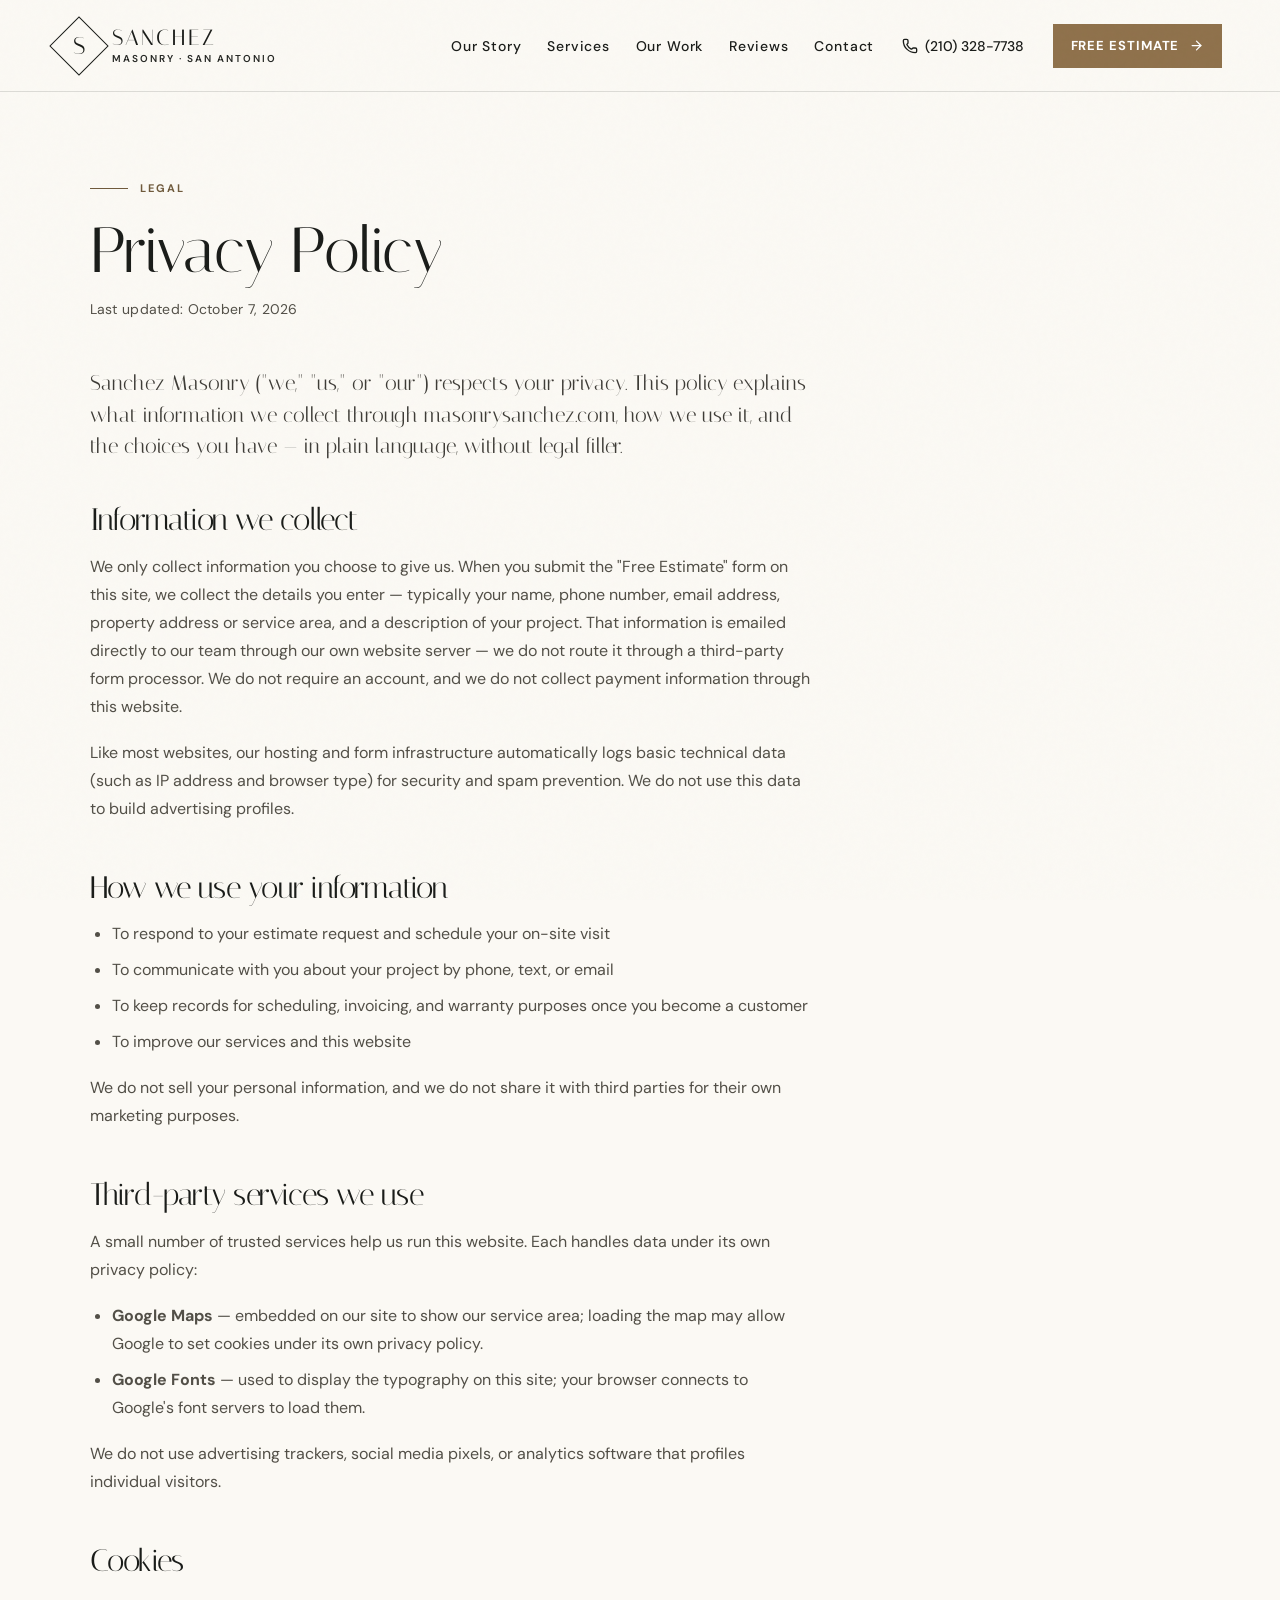
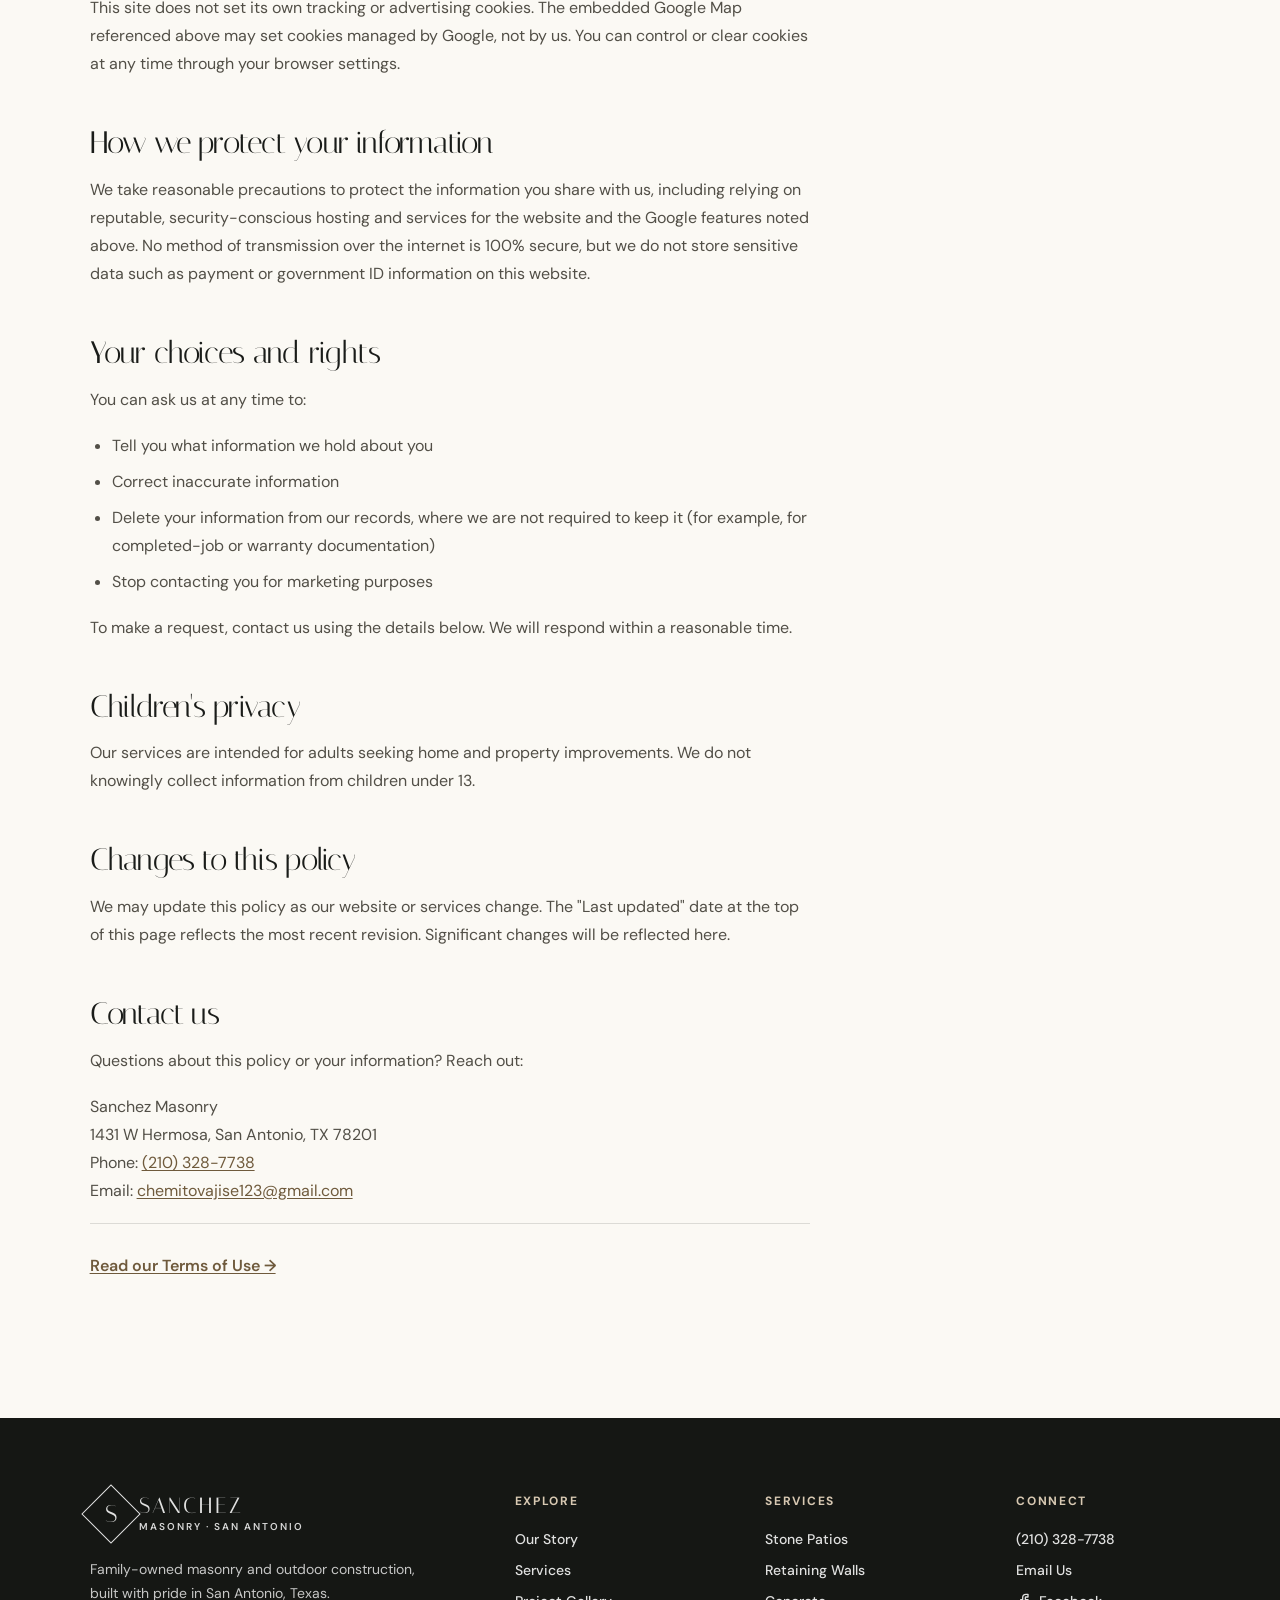
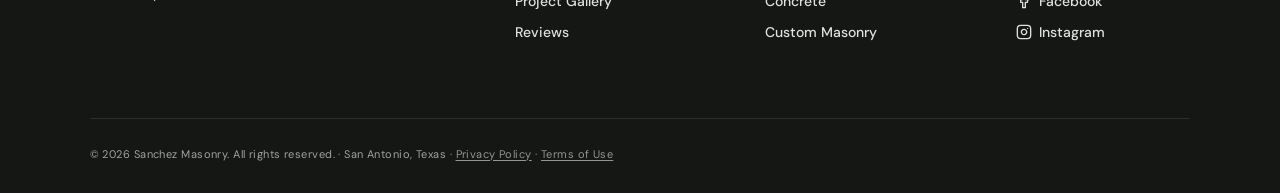
<file: privacy-policy.html>
<!DOCTYPE html>
<html lang="en">
<head>
<meta charset="utf-8"/>
<script>if("scrollRestoration" in history){history.scrollRestoration="manual";}if(location.hash){history.replaceState(null,"",location.pathname+location.search);}window.scrollTo(0,0);window.addEventListener("pageshow",function(){window.scrollTo(0,0);});window.addEventListener("load",function(){window.scrollTo(0,0);});</script>
<!-- Google tag (gtag.js) -->
<script async src="https://www.googletagmanager.com/gtag/js?id=G-GGHVWNYX5R"></script>
<script>window.dataLayer=window.dataLayer||[];function gtag(){dataLayer.push(arguments);}gtag('js',new Date());gtag('config','G-GGHVWNYX5R');</script>
<!-- Google Search Console verification: paste the content value Search Console gives you, then uncomment -->
<!-- <meta name="google-site-verification" content="PASTE_VERIFICATION_CODE_HERE"/> -->
<link rel="icon" href="favicon.svg" type="image/svg+xml"/>
<link rel="icon" href="favicon.ico" sizes="any"/>
<link rel="apple-touch-icon" href="apple-touch-icon.png"/>
<meta name="viewport" content="width=device-width, initial-scale=1"/>
<title>Privacy Policy | Sanchez Masonry</title>
<meta name="description" content="How Sanchez Masonry collects, uses, and protects the information you share through our website."/>
<meta name="robots" content="index, follow"/>
<meta name="theme-color" content="#191b18"/>
<link rel="canonical" href="https://masonrysanchez.com/privacy-policy.html"/>
<link rel="preconnect" href="https://fonts.googleapis.com"/>
<link rel="preconnect" href="https://fonts.gstatic.com" crossorigin/>
<link rel="preload" as="style" href="https://fonts.googleapis.com/css2?family=DM+Sans:wght@300;400;500;600&family=Italiana&display=swap"/>
<link rel="stylesheet" href="https://fonts.googleapis.com/css2?family=DM+Sans:wght@300;400;500;600&family=Italiana&display=swap" media="print" onload="this.media='all'"/>
<link rel="stylesheet" href="styles.css?v=21"/>
<noscript><link rel="stylesheet" href="https://fonts.googleapis.com/css2?family=DM+Sans:wght@300;400;500;600&family=Italiana&display=swap"/><style>.reveal{opacity:1!important;transform:none!important}</style></noscript>
</head>
<body class="legal-page">
<main>
<header class="site-header "><a href="#top" class="brand" aria-label="Sanchez Masonry home"><span class="brand-mark"><span>S</span></span><span class="brand-copy"><strong>Sanchez</strong><small>Masonry · San Antonio</small></span></a><nav class="desktop-nav" aria-label="Main navigation"><a href="index.html#story">Our Story</a><a href="index.html#services">Services</a><a href="index.html#work">Our Work</a><a href="index.html#reviews">Reviews</a><a href="index.html#contact">Contact</a></nav><a class="header-phone" href="tel:+12103287738"><svg xmlns="http://www.w3.org/2000/svg" width="16" height="16" viewBox="0 0 24 24" fill="none" stroke="currentColor" stroke-width="2" stroke-linecap="round" stroke-linejoin="round" class="lucide lucide-phone" aria-hidden="true"><path d="M13.832 16.568a1 1 0 0 0 1.213-.303l.355-.465A2 2 0 0 1 17 15h3a2 2 0 0 1 2 2v3a2 2 0 0 1-2 2A18 18 0 0 1 2 4a2 2 0 0 1 2-2h3a2 2 0 0 1 2 2v3a2 2 0 0 1-.8 1.6l-.468.351a1 1 0 0 0-.292 1.233 14 14 0 0 0 6.392 6.384"></path></svg> (210) 328-7738</a><a class="button button-small desktop-cta" href="index.html#contact">Free Estimate <svg xmlns="http://www.w3.org/2000/svg" width="15" height="15" viewBox="0 0 24 24" fill="none" stroke="currentColor" stroke-width="2" stroke-linecap="round" stroke-linejoin="round" class="lucide lucide-arrow-right" aria-hidden="true"><path d="M5 12h14"></path><path d="m12 5 7 7-7 7"></path></svg></a><button class="menu-toggle" aria-label="Toggle navigation"><svg xmlns="http://www.w3.org/2000/svg" width="24" height="24" viewBox="0 0 24 24" fill="none" stroke="currentColor" stroke-width="2" stroke-linecap="round" stroke-linejoin="round" class="lucide lucide-menu" aria-hidden="true"><path d="M4 5h16"></path><path d="M4 12h16"></path><path d="M4 19h16"></path></svg></button><nav class="mobile-nav" aria-label="Mobile navigation"><a href="index.html#story">Our Story</a><a href="index.html#services">Services</a><a href="index.html#work">Our Work</a><a href="index.html#reviews">Reviews</a><a href="index.html#contact">Contact</a></nav></header>

<section class="legal-hero">
<p class="eyebrow"><span></span>Legal</p>
<h1>Privacy Policy</h1>
<p class="legal-updated">Last updated: October 7, 2026</p>
</section>

<section class="legal-body">
<div class="legal-prose">

<p class="lead">Sanchez Masonry ("we," "us," or "our") respects your privacy. This policy explains what information we collect through masonrysanchez.com, how we use it, and the choices you have — in plain language, without legal filler.</p>

<h2>Information we collect</h2>
<p>We only collect information you choose to give us. When you submit the "Free Estimate" form on this site, we collect the details you enter — typically your name, phone number, email address, property address or service area, and a description of your project. That information is emailed directly to our team through our own website server — we do not route it through a third-party form processor. We do not require an account, and we do not collect payment information through this website.</p>
<p>Like most websites, our hosting and form infrastructure automatically logs basic technical data (such as IP address and browser type) for security and spam prevention. We do not use this data to build advertising profiles.</p>

<h2>How we use your information</h2>
<ul class="legal-list">
<li>To respond to your estimate request and schedule your on-site visit</li>
<li>To communicate with you about your project by phone, text, or email</li>
<li>To keep records for scheduling, invoicing, and warranty purposes once you become a customer</li>
<li>To improve our services and this website</li>
</ul>
<p>We do not sell your personal information, and we do not share it with third parties for their own marketing purposes.</p>

<h2>Third-party services we use</h2>
<p>A small number of trusted services help us run this website. Each handles data under its own privacy policy:</p>
<ul class="legal-list">
<li><strong>Google Maps</strong> — embedded on our site to show our service area; loading the map may allow Google to set cookies under its own privacy policy.</li>
<li><strong>Google Fonts</strong> — used to display the typography on this site; your browser connects to Google's font servers to load them.</li>
</ul>
<p>We do not use advertising trackers, social media pixels, or analytics software that profiles individual visitors.</p>

<h2>Cookies</h2>
<p>This site does not set its own tracking or advertising cookies. The embedded Google Map referenced above may set cookies managed by Google, not by us. You can control or clear cookies at any time through your browser settings.</p>

<h2>How we protect your information</h2>
<p>We take reasonable precautions to protect the information you share with us, including relying on reputable, security-conscious hosting and services for the website and the Google features noted above. No method of transmission over the internet is 100% secure, but we do not store sensitive data such as payment or government ID information on this website.</p>

<h2>Your choices and rights</h2>
<p>You can ask us at any time to:</p>
<ul class="legal-list">
<li>Tell you what information we hold about you</li>
<li>Correct inaccurate information</li>
<li>Delete your information from our records, where we are not required to keep it (for example, for completed-job or warranty documentation)</li>
<li>Stop contacting you for marketing purposes</li>
</ul>
<p>To make a request, contact us using the details below. We will respond within a reasonable time.</p>

<h2>Children's privacy</h2>
<p>Our services are intended for adults seeking home and property improvements. We do not knowingly collect information from children under 13.</p>

<h2>Changes to this policy</h2>
<p>We may update this policy as our website or services change. The "Last updated" date at the top of this page reflects the most recent revision. Significant changes will be reflected here.</p>

<h2>Contact us</h2>
<p>Questions about this policy or your information? Reach out:</p>
<p class="legal-contact">
Sanchez Masonry<br/>
1431 W Hermosa, San Antonio, TX 78201<br/>
Phone: <a href="tel:+12103287738">(210) 328-7738</a><br/>
Email: <a href="mailto:chemitovajise123@gmail.com">chemitovajise123@gmail.com</a>
</p>

<p class="legal-back"><a href="terms-of-use.html">Read our Terms of Use →</a></p>

</div>
</section>

<footer class="footer"><div class="footer-brand"><a href="index.html#top" class="brand"><span class="brand-mark"><span>S</span></span><span class="brand-copy"><strong>Sanchez</strong><small>Masonry · San Antonio</small></span></a><p>Family-owned masonry and outdoor construction, built with pride in San Antonio, Texas.</p></div><div><strong>Explore</strong><a href="index.html#story">Our Story</a><a href="index.html#services">Services</a><a href="index.html#work">Project Gallery</a><a href="index.html#reviews">Reviews</a></div><div><strong>Services</strong><a href="index.html#services">Stone Patios</a><a href="index.html#services">Retaining Walls</a><a href="index.html#services">Concrete</a><a href="index.html#services">Custom Masonry</a></div><div><strong>Connect</strong><a href="tel:+12103287738">(210) 328-7738</a><a href="mailto:chemitovajise123@gmail.com">Email Us</a><a href="https://www.facebook.com/p/Sanchez-Masonry-61562207041331/" target="_blank" rel="noopener"><svg xmlns="http://www.w3.org/2000/svg" width="16" height="16" viewBox="0 0 24 24" fill="none" stroke="currentColor" stroke-width="2" stroke-linecap="round" stroke-linejoin="round" class="lucide lucide-facebook" aria-hidden="true"><path d="M18 2h-3a5 5 0 0 0-5 5v3H7v4h3v8h4v-8h3l1-4h-4V7a1 1 0 0 1 1-1h3z"></path></svg> Facebook</a><a href="https://www.instagram.com/sanchezmasonrysa/" target="_blank" rel="noopener"><svg xmlns="http://www.w3.org/2000/svg" width="16" height="16" viewBox="0 0 24 24" fill="none" stroke="currentColor" stroke-width="2" stroke-linecap="round" stroke-linejoin="round" class="lucide lucide-instagram" aria-hidden="true"><rect width="20" height="20" x="2" y="2" rx="5" ry="5"></rect><path d="M16 11.37A4 4 0 1 1 12.63 8 4 4 0 0 1 16 11.37z"></path><line x1="17.5" x2="17.51" y1="6.5" y2="6.5"></line></svg> Instagram</a></div><small class="copyright">© 2026 Sanchez Masonry. All rights reserved. · San Antonio, Texas · <a href="privacy-policy.html">Privacy Policy</a> · <a href="terms-of-use.html">Terms of Use</a></small></footer>
</main>
<script src="main.js?v=12" defer></script>
</body>
</html>
</file>
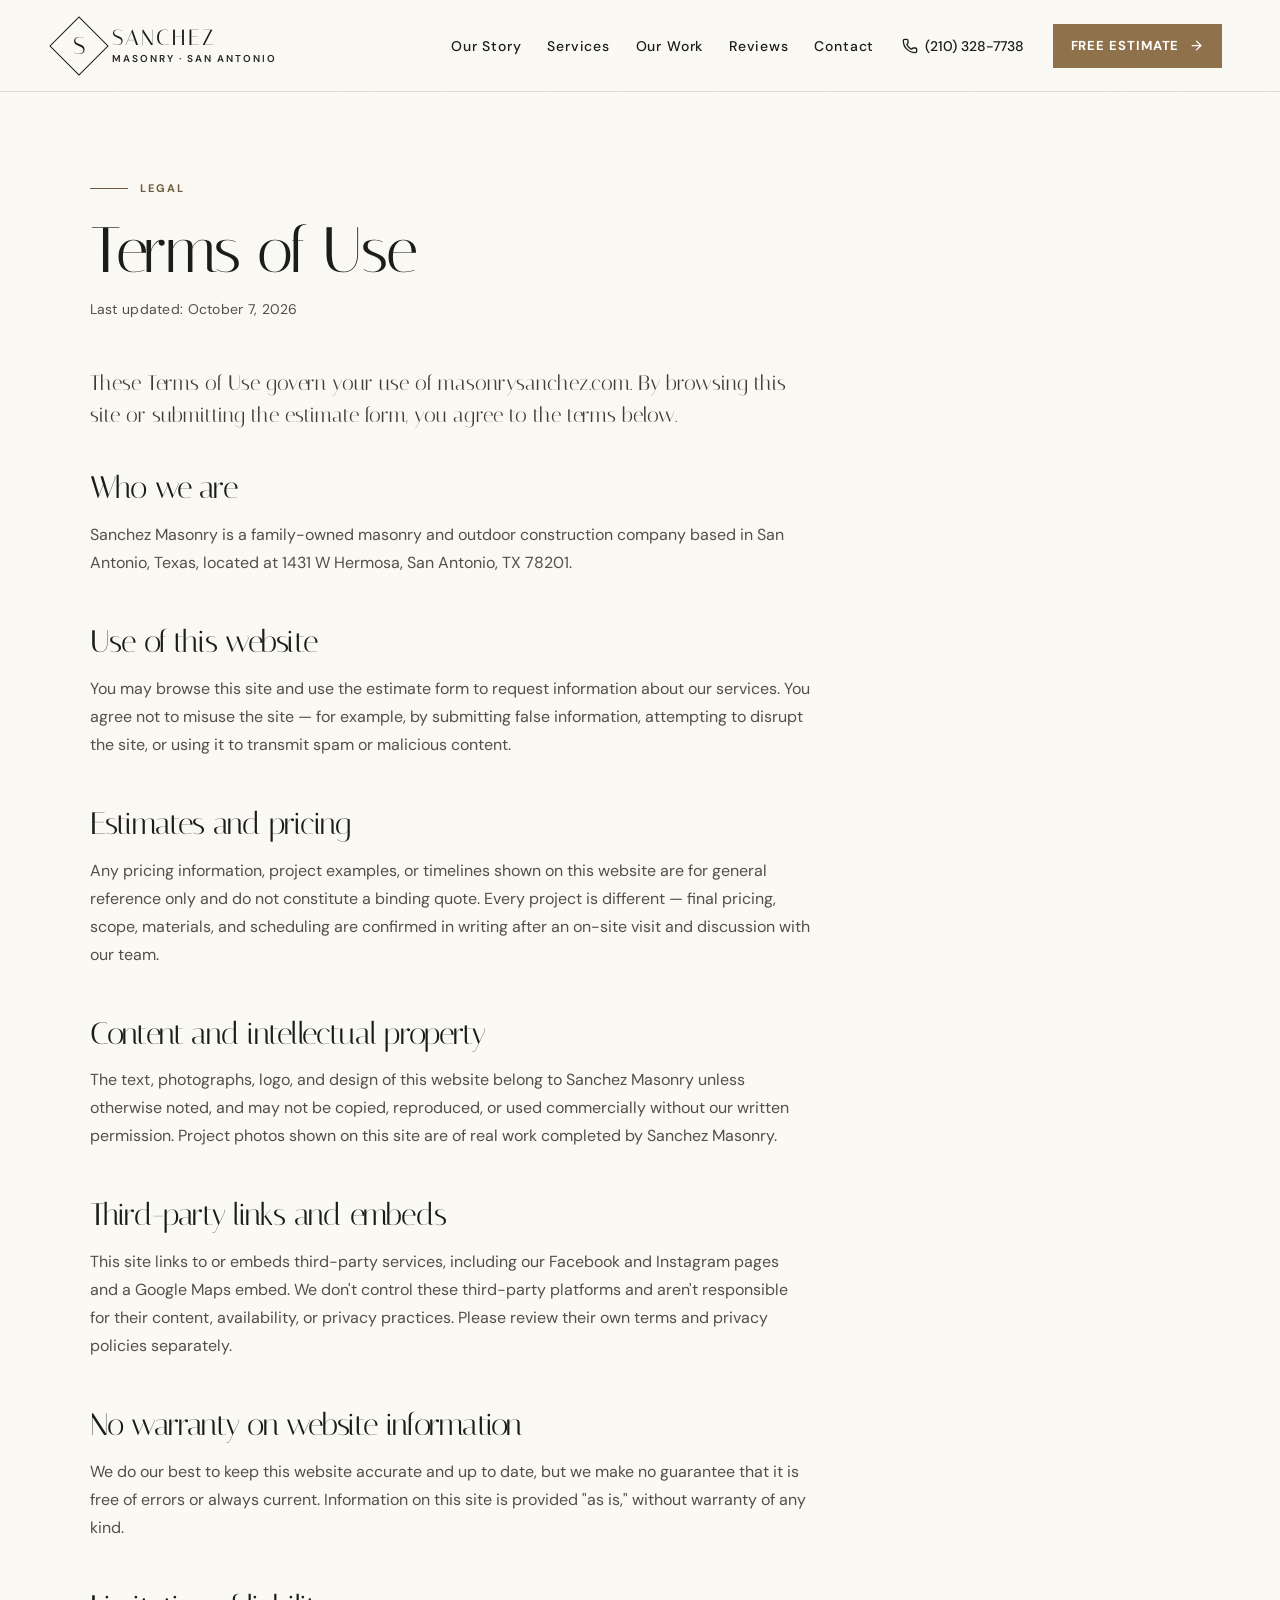
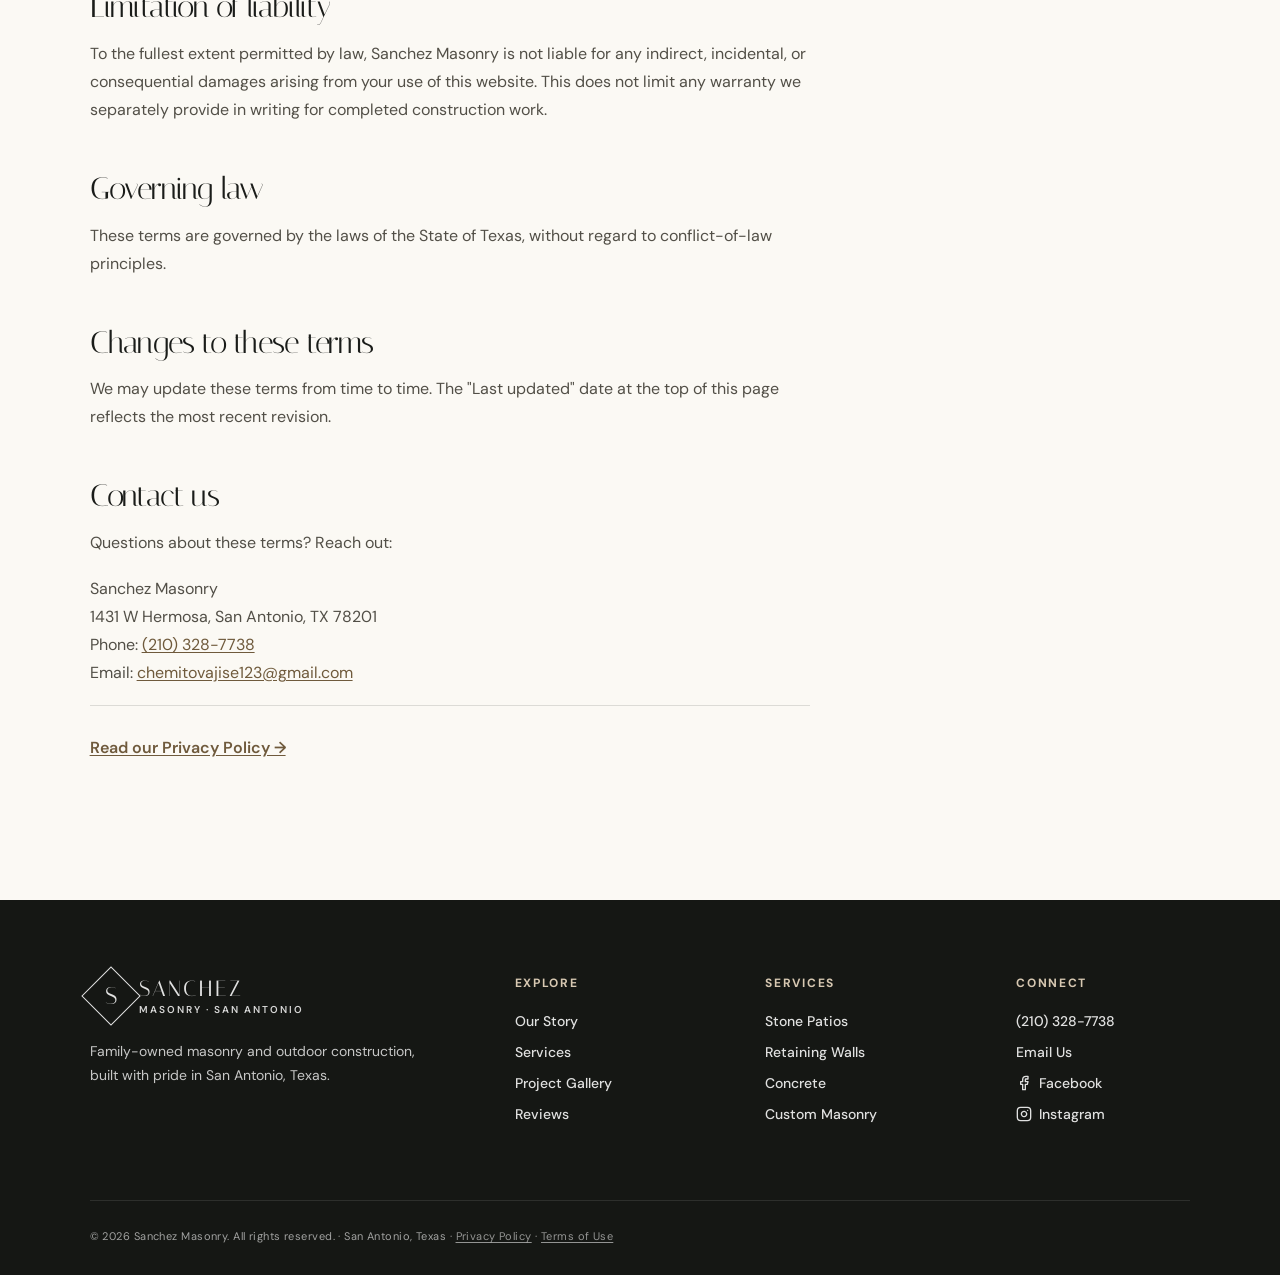
<file: terms-of-use.html>
<!DOCTYPE html>
<html lang="en">
<head>
<meta charset="utf-8"/>
<script>if("scrollRestoration" in history){history.scrollRestoration="manual";}if(location.hash){history.replaceState(null,"",location.pathname+location.search);}window.scrollTo(0,0);window.addEventListener("pageshow",function(){window.scrollTo(0,0);});window.addEventListener("load",function(){window.scrollTo(0,0);});</script>
<!-- Google tag (gtag.js) -->
<script async src="https://www.googletagmanager.com/gtag/js?id=G-GGHVWNYX5R"></script>
<script>window.dataLayer=window.dataLayer||[];function gtag(){dataLayer.push(arguments);}gtag('js',new Date());gtag('config','G-GGHVWNYX5R');</script>
<!-- Google Search Console verification: paste the content value Search Console gives you, then uncomment -->
<!-- <meta name="google-site-verification" content="PASTE_VERIFICATION_CODE_HERE"/> -->
<link rel="icon" href="favicon.svg" type="image/svg+xml"/>
<link rel="icon" href="favicon.ico" sizes="any"/>
<link rel="apple-touch-icon" href="apple-touch-icon.png"/>
<meta name="viewport" content="width=device-width, initial-scale=1"/>
<title>Terms of Use | Sanchez Masonry</title>
<meta name="description" content="The terms that govern your use of the Sanchez Masonry website."/>
<meta name="robots" content="index, follow"/>
<meta name="theme-color" content="#191b18"/>
<link rel="canonical" href="https://masonrysanchez.com/terms-of-use.html"/>
<link rel="preconnect" href="https://fonts.googleapis.com"/>
<link rel="preconnect" href="https://fonts.gstatic.com" crossorigin/>
<link rel="preload" as="style" href="https://fonts.googleapis.com/css2?family=DM+Sans:wght@300;400;500;600&family=Italiana&display=swap"/>
<link rel="stylesheet" href="https://fonts.googleapis.com/css2?family=DM+Sans:wght@300;400;500;600&family=Italiana&display=swap" media="print" onload="this.media='all'"/>
<link rel="stylesheet" href="styles.css?v=21"/>
<noscript><link rel="stylesheet" href="https://fonts.googleapis.com/css2?family=DM+Sans:wght@300;400;500;600&family=Italiana&display=swap"/><style>.reveal{opacity:1!important;transform:none!important}</style></noscript>
</head>
<body class="legal-page">
<main>
<header class="site-header "><a href="#top" class="brand" aria-label="Sanchez Masonry home"><span class="brand-mark"><span>S</span></span><span class="brand-copy"><strong>Sanchez</strong><small>Masonry · San Antonio</small></span></a><nav class="desktop-nav" aria-label="Main navigation"><a href="index.html#story">Our Story</a><a href="index.html#services">Services</a><a href="index.html#work">Our Work</a><a href="index.html#reviews">Reviews</a><a href="index.html#contact">Contact</a></nav><a class="header-phone" href="tel:+12103287738"><svg xmlns="http://www.w3.org/2000/svg" width="16" height="16" viewBox="0 0 24 24" fill="none" stroke="currentColor" stroke-width="2" stroke-linecap="round" stroke-linejoin="round" class="lucide lucide-phone" aria-hidden="true"><path d="M13.832 16.568a1 1 0 0 0 1.213-.303l.355-.465A2 2 0 0 1 17 15h3a2 2 0 0 1 2 2v3a2 2 0 0 1-2 2A18 18 0 0 1 2 4a2 2 0 0 1 2-2h3a2 2 0 0 1 2 2v3a2 2 0 0 1-.8 1.6l-.468.351a1 1 0 0 0-.292 1.233 14 14 0 0 0 6.392 6.384"></path></svg> (210) 328-7738</a><a class="button button-small desktop-cta" href="index.html#contact">Free Estimate <svg xmlns="http://www.w3.org/2000/svg" width="15" height="15" viewBox="0 0 24 24" fill="none" stroke="currentColor" stroke-width="2" stroke-linecap="round" stroke-linejoin="round" class="lucide lucide-arrow-right" aria-hidden="true"><path d="M5 12h14"></path><path d="m12 5 7 7-7 7"></path></svg></a><button class="menu-toggle" aria-label="Toggle navigation"><svg xmlns="http://www.w3.org/2000/svg" width="24" height="24" viewBox="0 0 24 24" fill="none" stroke="currentColor" stroke-width="2" stroke-linecap="round" stroke-linejoin="round" class="lucide lucide-menu" aria-hidden="true"><path d="M4 5h16"></path><path d="M4 12h16"></path><path d="M4 19h16"></path></svg></button><nav class="mobile-nav" aria-label="Mobile navigation"><a href="index.html#story">Our Story</a><a href="index.html#services">Services</a><a href="index.html#work">Our Work</a><a href="index.html#reviews">Reviews</a><a href="index.html#contact">Contact</a></nav></header>

<section class="legal-hero">
<p class="eyebrow"><span></span>Legal</p>
<h1>Terms of Use</h1>
<p class="legal-updated">Last updated: October 7, 2026</p>
</section>

<section class="legal-body">
<div class="legal-prose">

<p class="lead">These Terms of Use govern your use of masonrysanchez.com. By browsing this site or submitting the estimate form, you agree to the terms below.</p>

<h2>Who we are</h2>
<p>Sanchez Masonry is a family-owned masonry and outdoor construction company based in San Antonio, Texas, located at 1431 W Hermosa, San Antonio, TX 78201.</p>

<h2>Use of this website</h2>
<p>You may browse this site and use the estimate form to request information about our services. You agree not to misuse the site — for example, by submitting false information, attempting to disrupt the site, or using it to transmit spam or malicious content.</p>

<h2>Estimates and pricing</h2>
<p>Any pricing information, project examples, or timelines shown on this website are for general reference only and do not constitute a binding quote. Every project is different — final pricing, scope, materials, and scheduling are confirmed in writing after an on-site visit and discussion with our team.</p>

<h2>Content and intellectual property</h2>
<p>The text, photographs, logo, and design of this website belong to Sanchez Masonry unless otherwise noted, and may not be copied, reproduced, or used commercially without our written permission. Project photos shown on this site are of real work completed by Sanchez Masonry.</p>

<h2>Third-party links and embeds</h2>
<p>This site links to or embeds third-party services, including our Facebook and Instagram pages and a Google Maps embed. We don't control these third-party platforms and aren't responsible for their content, availability, or privacy practices. Please review their own terms and privacy policies separately.</p>

<h2>No warranty on website information</h2>
<p>We do our best to keep this website accurate and up to date, but we make no guarantee that it is free of errors or always current. Information on this site is provided "as is," without warranty of any kind.</p>

<h2>Limitation of liability</h2>
<p>To the fullest extent permitted by law, Sanchez Masonry is not liable for any indirect, incidental, or consequential damages arising from your use of this website. This does not limit any warranty we separately provide in writing for completed construction work.</p>

<h2>Governing law</h2>
<p>These terms are governed by the laws of the State of Texas, without regard to conflict-of-law principles.</p>

<h2>Changes to these terms</h2>
<p>We may update these terms from time to time. The "Last updated" date at the top of this page reflects the most recent revision.</p>

<h2>Contact us</h2>
<p>Questions about these terms? Reach out:</p>
<p class="legal-contact">
Sanchez Masonry<br/>
1431 W Hermosa, San Antonio, TX 78201<br/>
Phone: <a href="tel:+12103287738">(210) 328-7738</a><br/>
Email: <a href="mailto:chemitovajise123@gmail.com">chemitovajise123@gmail.com</a>
</p>

<p class="legal-back"><a href="privacy-policy.html">Read our Privacy Policy →</a></p>

</div>
</section>

<footer class="footer"><div class="footer-brand"><a href="index.html#top" class="brand"><span class="brand-mark"><span>S</span></span><span class="brand-copy"><strong>Sanchez</strong><small>Masonry · San Antonio</small></span></a><p>Family-owned masonry and outdoor construction, built with pride in San Antonio, Texas.</p></div><div><strong>Explore</strong><a href="index.html#story">Our Story</a><a href="index.html#services">Services</a><a href="index.html#work">Project Gallery</a><a href="index.html#reviews">Reviews</a></div><div><strong>Services</strong><a href="index.html#services">Stone Patios</a><a href="index.html#services">Retaining Walls</a><a href="index.html#services">Concrete</a><a href="index.html#services">Custom Masonry</a></div><div><strong>Connect</strong><a href="tel:+12103287738">(210) 328-7738</a><a href="mailto:chemitovajise123@gmail.com">Email Us</a><a href="https://www.facebook.com/p/Sanchez-Masonry-61562207041331/" target="_blank" rel="noopener"><svg xmlns="http://www.w3.org/2000/svg" width="16" height="16" viewBox="0 0 24 24" fill="none" stroke="currentColor" stroke-width="2" stroke-linecap="round" stroke-linejoin="round" class="lucide lucide-facebook" aria-hidden="true"><path d="M18 2h-3a5 5 0 0 0-5 5v3H7v4h3v8h4v-8h3l1-4h-4V7a1 1 0 0 1 1-1h3z"></path></svg> Facebook</a><a href="https://www.instagram.com/sanchezmasonrysa/" target="_blank" rel="noopener"><svg xmlns="http://www.w3.org/2000/svg" width="16" height="16" viewBox="0 0 24 24" fill="none" stroke="currentColor" stroke-width="2" stroke-linecap="round" stroke-linejoin="round" class="lucide lucide-instagram" aria-hidden="true"><rect width="20" height="20" x="2" y="2" rx="5" ry="5"></rect><path d="M16 11.37A4 4 0 1 1 12.63 8 4 4 0 0 1 16 11.37z"></path><line x1="17.5" x2="17.51" y1="6.5" y2="6.5"></line></svg> Instagram</a></div><small class="copyright">© 2026 Sanchez Masonry. All rights reserved. · San Antonio, Texas · <a href="privacy-policy.html">Privacy Policy</a> · <a href="terms-of-use.html">Terms of Use</a></small></footer>
</main>
<script src="main.js?v=12" defer></script>
</body>
</html>
</file>
<file: styles.css>
:root{--ink:#1a1c19;--charcoal:#22241f;--stone:#a88a62;--stone-light:#d7c8b2;--cream:#f4f0e8;--paper:#fbf9f4;--line:#21231f24;--serif:"Italiana", Georgia, serif;--sans:"DM Sans", sans-serif}*{box-sizing:border-box}html{scroll-behavior:smooth;overflow-x:hidden}body{color:var(--ink);background:var(--paper);font-family:var(--sans);-webkit-font-smoothing:antialiased;margin:0;overflow-x:hidden;font-weight:400}body:before{content:"";pointer-events:none;z-index:90;opacity:.035;background-image:url("data:image/svg+xml,%3Csvg viewBox='0 0 180 180' xmlns='http://www.w3.org/2000/svg'%3E%3Cfilter id='n'%3E%3CfeTurbulence type='fractalNoise' baseFrequency='.9' numOctaves='4' stitchTiles='stitch'/%3E%3C/filter%3E%3Crect width='100%25' height='100%25' filter='url(%23n)' opacity='.55'/%3E%3C/svg%3E");position:fixed;inset:0}button,input,select,textarea{font:inherit}a{color:inherit;text-decoration:none}img{max-width:100%;display:block}button{color:inherit}.site-header{color:#fff;z-index:50;border-bottom:1px solid #ffffff2e;align-items:center;gap:2.2vw;width:100%;height:92px;padding:0 4.5vw;transition:all .35s;display:flex;position:fixed;top:0;left:0}.site-header.is-scrolled{height:74px;color:var(--ink);border-color:var(--line);-webkit-backdrop-filter:blur(14px);backdrop-filter:blur(14px);background:#fbf9f4f0}.brand{flex:none;align-items:center;gap:12px;display:inline-flex}.brand-mark{border:1px solid;place-items:center;width:42px;height:42px;display:grid;transform:rotate(45deg)}.brand-mark span{font-family:var(--serif);font-size:24px;transform:rotate(-45deg)}.brand-copy{text-transform:uppercase;flex-direction:column;line-height:1;display:flex}.brand-copy strong{font-family:var(--serif);letter-spacing:.1em;font-size:22px;font-weight:500}.brand-copy small{letter-spacing:.2em;opacity:.95;margin-top:5px;font-size:10px;font-weight:600}.desktop-nav{justify-content:center;gap:2vw;margin-left:auto;display:flex}.desktop-nav a{letter-spacing:.06em;font-size:14px;font-weight:500;position:relative}.desktop-nav a:after{content:"";background:var(--stone);transform-origin:100%;width:100%;height:1px;transition:transform .3s;position:absolute;bottom:-8px;left:0;transform:scaleX(0)}.desktop-nav a:hover:after{transform-origin:0;transform:scaleX(1)}.header-phone{white-space:nowrap;align-items:center;gap:7px;font-size:14px;font-weight:500;display:flex}.button{background:#8f714b;color:#fff;text-transform:uppercase;letter-spacing:.07em;cursor:pointer;border:0;justify-content:center;align-items:center;gap:18px;min-height:54px;padding:17px 23px;font-size:13px;font-weight:700;transition:all .3s;display:inline-flex}.button:hover{background:#7a5f3f;transform:translateY(-2px);box-shadow:0 12px 30px #00000029}.button-small{gap:10px;min-height:44px;padding:12px 18px}.menu-toggle,.mobile-nav{display:none}.hero{color:#fff;background:#1b1d1a;height:100svh;min-height:720px;position:relative;overflow:hidden}.hero-image{object-fit:cover;width:106%;height:106%;animation:1.8s cubic-bezier(.2,.8,.2,1) both heroIn;position:absolute;inset:-3%}.hero-shade{background:linear-gradient(90deg,#090b09db,#0c0e0c9c 38%,#0c0e0c1f 72%),linear-gradient(#0000 56%,#0a0b0a8c);position:absolute;inset:0}.hero-rule{background:#ffffff2e;width:1px;position:absolute;top:92px;bottom:0;left:7.5vw}.hero-content{max-width:870px;position:absolute;top:49%;left:11vw;transform:translateY(-44%)}.eyebrow{color:#6f5a3c;text-transform:uppercase;letter-spacing:.2em;align-items:center;gap:12px;margin-bottom:24px;font-size:11px;font-weight:700;display:flex}.eyebrow span{background:currentColor;width:38px;height:1px}.eyebrow.light{color:var(--stone-light)}h1,h2{font-family:var(--serif);letter-spacing:-.025em;margin:0;font-weight:400;line-height:.99}h1{font-size:clamp(3.6rem,6.1vw,6.9rem)}h1 em,h2 em{color:var(--stone-light);font-weight:400}h2{font-size:clamp(3rem,5vw,5.6rem)}.hero-content>p{color:#fff;max-width:610px;margin:28px 0 35px;font-size:18px;line-height:1.7}.hero-actions{align-items:center;gap:38px;display:flex}.text-link{text-transform:uppercase;letter-spacing:.08em;border-bottom:1px solid;align-items:center;gap:12px;padding-bottom:8px;font-size:13px;font-weight:700;transition:all .25s;display:inline-flex}.text-link:hover{color:var(--stone);gap:18px}.light-link{color:#fff}.hero-proof{gap:1px;display:flex;position:absolute;bottom:42px;right:4.5vw}.hero-proof div{-webkit-backdrop-filter:blur(9px);backdrop-filter:blur(9px);background:#1416139e;border-top:1px solid #fff3;min-width:138px;padding:18px 22px}.hero-proof strong{font-family:var(--serif);color:var(--stone-light);font-size:27px;font-weight:500;display:block}.hero-proof span{text-transform:uppercase;letter-spacing:.14em;color:#ffffffdb;margin-top:5px;font-size:10px;font-weight:600;display:block}.scroll-note{writing-mode:vertical-rl;text-transform:uppercase;letter-spacing:.18em;opacity:.85;align-items:center;gap:12px;font-size:10px;font-weight:600;display:flex;position:absolute;bottom:40px;left:4.3vw;transform:rotate(180deg)}@keyframes heroIn{0%{opacity:0;transform:scale(1.08)}to{opacity:1;transform:scale(1)}}.trust-strip{border-bottom:1px solid var(--line);background:#eee8dd;grid-template-columns:repeat(4,1fr);min-height:88px;padding:20px 6vw;display:grid}.trust-strip span{border-right:1px solid var(--line);text-transform:uppercase;letter-spacing:.1em;justify-content:center;align-items:center;gap:13px;font-size:12px;font-weight:700;display:flex}.trust-strip span:last-child{border:0}.trust-strip svg{color:#8d7555;stroke-width:1.4px;width:20px}.section{padding:140px 7vw}.story{grid-template-columns:1.05fr .95fr;align-items:center;gap:9vw;min-height:850px;display:grid;overflow:hidden}.story-images{min-height:660px;position:relative}.story-image-main{width:78%;height:88%;position:absolute;top:0;right:0;overflow:hidden}.story-image-main img,.story-image-float img{object-fit:cover;width:100%;height:100%}.story-image-float{border:10px solid var(--paper);width:46%;height:40%;position:absolute;bottom:0;left:0;overflow:hidden;box-shadow:0 22px 50px #1919161f}.experience-seal{background:var(--charcoal);color:#fff;text-align:center;outline:1px solid var(--charcoal);outline-offset:5px;border:1px solid #ffffff40;border-radius:50%;place-content:center;width:130px;height:130px;display:grid;position:absolute;bottom:42px;right:-42px}.experience-seal strong{font-family:var(--serif);font-size:25px;font-weight:400}.experience-seal span{text-transform:uppercase;letter-spacing:.2em;color:var(--stone-light);font-size:7px}.story-copy{max-width:620px}.story-copy .lead{font-family:var(--serif);color:#4c4b45;margin:32px 0 18px;font-size:23px;line-height:1.5}.story-copy>p:not(.lead){color:#524f47;font-size:16px;line-height:1.75}blockquote{border-left:1px solid var(--stone);font-family:var(--serif);color:#393a36;margin:32px 0;padding:7px 0 7px 25px;font-size:20px;line-height:1.5}blockquote cite{font-family:var(--sans);text-transform:uppercase;letter-spacing:.12em;color:#8b785c;margin-top:12px;font-size:11px;font-weight:600;font-style:normal;display:block}.services{background:#ede7dc}.section-heading{grid-template-columns:1.2fr .8fr;align-items:end;gap:10vw;margin-bottom:70px;display:grid}.section-heading>p{color:#524f47;max-width:520px;margin:0 0 8px;font-size:16px;line-height:1.75}.service-grid{background:#ffffff59;grid-template-columns:repeat(3,1fr);gap:1px;display:grid}.service-card{color:#fff;min-height:470px;position:relative}.service-card{-webkit-perspective:1400px;perspective:1400px}.service-flip{width:100%;height:100%;transition:transform .7s cubic-bezier(.4,.2,.2,1);-webkit-transform-style:preserve-3d;transform-style:preserve-3d;will-change:transform;position:relative}.service-card.is-flipped .service-flip{transform:rotateY(180deg)}.service-face{backface-visibility:hidden;-webkit-backface-visibility:hidden;position:absolute;inset:0;overflow:hidden}.service-face-back{background:var(--charcoal);color:#fff;flex-direction:column;justify-content:center;padding:40px 35px;display:flex;transform:rotateY(180deg)}.service-face-back>svg{color:var(--stone-light);stroke-width:1.3px;width:26px}.service-face-back h3{font-family:var(--serif);margin:18px 0 14px;font-size:27px;font-weight:400}.service-face-back p{color:#ffffffcf;max-width:320px;font-size:14px;line-height:1.7;margin:0 0 26px}.service-explore{cursor:pointer}.service-back-btn{color:#fff;cursor:pointer;text-transform:uppercase;letter-spacing:.1em;background:0 0;border:1px solid #ffffff4d;align-items:center;gap:10px;align-self:flex-start;padding:12px 18px;font-size:11px;font-weight:700;transition:all .25s;display:inline-flex}.service-back-btn svg{width:14px;transform:rotate(180deg)}.service-back-btn:hover{color:var(--ink);background:#fff;border-color:#fff}.service-card img{object-fit:cover;width:100%;height:100%;transition:transform .8s cubic-bezier(.2,.8,.2,1);position:absolute}.service-overlay{background:linear-gradient(#11120f0d 30%,#10120fe0);transition:all .4s;position:absolute;inset:0}.service-number{font-family:var(--serif);opacity:.75;font-size:15px;position:absolute;top:20px;right:22px}.service-content{transition:all .45s cubic-bezier(.2,.8,.2,1);position:absolute;inset:auto 35px 32px;transform:translateY(57px)}.service-content>svg{color:var(--stone-light);stroke-width:1.3px;width:25px}.service-content h3{font-family:var(--serif);margin:16px 0 8px;font-size:31px;font-weight:400}.service-content p{color:#fff;opacity:0;max-width:330px;font-size:14px;line-height:1.6;transition:all .3s}.service-content span{text-transform:uppercase;letter-spacing:.1em;opacity:0;align-items:center;gap:10px;margin-top:18px;font-size:11px;font-weight:700;transition:all .3s;display:flex}.service-card:hover img{transform:scale(1.06)}.service-card:hover .service-overlay{background:linear-gradient(#11120f38,#10120ff2)}.service-card:hover .service-content{transform:translateY(0)}.service-card:hover p,.service-card:hover span{opacity:1}.service-list{color:#524f47;text-transform:uppercase;letter-spacing:.1em;flex-wrap:wrap;justify-content:center;gap:8px 30px;margin-top:32px;font-size:12px;font-weight:600;display:flex}.service-list span:before{content:"•";color:#6f5a3c;margin-right:14px}.craft-break{background:var(--charcoal);color:#fff;grid-template-columns:1fr 1fr;min-height:720px;display:grid;position:relative}.craft-image{background:linear-gradient(90deg,transparent 60%,var(--charcoal)),url(images/craft-footings-steps.webp) center/cover;min-height:720px}.craft-content{align-self:center;max-width:750px;padding:90px 9vw 90px 6vw}.craft-content p{color:#ffffffdb;max-width:540px;margin:32px 0;font-size:16px;line-height:1.8}.button-outline{background:0 0;border:1px solid #ffffff73}.button-outline:hover{color:var(--ink);background:#fff}.portfolio{padding-bottom:150px}.filters{border-bottom:1px solid var(--line);flex-wrap:wrap;gap:10px 28px;margin-bottom:35px;display:flex}.filters button{cursor:pointer;text-transform:uppercase;letter-spacing:.1em;color:#5c594f;background:0 0;border:0;border-bottom:2px solid #0000;padding:12px 0 14px;font-size:12px;font-weight:600}.filters button.active{color:var(--ink);border-color:var(--stone)}.project-grid{grid-template-columns:repeat(12,1fr);grid-auto-rows:260px;gap:16px;display:grid}.project-card{text-align:left;color:#fff;cursor:zoom-in;border:0;grid-area:span 2/span 4;padding:0;position:relative;overflow:hidden}.project-card:first-child,.project-card:nth-child(6){grid-column:span 7}.project-card:nth-child(2),.project-card:nth-child(5){grid-column:span 5}.project-card:nth-child(3),.project-card:nth-child(4){grid-area:span 1/span 6}.project-card img{object-fit:cover;width:100%;height:100%;transition:all .7s cubic-bezier(.2,.8,.2,1)}.project-shade{background:linear-gradient(#0000 45%,#0c0d0cbf);position:absolute;inset:0}.project-info{position:absolute;bottom:24px;left:27px;right:27px}.project-info span{letter-spacing:.14em;text-transform:uppercase;color:var(--stone-light);font-size:10px;font-weight:600}.project-info h3{font-family:var(--serif);margin:6px 50px 0 0;font-size:27px;font-weight:400}.project-info i{border:1px solid #fff9;border-radius:50%;place-items:center;width:38px;height:38px;transition:all .3s;display:grid;position:absolute;bottom:0;right:0}.project-info svg{width:16px}.project-card:hover img{transform:scale(1.045)}.project-card:hover i{color:var(--ink);background:#fff}.why-section{color:#fff;background:#20221f;grid-template-columns:.65fr 1.35fr;gap:8vw;padding:140px 7vw;display:grid}.why-intro{align-self:start;position:sticky;top:130px}.why-intro p{color:#ffffffc2;max-width:420px;margin-top:30px;font-size:16px;line-height:1.75}.why-grid{border-top:1px solid #ffffff1f;grid-template-columns:1fr 1fr;display:grid}.why-card{border-bottom:1px solid #ffffff1f;border-right:1px solid #ffffff1f;min-height:250px;padding:42px 35px;transition:all .35s}.why-card:hover{background:#ffffff0a}.why-card svg{color:var(--stone-light);stroke-width:1.25px;width:27px}.why-card h3{font-family:var(--serif);margin:28px 0 12px;font-size:25px;font-weight:400}.why-card p{color:#ffffffb8;max-width:280px;font-size:14px;line-height:1.65}.reviews{background:#e8e0d4;grid-template-columns:.6fr 1.4fr;column-gap:7vw;display:grid}.review-score{grid-row:1/span 2;align-self:start;align-items:center;gap:24px;padding-top:120px;display:flex}.google-g{color:#4285f4;background:#fff;border-radius:50%;place-items:center;width:74px;height:74px;font-size:38px;font-weight:600;display:grid;box-shadow:0 8px 30px #21201c14}.review-score span{text-transform:uppercase;letter-spacing:.1em;font-size:12px;font-weight:600;display:block}.review-score strong{font-family:var(--serif);margin-top:8px;font-size:53px;font-weight:400;line-height:1;display:block}.stars{color:#a67c42;gap:3px;display:flex}.stars svg{width:15px;height:15px}.review-score small{color:#5c594f;margin-top:8px;font-size:11px;display:block}.review-heading{margin-bottom:45px}.review-row{grid-column:1/-1;width:100vw;margin-left:calc(-50vw + 50%);margin-top:20px;padding-bottom:20px;overflow:hidden;-webkit-mask-image:linear-gradient(90deg,transparent,#000 60px,#000 calc(100% - 60px),transparent);mask-image:linear-gradient(90deg,transparent,#000 60px,#000 calc(100% - 60px),transparent)}.review-track{padding-left:7vw}.review-track{width:max-content;gap:14px;display:flex;animation:reviewScroll 44s linear infinite}.review-row:hover .review-track{animation-play-state:paused}.review-track .review-card{width:330px;flex:none}@keyframes reviewScroll{0%{transform:translateX(0)}100%{transform:translateX(-50%)}}@media(prefers-reduced-motion:reduce){.review-track{animation:none}}.review-card{background:var(--paper);flex-direction:column;min-height:390px;padding:38px;display:flex}.review-card>svg{width:32px;color:var(--stone);opacity:.55;margin-bottom:25px}.review-card>p{font-family:var(--serif);flex:1;font-size:20px;line-height:1.6}.review-card footer{border-top:1px solid var(--line);align-items:center;gap:12px;padding-top:20px;display:flex}.avatar{width:38px;height:38px;font-family:var(--serif);background:#d9c9b2;border-radius:50%;place-items:center;display:grid}.review-card footer>span:last-child{flex-direction:column;display:flex}.review-card footer strong{font-size:13px}.review-card footer small{color:#5c594f;margin-top:3px;font-size:11px}.process{background:var(--paper)}.timeline{grid-template-columns:repeat(4,1fr);display:grid;position:relative}.timeline:before{content:"";background:var(--line);height:1px;position:absolute;top:51px;left:6%;right:6%}.timeline-step{padding:0 30px 0 0;position:relative}.timeline-step>span{font-family:var(--serif);color:#6f5a3c;font-size:14px}.timeline-dot{background:var(--paper);border:2px solid var(--stone);z-index:2;border-radius:50%;width:11px;height:11px;margin:27px 0 35px;position:relative}.timeline-step h3{font-family:var(--serif);margin:0 0 14px;font-size:25px;font-weight:400}.timeline-step p{color:#524f47;max-width:265px;font-size:14px;line-height:1.65}.service-area{color:#fff;background:#292b27;grid-template-columns:1.1fr .9fr;min-height:740px;display:grid;overflow:hidden}.map-visual{clip-path:polygon(0 0,92% 0,100% 100%,0 100%);background-color:#d4c7b5;background-image:linear-gradient(#2d302b14 1px,#0000 1px),linear-gradient(90deg,#2d302b14 1px,#0000 1px);background-size:45px 45px;min-height:740px;position:relative}.map-visual:before,.map-visual:after{content:"";background:#3b3f3838;width:100%;height:2px;position:absolute;top:43%;left:-4%;transform:rotate(-28deg);box-shadow:0 55px #3b3f381f,0 -130px #3b3f3821}.map-visual:after{top:50%;transform:rotate(32deg)}.map-rings{border:1px solid #4f412f59;border-radius:50%;width:420px;height:420px;position:absolute;top:50%;left:47%;transform:translate(-50%,-50%)}.map-rings:before,.map-rings:after{content:"";border:1px solid #4f412f59;border-radius:50%;position:absolute;inset:75px}.map-rings:after{background:#8b6c4338;inset:155px}.map-label{color:#463a2b;background:#faf7f1db;align-items:center;gap:7px;padding:8px 10px;font-size:10px;display:flex;position:absolute;box-shadow:0 8px 18px #322a1e1a}.map-label.main{z-index:3;font-weight:600;top:50%;left:47%;transform:translate(-50%,-50%)}.map-label svg{width:14px;fill:#6f5a3c;color:#6f5a3c}.area-label{color:#5f574b;font-size:9px;position:absolute}.area-0{top:28%;left:45%}.area-1{top:35%;left:33%}.area-2{top:50%;left:17%}.area-3{top:36%;left:51%}.area-4{top:60%;left:24%}.area-5{top:61%;left:46%}.area-6{top:45%;left:59%}.area-7{top:55%;left:54%}.area-copy{align-self:center;padding:120px 9vw 100px 6vw}.area-copy p{color:#ffffffc9;margin:30px 0;font-size:16px;line-height:1.75}.area-list{grid-template-columns:1fr 1fr;gap:11px;margin-bottom:34px;display:grid}.area-list span{color:#fff;align-items:center;gap:8px;font-size:12px;display:flex}.area-list svg{color:var(--stone-light)}.faq{grid-template-columns:.7fr 1.3fr;gap:10vw;display:grid}.faq-intro{max-width:430px}.faq-intro p{color:#524f47;margin:26px 0;font-size:15px;line-height:1.7}.accordion{border-top:1px solid var(--line)}.faq-item{border-bottom:1px solid var(--line)}.faq-item button{text-align:left;cursor:pointer;width:100%;font-family:var(--serif);background:0 0;border:0;justify-content:space-between;padding:25px 0;font-size:21px;display:flex}.faq-item button svg{width:19px;transition:transform .3s}.faq-answer{grid-template-rows:0fr;transition:grid-template-rows .35s;display:grid}.faq-answer p{color:#524f47;max-width:650px;margin:0;font-size:14px;line-height:1.7;overflow:hidden}.faq-item.open .faq-answer{grid-template-rows:1fr}.faq-item.open .faq-answer p{padding-bottom:26px}.faq-item.open button svg{transform:rotate(180deg)}.contact-section{color:#fff;background:#20221f;grid-template-columns:.85fr 1.15fr;gap:9vw;padding:140px 7vw;display:grid}.contact-copy{padding-top:20px}.contact-copy>p{color:#ffffffc9;max-width:510px;margin:30px 0 42px;font-size:16px;line-height:1.75}.contact-details{flex-direction:column;gap:22px;display:flex}.contact-details>*{align-items:center;gap:17px;display:flex}.contact-details svg{width:20px;color:var(--stone-light);stroke-width:1.4px}.contact-details span{font-family:var(--sans);font-weight:500;flex-direction:column;font-size:21px;letter-spacing:.01em;display:flex}.contact-details small{font-family:var(--sans);color:#ffffffc2;text-transform:uppercase;letter-spacing:.14em;margin-bottom:5px;font-size:11px;font-weight:600}.estimate-form,.form-success{color:var(--ink);background:#f3eee5;padding:48px;box-shadow:0 24px 70px #00000040}.form-heading span{color:#8d7453;text-transform:uppercase;letter-spacing:.16em;font-size:11px;font-weight:700}.form-heading h3{font-family:var(--serif);margin:10px 0 7px;font-size:32px;font-weight:400}.form-heading p{color:#56534b;margin:0 0 28px;font-size:13px}.field-row{grid-template-columns:1fr 1fr;gap:16px;display:grid}.estimate-form label{color:#4f4c45;text-transform:uppercase;letter-spacing:.1em;flex-direction:column;margin-bottom:17px;font-size:11px;font-weight:700;display:flex}.estimate-form input,.estimate-form select,.estimate-form textarea{width:100%;color:var(--ink);text-transform:none;letter-spacing:0;background:0 0;border:0;border-bottom:1px solid #c8beb0;border-radius:0;outline:none;margin-top:8px;padding:13px 0;font-size:16px;font-weight:400;transition:border-color .2s}.estimate-form textarea{resize:vertical}.estimate-form input:focus,.estimate-form select:focus,.estimate-form textarea:focus{border-color:var(--stone)}.form-button{width:100%;margin-top:8px}.privacy{color:#5c594f;justify-content:center;align-items:center;gap:7px;margin-top:14px;font-size:11px;display:flex}.hidden-field{display:none}.form-error{color:#9c3d32;background:#f4e3e0;border:1px solid #d9b8b3;border-radius:2px;margin-top:14px;padding:12px 14px;font-size:13px;font-weight:600}.form-success{text-align:center;flex-direction:column;justify-content:center;align-items:center;min-height:530px;display:flex}.form-success>span{color:#fff;background:#8f714b;border-radius:50%;place-items:center;width:62px;height:62px;display:grid}.form-success h3{font-family:var(--serif);margin:25px 0 10px;font-size:34px;font-weight:400}.form-success p{color:#524f47;max-width:400px;font-size:15px;line-height:1.65}.form-success button{background:0 0;margin-top:20px}.footer{color:#fff;background:#151714;grid-template-columns:2fr repeat(3,1fr);gap:6vw;padding:75px 7vw 32px;display:grid}.footer .brand{margin-bottom:23px}.footer-brand p{color:#ffffffc2;max-width:330px;font-size:14px;line-height:1.7}.footer>div:not(.footer-brand){flex-direction:column;gap:13px;display:flex}.footer>div>strong{color:var(--stone-light);text-transform:uppercase;letter-spacing:.14em;margin-bottom:8px;font-size:12px;font-weight:700}.footer>div>a{color:#ffffffde;align-items:center;gap:7px;font-size:14px;font-weight:500;display:flex}.copyright{color:#ffffff99;letter-spacing:.04em;border-top:1px solid #ffffff1a;grid-column:1/-1;padding-top:28px;font-size:11px}.floating-call{display:none}.floating-estimate{z-index:35;background:#8f714b;color:#fff;text-transform:uppercase;letter-spacing:.07em;align-items:center;gap:10px;padding:13px 18px;font-size:12px;font-weight:700;display:flex;position:fixed;bottom:17px;right:17px;box-shadow:0 9px 30px #0000003d}.lightbox{z-index:100;color:#fff;cursor:zoom-out;background:#0a0b0af0;place-items:center;padding:5vw;animation:.25s fadeIn;display:grid;position:fixed;inset:0}.lightbox img{object-fit:contain;width:100%;height:78vh}.lightbox>button{color:#fff;cursor:pointer;background:0 0;border:0;position:absolute;top:25px;right:30px}.lightbox>div{position:absolute;bottom:3vh;left:7vw}.lightbox span{color:var(--stone-light);text-transform:uppercase;letter-spacing:.14em;font-size:11px;font-weight:600}.lightbox h3{font-family:var(--serif);margin:5px 0;font-size:26px;font-weight:400}@keyframes fadeIn{0%{opacity:0}}@media(max-width:1100px){.desktop-nav,.header-phone{display:none}.site-header{gap:16px}.desktop-cta{margin-left:auto}.service-card{min-height:410px}.review-score{grid-row:auto;margin-bottom:45px;padding:0}.reviews,.why-section{grid-template-columns:1fr}.why-intro{max-width:700px;position:static}}@media(max-width:780px){.site-header{height:72px;padding:0 20px}.brand-copy strong{font-size:18px}.brand-copy small{font-size:9px}.brand-mark{width:35px;height:35px}.brand-mark span{font-size:20px}.desktop-cta{display:none}.menu-toggle{color:inherit;background:0 0;border:0;place-items:center;margin-left:auto;padding:8px;display:grid}.mobile-nav{background:var(--paper);color:var(--ink);flex-direction:column;gap:0;display:none;position:absolute;top:72px;left:0;right:0;z-index:49;box-shadow:0 20px 35px #00000029}.mobile-nav a{border-bottom:1px solid var(--line);font-family:var(--serif);padding:17px 24px;font-size:21px}.hero{min-height:720px}.hero-image{object-position:63% center}.hero-shade{background:linear-gradient(90deg,#0a0c0ae0,#0a0c0a4d),linear-gradient(#0000 50%,#0a0b0ab3)}.hero-rule,.scroll-note{display:none}.hero-content{top:43%;left:24px;right:24px;transform:translateY(-36%)}h1{font-size:clamp(3rem,13vw,4.6rem);line-height:1.01}h2{font-size:clamp(2.7rem,12vw,4.2rem)}.hero-content>p{margin:23px 0 27px;font-size:16px}.hero-actions{flex-direction:column;align-items:flex-start;gap:23px}.hero-proof{gap:1px;bottom:20px;left:20px;right:20px}.hero-proof div{flex:1;min-width:0;padding:12px 10px}.hero-proof strong{font-size:21px}.hero-proof span{font-size:9px}.trust-strip{grid-template-columns:1fr 1fr;padding:15px}.trust-strip span{border-bottom:1px solid var(--line);min-height:45px;font-size:11px}.trust-strip span:nth-child(2){border-right:0}.trust-strip span:nth-child(3),.trust-strip span:nth-child(4){border-bottom:0}.section{padding:90px 22px}.story{grid-template-columns:1fr;gap:65px}.story-images{min-height:490px}.story-image-main{width:87%;height:88%}.story-image-float{border-width:6px;width:49%;height:40%}.experience-seal{width:102px;height:102px;bottom:-15px;right:3px}.section-heading{grid-template-columns:1fr;gap:24px;margin-bottom:45px}.service-grid{grid-template-columns:1fr}.service-card{min-height:430px}.service-content{transform:none}.service-content p,.service-content span{opacity:1}.craft-break{grid-template-columns:1fr}.craft-image{background:linear-gradient(0deg,var(--charcoal),transparent 40%),url(images/craft-footings-steps.webp) center/cover;min-height:410px}.craft-content{padding:30px 22px 90px}.project-grid{scroll-snap-type:x mandatory;display:flex;overflow-x:auto}.project-card,.project-card:nth-child(n){scroll-snap-align:center;grid-area:auto;min-width:86vw;height:470px}.why-section{padding:90px 22px}.why-grid{grid-template-columns:1fr}.why-card{border-right:0;min-height:210px}.reviews{padding-left:22px;padding-right:0}.review-heading{padding-right:22px}.review-card{min-width:82vw}.timeline{grid-template-columns:1fr;gap:0}.timeline:before{width:1px;height:auto;inset:0 auto 0 5px}.timeline-step{padding:0 0 40px 45px}.timeline-step>span{position:absolute;top:0;left:45px}.timeline-dot{margin:0;position:absolute;top:4px;left:0}.timeline-step h3{padding-top:32px}.service-area{grid-template-columns:1fr}.map-visual{clip-path:none;min-height:500px}.area-copy{padding:80px 22px}.faq{grid-template-columns:1fr;gap:60px}.faq-item button{font-size:19px}.contact-section{grid-template-columns:1fr;gap:65px;padding:90px 22px}.estimate-form,.form-success{padding:30px 22px}.field-row{grid-template-columns:1fr;gap:0}.footer{grid-template-columns:1fr 1fr;padding:65px 22px 90px}.footer-brand,.copyright{grid-column:1/-1}.floating-estimate{display:none}.floating-call{z-index:40;background:#8f714b;color:#fff;border-radius:50%;place-items:center;width:54px;height:54px;display:grid;position:fixed;bottom:16px;right:16px;box-shadow:0 9px 30px #0000004d}}@media(prefers-reduced-motion:reduce){html{scroll-behavior:auto}*,:before,:after{transition-duration:.01ms!important;animation-duration:.01ms!important}}:focus-visible{outline-offset:4px;outline:2px solid #c1955b}
.reveal{opacity:0;transform:translateY(36px);transition:opacity .9s cubic-bezier(.2,.8,.2,1),transform .9s cubic-bezier(.2,.8,.2,1)}
.reveal.in-view{opacity:1;transform:translateY(0)}
.project-card.is-hidden{display:none}
@media(max-width:780px){.mobile-nav.open{display:flex}}
.area-list-simple span:last-child{grid-column:1/-1}
.map-visual iframe{position:absolute;inset:0;width:100%;height:100%;border:0;display:block;filter:grayscale(.15) contrast(1.05)}
body.legal-page .site-header{color:var(--ink);border-color:var(--line);-webkit-backdrop-filter:blur(14px);backdrop-filter:blur(14px);background:#fbf9f4f0}
.legal-hero{padding:170px 7vw 36px}
.legal-hero h1{font-size:clamp(2.6rem,5vw,4.2rem)}
.legal-updated{color:#524f47;margin-top:18px;font-size:14px;letter-spacing:.02em}
.legal-body{padding:0 7vw 120px}
.legal-prose{max-width:720px}
.legal-prose h2{font-family:var(--serif);font-weight:400;font-size:clamp(1.6rem,2.4vw,2.2rem);line-height:1.1;margin:48px 0 16px}
.legal-prose h2:first-of-type{margin-top:0}
.legal-prose p{color:#524f47;font-size:16px;line-height:1.75;margin:0 0 18px}
.legal-prose p.lead{font-family:var(--serif);color:#3d3b36;font-size:21px;line-height:1.5;margin-bottom:40px}
.legal-prose a{color:#6f5a3c;text-decoration:underline;text-underline-offset:2px}
.legal-list{color:#524f47;font-size:16px;line-height:1.75;margin:0 0 18px;padding-left:22px}
.legal-list li{margin-bottom:8px}
.legal-contact{color:#2d2c28;font-size:16px;line-height:1.8}
.legal-back{margin-top:48px;padding-top:28px;border-top:1px solid var(--line);font-weight:600}
.copyright a{color:inherit;text-decoration:underline;text-underline-offset:2px;opacity:.9}
.copyright a:hover{opacity:1}
@media(max-width:780px){.legal-hero{padding:150px 6vw 28px}.legal-body{padding:0 6vw 90px}}
.story h2 em,.services h2 em,.portfolio h2 em,.reviews h2 em,.process h2 em,.faq h2 em{color:#6f5a3c}#services,#work,#reviews{scroll-margin-top:0}#contact{scroll-margin-top:-19px}#story,#estimate-form{scroll-margin-top:100px}
</file>
